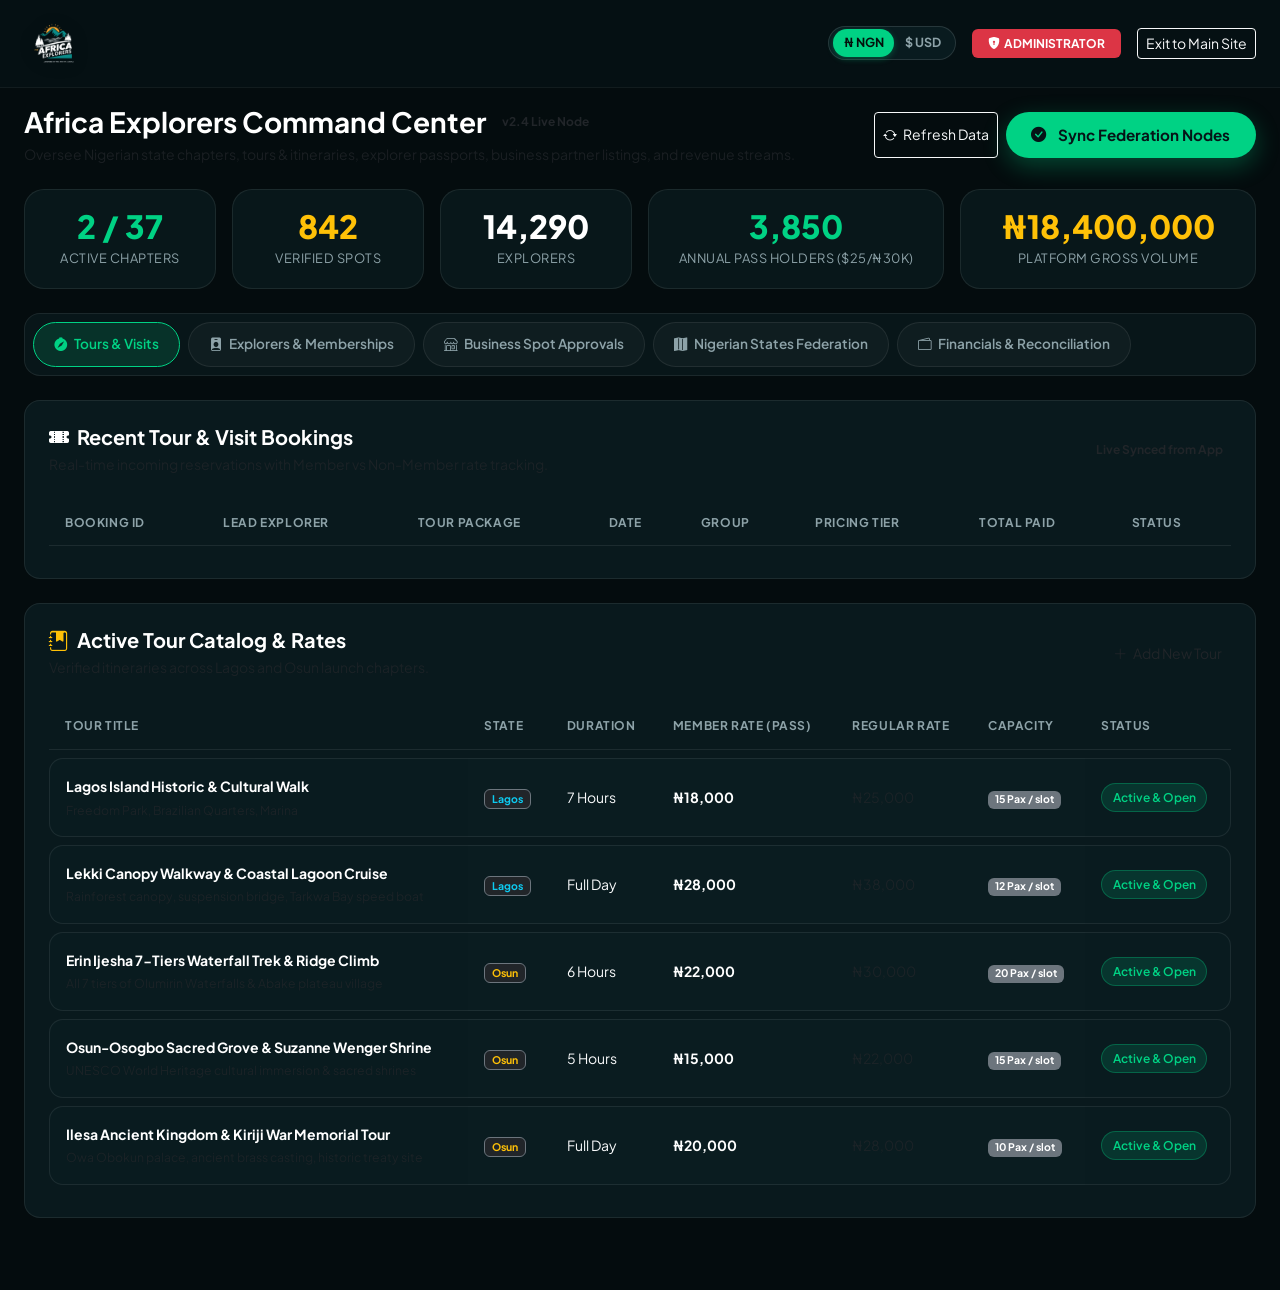
<file: admin.html>
<!DOCTYPE html>
<html lang="en">
<head>
  <meta charset="UTF-8">
  <meta name="viewport" content="width=device-width, initial-scale=1.0">
  <title>Admin Portal — The Africa Explorers</title>
  <meta name="description" content="Africa Explorers administrative command center: Nigerian states federation, business spot approvals, tours & visits, explorer passports, and dual-currency financial audits.">

  <!-- Favicon -->
  <link rel="icon" type="image/png" href="assets/logo-white.png">

  <!-- Google Fonts -->
  <link rel="preconnect" href="https://fonts.googleapis.com">
  <link rel="preconnect" href="https://fonts.gstatic.com" crossorigin>
  <link href="https://fonts.googleapis.com/css2?family=Caveat:wght@600;700&family=Plus+Jakarta+Sans:wght@400;500;600;700;800&family=Space+Mono:wght@700&display=swap" rel="stylesheet">

  <!-- Bootstrap 5.3 CSS -->
  <link href="https://cdn.jsdelivr.net/npm/bootstrap@5.3.3/dist/css/bootstrap.min.css" rel="stylesheet">
  <!-- Bootstrap Icons 1.11 -->
  <link rel="stylesheet" href="https://cdn.jsdelivr.net/npm/bootstrap-icons@1.11.3/font/bootstrap-icons.min.css">
  <!-- Custom Core Stylesheet -->
  <link rel="stylesheet" href="style.css">
</head>
<body style="background: #040c0e;">

  <!-- NAVBAR -->
  <nav class="navbar navbar-expand-lg navbar-custom" id="mainNavbar">
    <div class="custom-container d-flex align-items-center justify-content-between">
      <a class="navbar-brand d-flex align-items-center" href="index.html">
        <img src="assets/logo-white.png" alt="Logo" class="navbar-brand-logo">
      </a>
      
      <div class="d-flex align-items-center gap-3">
        <!-- Dual Currency Switcher -->
        <div class="currency-switcher d-flex align-items-center" id="adminCurrencySwitcher">
          <button class="currency-btn active" data-curr="NGN" onclick="toggleCurrency('NGN')">₦ NGN</button>
          <button class="currency-btn" data-curr="USD" onclick="toggleCurrency('USD')">$ USD</button>
        </div>

        <span class="badge bg-danger text-white px-3 py-2"><i class="bi bi-shield-lock-fill me-1"></i>ADMINISTRATOR</span>
        <a href="index.html" class="btn btn-sm btn-outline-light">Exit to Main Site</a>
      </div>
    </div>
  </nav>

  <!-- ADMIN WORKSPACE -->
  <main class="py-5" style="padding-top: 105px !important;">
    <div class="custom-container">
      
      <!-- Admin Header -->
      <div class="d-flex flex-wrap align-items-center justify-content-between gap-3 mb-4">
        <div>
          <div class="d-flex align-items-center gap-2 mb-1">
            <h1 class="h3 fw-bold text-white mb-0">Africa Explorers Command Center</h1>
            <span class="badge bg-mint text-dark fw-bold px-2 py-1">v2.4 Live Node</span>
          </div>
          <p class="text-muted small mb-0">Oversee Nigerian state chapters, tours & itineraries, explorer passports, business partner listings, and revenue streams.</p>
        </div>
        <div class="d-flex gap-2">
          <button class="btn btn-sm btn-outline-light" onclick="if (typeof initAdminPortal === 'function') initAdminPortal(); showToast('Synchronized data from local and ecosystem databases.', 'Refreshed');">
            <i class="bi bi-arrow-repeat me-1"></i> Refresh Data
          </button>
          <button class="btn btn-sm btn-mint" onclick="showToast('Federation sync completed. Lagos and Osun state hubs fully operational.', 'System Synchronized')">
            <i class="bi bi-check-circle-fill me-1"></i> Sync Federation Nodes
          </button>
        </div>
      </div>

      <!-- Overview Stats (Dual Currency Aware) -->
      <div class="row g-3 mb-4">
        <div class="col-lg-2 col-md-4 col-6">
          <div class="dashboard-stat-card">
            <div class="dashboard-stat-number text-mint">2 / 37</div>
            <div class="dashboard-stat-label">Active Chapters</div>
          </div>
        </div>
        <div class="col-lg-2 col-md-4 col-6">
          <div class="dashboard-stat-card">
            <div class="dashboard-stat-number text-warning">842</div>
            <div class="dashboard-stat-label">Verified Spots</div>
          </div>
        </div>
        <div class="col-lg-2 col-md-4 col-6">
          <div class="dashboard-stat-card">
            <div class="dashboard-stat-number text-white">14,290</div>
            <div class="dashboard-stat-label">Explorers</div>
          </div>
        </div>
        <div class="col-lg-3 col-md-6 col-6">
          <div class="dashboard-stat-card">
            <div class="dashboard-stat-number text-mint">3,850</div>
            <div class="dashboard-stat-label">Annual Pass Holders ($25/₦30k)</div>
          </div>
        </div>
        <div class="col-lg-3 col-md-6 col-12">
          <div class="dashboard-stat-card">
            <div class="dashboard-stat-number text-warning" data-ngn-price="18400000">₦18,400,000</div>
            <div class="dashboard-stat-label">Platform Gross Volume</div>
          </div>
        </div>
      </div>

      <!-- Navigation Tabs -->
      <div class="d-flex flex-wrap gap-2 mb-4 p-2 rounded-4" style="background: rgba(12, 32, 36, 0.5); border: 1px solid var(--border-subtle);">
        <button class="admin-tab-btn active" onclick="switchAdminTab('tabTours', this)">
          <i class="bi bi-compass-fill me-1"></i> Tours & Visits
        </button>
        <button class="admin-tab-btn" onclick="switchAdminTab('tabExplorers', this)">
          <i class="bi bi-person-badge-fill me-1"></i> Explorers & Memberships
        </button>
        <button class="admin-tab-btn" onclick="switchAdminTab('tabBiz', this)">
          <i class="bi bi-shop me-1"></i> Business Spot Approvals
        </button>
        <button class="admin-tab-btn" onclick="switchAdminTab('tabStates', this)">
          <i class="bi bi-map-fill me-1"></i> Nigerian States Federation
        </button>
        <button class="admin-tab-btn" onclick="switchAdminTab('tabFinancials', this)">
          <i class="bi bi-wallet2 me-1"></i> Financials & Reconciliation
        </button>
      </div>

      <!-- ============================================================ -->
      <!-- TAB 1: TOURS & VISITS (PRD Sections 17, 18, 19)              -->
      <!-- ============================================================ -->
      <div id="tabTours" class="admin-tab-pane">
        
        <!-- Live Bookings Queue -->
        <div class="p-4 rounded-4 mb-4" style="background: rgba(12, 32, 36, 0.7); border: 1px solid var(--border-subtle);">
          <div class="d-flex flex-wrap justify-content-between align-items-center gap-2 mb-3">
            <div>
              <h2 class="h5 fw-bold text-white mb-1"><i class="bi bi-ticket-perforated-fill text-mint me-2"></i>Recent Tour & Visit Bookings</h2>
              <p class="text-muted small mb-0">Real-time incoming reservations with Member vs Non-Member rate tracking.</p>
            </div>
            <span class="badge bg-mint text-dark fw-bold">Live Synced from App</span>
          </div>

          <div class="table-responsive">
            <table class="admin-table">
              <thead>
                <tr>
                  <th>Booking ID</th>
                  <th>Lead Explorer</th>
                  <th>Tour Package</th>
                  <th>Date</th>
                  <th>Group</th>
                  <th>Pricing Tier</th>
                  <th>Total Paid</th>
                  <th>Status</th>
                </tr>
              </thead>
              <tbody id="adminTourBookingsBody">
                <!-- Dynamically populated by initAdminPortal() -->
              </tbody>
            </table>
          </div>
        </div>

        <!-- Tours Catalog -->
        <div class="p-4 rounded-4 mb-4" style="background: rgba(12, 32, 36, 0.7); border: 1px solid var(--border-subtle);">
          <div class="d-flex justify-content-between align-items-center mb-3">
            <div>
              <h2 class="h5 fw-bold text-white mb-1"><i class="bi bi-journal-bookmark-fill text-warning me-2"></i>Active Tour Catalog & Rates</h2>
              <p class="text-muted small mb-0">Verified itineraries across Lagos and Osun launch chapters.</p>
            </div>
            <button class="btn btn-sm btn-outline-mint" onclick="showToast('Tour creation modal will open in the next release.', 'Tour Creator')">
              <i class="bi bi-plus-lg me-1"></i> Add New Tour
            </button>
          </div>

          <div class="table-responsive">
            <table class="admin-table">
              <thead>
                <tr>
                  <th>Tour Title</th>
                  <th>State</th>
                  <th>Duration</th>
                  <th>Member Rate (Pass)</th>
                  <th>Regular Rate</th>
                  <th>Capacity</th>
                  <th>Status</th>
                </tr>
              </thead>
              <tbody>
                <tr>
                  <td>
                    <strong class="text-white d-block">Lagos Island Historic & Cultural Walk</strong>
                    <span class="text-muted small">Freedom Park, Brazilian Quarters, Marina</span>
                  </td>
                  <td><span class="badge bg-dark border border-secondary text-info">Lagos</span></td>
                  <td class="text-light small">7 Hours</td>
                  <td><strong class="text-mint" data-ngn-price="18000">₦18,000</strong></td>
                  <td><span class="text-muted" data-ngn-price="25000">₦25,000</span></td>
                  <td><span class="badge bg-secondary">15 Pax / slot</span></td>
                  <td><span class="status-badge-approved">Active & Open</span></td>
                </tr>
                <tr>
                  <td>
                    <strong class="text-white d-block">Lekki Canopy Walkway & Coastal Lagoon Cruise</strong>
                    <span class="text-muted small">Rainforest canopy, suspension bridge, Tarkwa Bay speed boat</span>
                  </td>
                  <td><span class="badge bg-dark border border-secondary text-info">Lagos</span></td>
                  <td class="text-light small">Full Day</td>
                  <td><strong class="text-mint" data-ngn-price="28000">₦28,000</strong></td>
                  <td><span class="text-muted" data-ngn-price="38000">₦38,000</span></td>
                  <td><span class="badge bg-secondary">12 Pax / slot</span></td>
                  <td><span class="status-badge-approved">Active & Open</span></td>
                </tr>
                <tr>
                  <td>
                    <strong class="text-white d-block">Erin Ijesha 7-Tiers Waterfall Trek & Ridge Climb</strong>
                    <span class="text-muted small">All 7 tiers of Olumirin Waterfalls & Abake plateau village</span>
                  </td>
                  <td><span class="badge bg-dark border border-secondary text-warning">Osun</span></td>
                  <td class="text-light small">6 Hours</td>
                  <td><strong class="text-mint" data-ngn-price="22000">₦22,000</strong></td>
                  <td><span class="text-muted" data-ngn-price="30000">₦30,000</span></td>
                  <td><span class="badge bg-secondary">20 Pax / slot</span></td>
                  <td><span class="status-badge-approved">Active & Open</span></td>
                </tr>
                <tr>
                  <td>
                    <strong class="text-white d-block">Osun-Osogbo Sacred Grove & Suzanne Wenger Shrine</strong>
                    <span class="text-muted small">UNESCO World Heritage cultural immersion & sacred shrines</span>
                  </td>
                  <td><span class="badge bg-dark border border-secondary text-warning">Osun</span></td>
                  <td class="text-light small">5 Hours</td>
                  <td><strong class="text-mint" data-ngn-price="15000">₦15,000</strong></td>
                  <td><span class="text-muted" data-ngn-price="22000">₦22,000</span></td>
                  <td><span class="badge bg-secondary">15 Pax / slot</span></td>
                  <td><span class="status-badge-approved">Active & Open</span></td>
                </tr>
                <tr>
                  <td>
                    <strong class="text-white d-block">Ilesa Ancient Kingdom & Kiriji War Memorial Tour</strong>
                    <span class="text-muted small">Owa Obokun palace, ancient brass casting, historic treaty site</span>
                  </td>
                  <td><span class="badge bg-dark border border-secondary text-warning">Osun</span></td>
                  <td class="text-light small">Full Day</td>
                  <td><strong class="text-mint" data-ngn-price="20000">₦20,000</strong></td>
                  <td><span class="text-muted" data-ngn-price="28000">₦28,000</span></td>
                  <td><span class="badge bg-secondary">10 Pax / slot</span></td>
                  <td><span class="status-badge-approved">Active & Open</span></td>
                </tr>
              </tbody>
            </table>
          </div>
        </div>

      </div>

      <!-- ============================================================ -->
      <!-- TAB 2: EXPLORERS & CITIZEN PASSPORTS (PRD Sections 2, 7, 28) -->
      <!-- ============================================================ -->
      <div id="tabExplorers" class="admin-tab-pane d-none">
        <div class="p-4 rounded-4 mb-4" style="background: rgba(12, 32, 36, 0.7); border: 1px solid var(--border-subtle);">
          <div class="d-flex flex-wrap justify-content-between align-items-center gap-2 mb-3">
            <div>
              <h2 class="h5 fw-bold text-white mb-1"><i class="bi bi-person-lines-fill text-mint me-2"></i>Universal Explorer Identity & Passport Registry</h2>
              <p class="text-muted small mb-0">Audit citizen identity designations (Explorer in Home State vs Visitor), Annual Passes, and privileges.</p>
            </div>
            <div class="d-flex align-items-center gap-2">
              <span class="badge bg-dark border border-secondary text-light">3,850 Annual Passes</span>
              <span class="badge bg-dark border border-secondary text-muted">10,440 Standard</span>
            </div>
          </div>

          <div class="table-responsive">
            <table class="admin-table">
              <thead>
                <tr>
                  <th>Passport No.</th>
                  <th>Explorer Name</th>
                  <th>Home State</th>
                  <th>Citizen Identity Status</th>
                  <th>Pass Tier ($25/₦30k)</th>
                  <th>Joined</th>
                  <th>Admin Action</th>
                </tr>
              </thead>
              <tbody id="adminExplorersBody">
                <!-- Dynamically populated by initAdminPortal() -->
              </tbody>
            </table>
          </div>
        </div>
      </div>

      <!-- ============================================================ -->
      <!-- TAB 3: BUSINESS SPOT APPROVALS (PRD Sections 3, 21, 23)      -->
      <!-- ============================================================ -->
      <div id="tabBiz" class="admin-tab-pane d-none">
        <div class="p-4 rounded-4 mb-4" style="background: rgba(12, 32, 36, 0.7); border: 1px solid var(--border-subtle);">
          <div class="d-flex flex-wrap justify-content-between align-items-center gap-2 mb-3">
            <div>
              <h2 class="h5 fw-bold text-white mb-1"><i class="bi bi-shop-window text-warning me-2"></i>Business Listings Moderation & Spot Approvals</h2>
              <p class="text-muted small mb-0">Review submissions across the 8 PRD categories: Attractions, Accommodation, Food, Nightlife, Entertainment, Lifestyle, Shopping, Work.</p>
            </div>
            <div class="d-flex gap-2">
              <span class="badge bg-warning text-dark fw-bold">Moderation Queue Active</span>
            </div>
          </div>

          <div class="table-responsive">
            <table class="admin-table">
              <thead>
                <tr>
                  <th>Business Name & Contact</th>
                  <th>Category (8 PRD)</th>
                  <th>Location</th>
                  <th>Listing Plan</th>
                  <th>Status</th>
                  <th>Actions</th>
                </tr>
              </thead>
              <tbody id="adminBizBody">
                <!-- Row 1 -->
                <tr id="bizRow1">
                  <td>
                    <strong class="text-white">Zenith Grand Hotel & Suites</strong>
                    <div class="small text-muted">+234 806 888 9900 &bull; reservations@zenithhotel.ng</div>
                  </td>
                  <td><span class="badge bg-dark border border-secondary text-warning">Accommodation</span></td>
                  <td>Osun (Ilesa)</td>
                  <td><span class="text-mint small fw-bold">Premium Spotlight</span></td>
                  <td><span class="status-badge-pending">Pending Review</span></td>
                  <td class="admin-action-btns">
                    <div class="d-flex gap-1">
                      <button class="btn btn-sm btn-mint" onclick="adminApproveListing('BIZ-8201', 'bizRow1')"><i class="bi bi-check2"></i> Approve</button>
                      <button class="btn btn-sm btn-outline-danger" onclick="adminRejectListing('BIZ-8201', 'bizRow1')"><i class="bi bi-x"></i> Reject</button>
                    </div>
                  </td>
                </tr>

                <!-- Row 2 -->
                <tr id="bizRow2">
                  <td>
                    <strong class="text-white">The Haven Luxury Penthouse</strong>
                    <div class="small text-muted">+234 814 555 6677 &bull; info@thehavenikoyi.com</div>
                  </td>
                  <td><span class="badge bg-dark border border-secondary text-mint">Accommodation</span></td>
                  <td>Lagos (Old Ikoyi)</td>
                  <td><span class="text-warning small fw-bold">Featured Partner</span></td>
                  <td><span class="status-badge-pending">Pending Review</span></td>
                  <td class="admin-action-btns">
                    <div class="d-flex gap-1">
                      <button class="btn btn-sm btn-mint" onclick="adminApproveListing('BIZ-4921', 'bizRow2')"><i class="bi bi-check2"></i> Approve</button>
                      <button class="btn btn-sm btn-outline-danger" onclick="adminRejectListing('BIZ-4921', 'bizRow2')"><i class="bi bi-x"></i> Reject</button>
                    </div>
                  </td>
                </tr>

                <!-- Row 3 -->
                <tr id="bizRow3">
                  <td>
                    <strong class="text-white">Amala Heritage Kitchen</strong>
                    <div class="small text-muted">+234 803 999 0011 &bull; contact@amalaheritage.com</div>
                  </td>
                  <td><span class="badge bg-dark border border-secondary text-danger">Food & Dining</span></td>
                  <td>Osun (Osogbo)</td>
                  <td><span class="text-light small">Basic Directory</span></td>
                  <td><span class="status-badge-approved">Approved & Live</span></td>
                  <td class="admin-action-btns">
                    <span class="text-mint small fw-bold"><i class="bi bi-check-circle-fill me-1"></i> Published</span>
                  </td>
                </tr>

                <!-- Row 4 -->
                <tr id="bizRow4">
                  <td>
                    <strong class="text-white">Terra Kulture Co-Working & Arts</strong>
                    <div class="small text-muted">+234 802 111 2233 &bull; spaces@terrakulture.com</div>
                  </td>
                  <td><span class="badge bg-dark border border-secondary text-info">Work & Co-Working</span></td>
                  <td>Lagos (Victoria Island)</td>
                  <td><span class="text-warning small fw-bold">Featured Partner</span></td>
                  <td><span class="status-badge-approved">Approved & Live</span></td>
                  <td class="admin-action-btns">
                    <span class="text-mint small fw-bold"><i class="bi bi-check-circle-fill me-1"></i> Published</span>
                  </td>
                </tr>
              </tbody>
            </table>
          </div>
        </div>
      </div>

      <!-- ============================================================ -->
      <!-- TAB 4: NIGERIAN STATES FEDERATION (PRD Sections 2, 4)        -->
      <!-- ============================================================ -->
      <div id="tabStates" class="admin-tab-pane d-none">
        <div class="p-4 rounded-4 mb-4" style="background: rgba(12, 32, 36, 0.7); border: 1px solid var(--border-subtle);">
          <div class="d-flex flex-wrap justify-content-between align-items-center gap-2 mb-3">
            <div>
              <h2 class="h5 fw-bold text-white mb-1"><i class="bi bi-diagram-3-fill text-mint me-2"></i>Federation Deployment (36 States + FCT)</h2>
              <p class="text-muted small mb-0">Initial rollout is locked to Lagos and Osun. Toggle states to unlock chapters as local teams onboard.</p>
            </div>
            <span class="badge bg-mint text-dark fw-bold">2 Live &bull; 35 In Waitlist Pipeline</span>
          </div>

          <div class="row g-3">
            <!-- Active Launch State 1 -->
            <div class="col-md-4 col-12">
              <div class="p-3 rounded-3 d-flex align-items-center justify-content-between" style="background: rgba(0, 210, 132, 0.1); border: 1px solid var(--mint-primary);">
                <div>
                  <strong class="text-white d-block">Lagos State</strong>
                  <span class="small text-mint">Active Launch Hub &bull; 14,800 Explorers</span>
                </div>
                <button class="btn btn-sm btn-mint fw-bold" onclick="adminToggleState('Lagos', this)">Active (Live)</button>
              </div>
            </div>

            <!-- Active Launch State 2 -->
            <div class="col-md-4 col-12">
              <div class="p-3 rounded-3 d-flex align-items-center justify-content-between" style="background: rgba(0, 210, 132, 0.1); border: 1px solid var(--mint-primary);">
                <div>
                  <strong class="text-white d-block">Osun State</strong>
                  <span class="small text-mint">Active Launch Hub &bull; 6,200 Explorers</span>
                </div>
                <button class="btn btn-sm btn-mint fw-bold" onclick="adminToggleState('Osun', this)">Active (Live)</button>
              </div>
            </div>

            <!-- Pipeline State 3 -->
            <div class="col-md-4 col-12">
              <div class="p-3 rounded-3 d-flex align-items-center justify-content-between" style="background: rgba(255, 255, 255, 0.03); border: 1px solid rgba(255, 255, 255, 0.08);">
                <div>
                  <strong class="text-light d-block">Federal Capital Territory (Abuja)</strong>
                  <span class="small text-muted">Waitlist: 7,850 Explorers</span>
                </div>
                <button class="btn btn-sm btn-outline-secondary" onclick="adminToggleState('Abuja FCT', this)">Coming Soon</button>
              </div>
            </div>

            <!-- Pipeline State 4 -->
            <div class="col-md-4 col-12">
              <div class="p-3 rounded-3 d-flex align-items-center justify-content-between" style="background: rgba(255, 255, 255, 0.03); border: 1px solid rgba(255, 255, 255, 0.08);">
                <div>
                  <strong class="text-light d-block">Ogun State</strong>
                  <span class="small text-muted">Waitlist: 3,410 Explorers</span>
                </div>
                <button class="btn btn-sm btn-outline-secondary" onclick="adminToggleState('Ogun', this)">Coming Soon</button>
              </div>
            </div>

            <!-- Pipeline State 5 -->
            <div class="col-md-4 col-12">
              <div class="p-3 rounded-3 d-flex align-items-center justify-content-between" style="background: rgba(255, 255, 255, 0.03); border: 1px solid rgba(255, 255, 255, 0.08);">
                <div>
                  <strong class="text-light d-block">Rivers State</strong>
                  <span class="small text-muted">Waitlist: 2,890 Explorers</span>
                </div>
                <button class="btn btn-sm btn-outline-secondary" onclick="adminToggleState('Rivers', this)">Coming Soon</button>
              </div>
            </div>

            <!-- Pipeline State 6 -->
            <div class="col-md-4 col-12">
              <div class="p-3 rounded-3 d-flex align-items-center justify-content-between" style="background: rgba(255, 255, 255, 0.03); border: 1px solid rgba(255, 255, 255, 0.08);">
                <div>
                  <strong class="text-light d-block">Cross River State</strong>
                  <span class="small text-muted">Waitlist: 2,450 Explorers</span>
                </div>
                <button class="btn btn-sm btn-outline-secondary" onclick="adminToggleState('Cross River', this)">Coming Soon</button>
              </div>
            </div>

            <!-- Pipeline State 7 -->
            <div class="col-md-4 col-12">
              <div class="p-3 rounded-3 d-flex align-items-center justify-content-between" style="background: rgba(255, 255, 255, 0.03); border: 1px solid rgba(255, 255, 255, 0.08);">
                <div>
                  <strong class="text-light d-block">Enugu State</strong>
                  <span class="small text-muted">Waitlist: 2,150 Explorers</span>
                </div>
                <button class="btn btn-sm btn-outline-secondary" onclick="adminToggleState('Enugu', this)">Coming Soon</button>
              </div>
            </div>

            <!-- Pipeline State 8 -->
            <div class="col-md-4 col-12">
              <div class="p-3 rounded-3 d-flex align-items-center justify-content-between" style="background: rgba(255, 255, 255, 0.03); border: 1px solid rgba(255, 255, 255, 0.08);">
                <div>
                  <strong class="text-light d-block">Kano State</strong>
                  <span class="small text-muted">Waitlist: 1,940 Explorers</span>
                </div>
                <button class="btn btn-sm btn-outline-secondary" onclick="adminToggleState('Kano', this)">Coming Soon</button>
              </div>
            </div>

            <!-- Pipeline State 9 -->
            <div class="col-md-4 col-12">
              <div class="p-3 rounded-3 d-flex align-items-center justify-content-between" style="background: rgba(255, 255, 255, 0.03); border: 1px solid rgba(255, 255, 255, 0.08);">
                <div>
                  <strong class="text-light d-block">Plateau State</strong>
                  <span class="small text-muted">Waitlist: 1,820 Explorers</span>
                </div>
                <button class="btn btn-sm btn-outline-secondary" onclick="adminToggleState('Plateau', this)">Coming Soon</button>
              </div>
            </div>
          </div>
        </div>
      </div>

      <!-- ============================================================ -->
      <!-- TAB 5: FINANCIALS & RECONCILIATION (PRD Sections 7, 23, 41)  -->
      <!-- ============================================================ -->
      <div id="tabFinancials" class="admin-tab-pane d-none">
        <div class="p-4 rounded-4 mb-4" style="background: rgba(12, 32, 36, 0.7); border: 1px solid var(--border-subtle);">
          <div class="d-flex flex-wrap justify-content-between align-items-center gap-2 mb-3">
            <div>
              <h2 class="h5 fw-bold text-white mb-1"><i class="bi bi-cash-stack text-mint me-2"></i>Ecosystem Revenue & Dual-Currency Reconciliation</h2>
              <p class="text-muted small mb-0">Financial streams categorized by Membership Passes ($25/₦30k), Tour bookings, and Business subscriptions.</p>
            </div>
            <div class="text-end">
              <span class="text-muted small">Dual Rate Benchmark:</span>
              <span class="badge bg-dark border border-secondary text-warning ms-1">$1.00 USD = ₦1,200 NGN</span>
            </div>
          </div>

          <div class="row g-3 mb-4">
            <div class="col-md-4 col-12">
              <div class="p-3 rounded-3" style="background: rgba(0, 210, 132, 0.05); border: 1px solid rgba(0, 210, 132, 0.2);">
                <div class="text-muted small mb-1">Annual Passes Revenue (3,850 Members)</div>
                <h3 class="h4 fw-bold text-mint mb-1" data-ngn-price="115500000">₦115,500,000</h3>
                <span class="text-muted small">₦30,000 / $25 per explorer annually</span>
              </div>
            </div>

            <div class="col-md-4 col-12">
              <div class="p-3 rounded-3" style="background: rgba(245, 166, 35, 0.05); border: 1px solid rgba(245, 166, 35, 0.2);">
                <div class="text-muted small mb-1">Tours & Visits Volume (142 Bookings)</div>
                <h3 class="h4 fw-bold text-warning mb-1" data-ngn-price="12450000">₦12,450,000</h3>
                <span class="text-muted small">15% platform commission: <strong class="text-light" data-ngn-price="1867500">₦1,867,500</strong></span>
              </div>
            </div>

            <div class="col-md-4 col-12">
              <div class="p-3 rounded-3" style="background: rgba(56, 189, 248, 0.05); border: 1px solid rgba(56, 189, 248, 0.2);">
                <div class="text-muted small mb-1">Business Partner Subscriptions (842 Spots)</div>
                <h3 class="h4 fw-bold text-info mb-1" data-ngn-price="16840000">₦16,840,000</h3>
                <span class="text-muted small">Basic, Premium & Featured monthly billing</span>
              </div>
            </div>
          </div>

          <!-- Transaction Audit Table -->
          <div class="table-responsive">
            <table class="admin-table">
              <thead>
                <tr>
                  <th>Transaction Ref</th>
                  <th>Source Channel</th>
                  <th>Explorer / Business</th>
                  <th>Date & Time</th>
                  <th>Amount</th>
                  <th>Settlement Status</th>
                </tr>
              </thead>
              <tbody>
                <tr>
                  <td><code class="text-mint">TX-90218-MBR</code></td>
                  <td><span class="badge bg-mint text-dark">Annual Pass Pass ($25)</span></td>
                  <td class="text-white">Tunde Adeleke</td>
                  <td class="text-muted small">Today, 09:42 AM</td>
                  <td><strong class="text-mint" data-ngn-price="30000">₦30,000</strong></td>
                  <td><span class="status-badge-approved">Settled (Paystack)</span></td>
                </tr>
                <tr>
                  <td><code class="text-mint">TX-89104-TUR</code></td>
                  <td><span class="badge bg-warning text-dark">Erin Ijesha Tour Booking</span></td>
                  <td class="text-white">Amara Nwosu (4 Pax)</td>
                  <td class="text-muted small">Yesterday, 04:15 PM</td>
                  <td><strong class="text-warning" data-ngn-price="88000">₦88,000</strong></td>
                  <td><span class="status-badge-approved">Settled (Escrow)</span></td>
                </tr>
                <tr>
                  <td><code class="text-mint">TX-88421-BIZ</code></td>
                  <td><span class="badge bg-info text-dark">Featured Partner Tier</span></td>
                  <td class="text-white">The Haven Luxury Penthouse</td>
                  <td class="text-muted small">Yesterday, 11:20 AM</td>
                  <td><strong class="text-info" data-ngn-price="75000">₦75,000</strong></td>
                  <td><span class="status-badge-approved">Settled (Stripe/Card)</span></td>
                </tr>
                <tr>
                  <td><code class="text-mint">TX-87910-MBR</code></td>
                  <td><span class="badge bg-mint text-dark">Annual Pass Pass ($25)</span></td>
                  <td class="text-white">Ngozi Eze</td>
                  <td class="text-muted small">2 days ago, 02:30 PM</td>
                  <td><strong class="text-mint" data-ngn-price="30000">₦30,000</strong></td>
                  <td><span class="status-badge-approved">Settled (Paystack)</span></td>
                </tr>
              </tbody>
            </table>
          </div>
        </div>
      </div>

    </div>
  </main>

  <!-- Toast -->
  <div class="toast-container position-fixed bottom-0 end-0 p-3" style="z-index: 1090;">
    <div id="liveToast" class="toast align-items-center border-0 text-white" style="background: #092127; border: 1px solid rgba(0,210,132,0.4) !important;">
      <div class="toast-header" style="background: rgba(0,210,132,0.1); color: #fff;">
        <i id="toastIcon" class="bi bi-shield-lock-fill text-mint me-2"></i>
        <strong class="me-auto" id="toastTitle">Admin System</strong>
        <button type="button" class="btn-close btn-close-white" data-bs-dismiss="toast"></button>
      </div>
      <div class="toast-body small" id="toastBody"></div>
    </div>
  </div>

  <script src="https://cdn.jsdelivr.net/npm/bootstrap@5.3.3/dist/js/bootstrap.bundle.min.js"></script>
  <script src="script.js"></script>
</body>
</html>
</file>
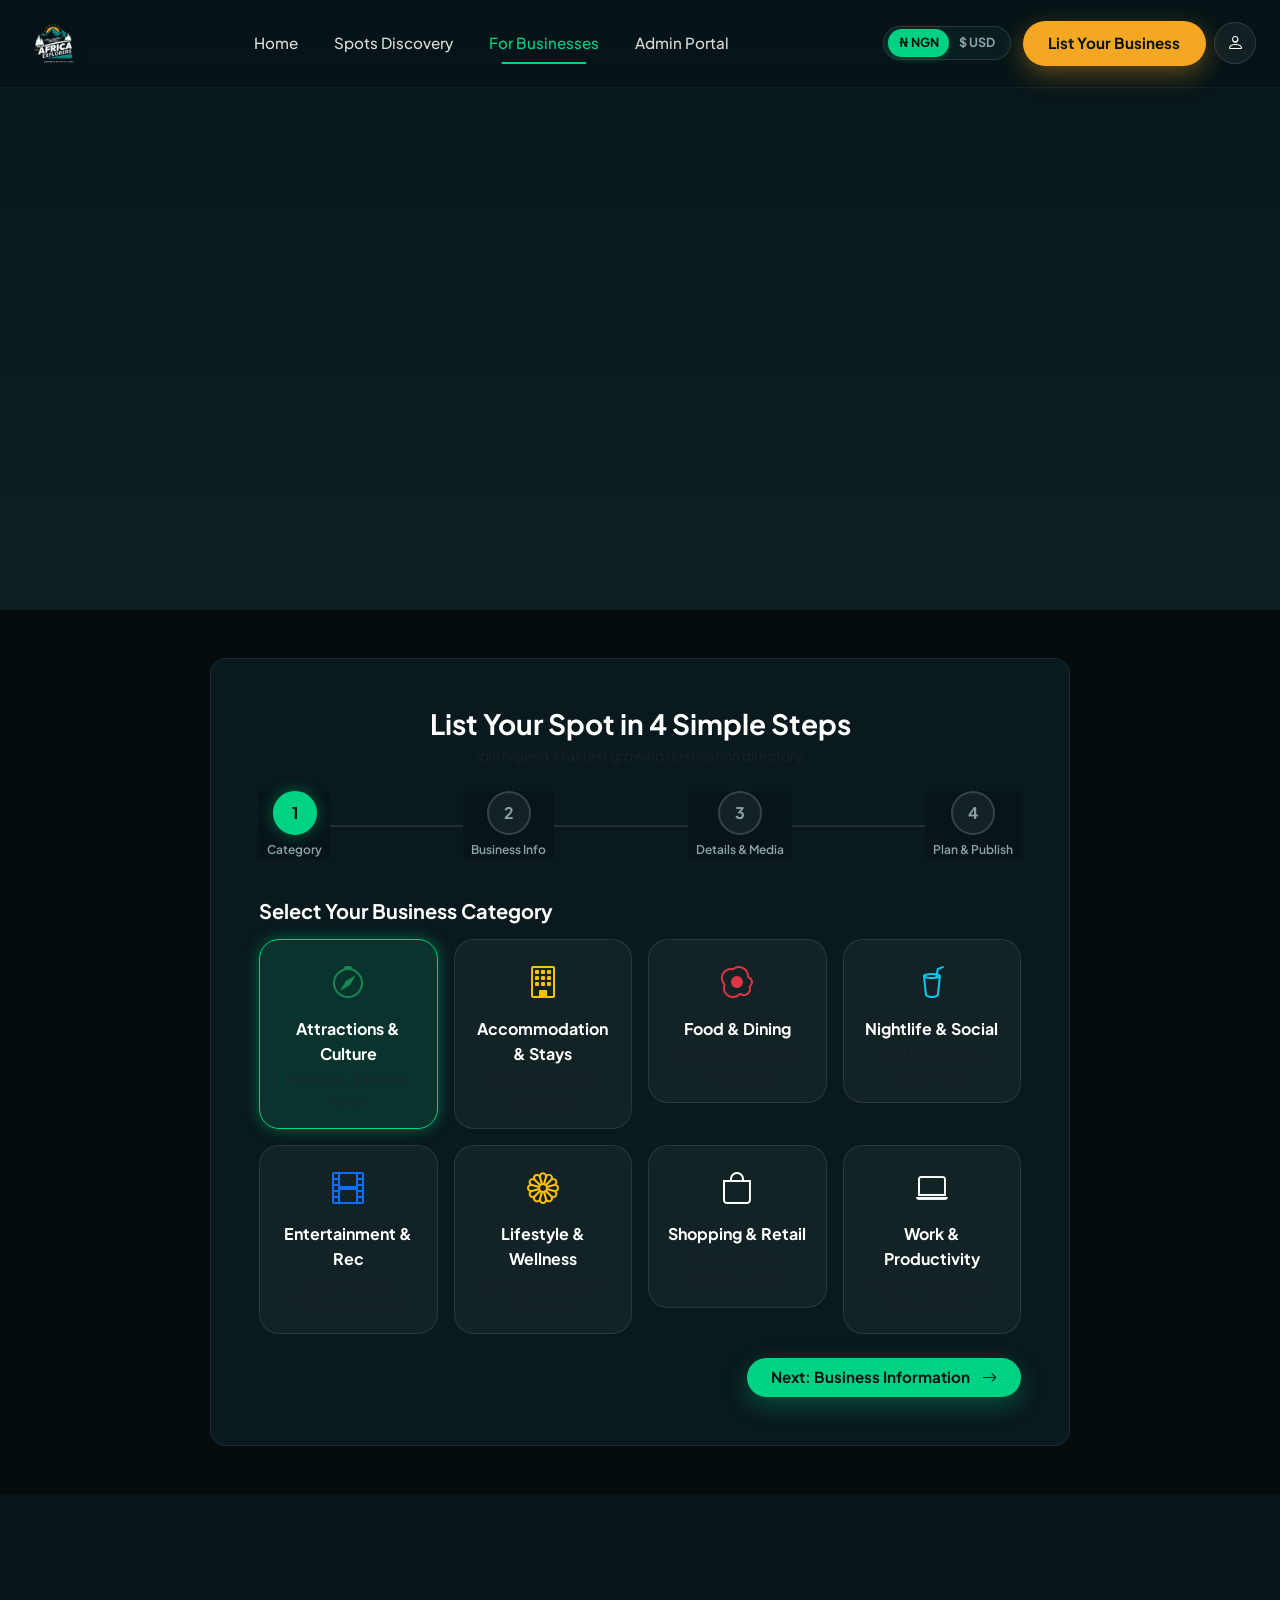
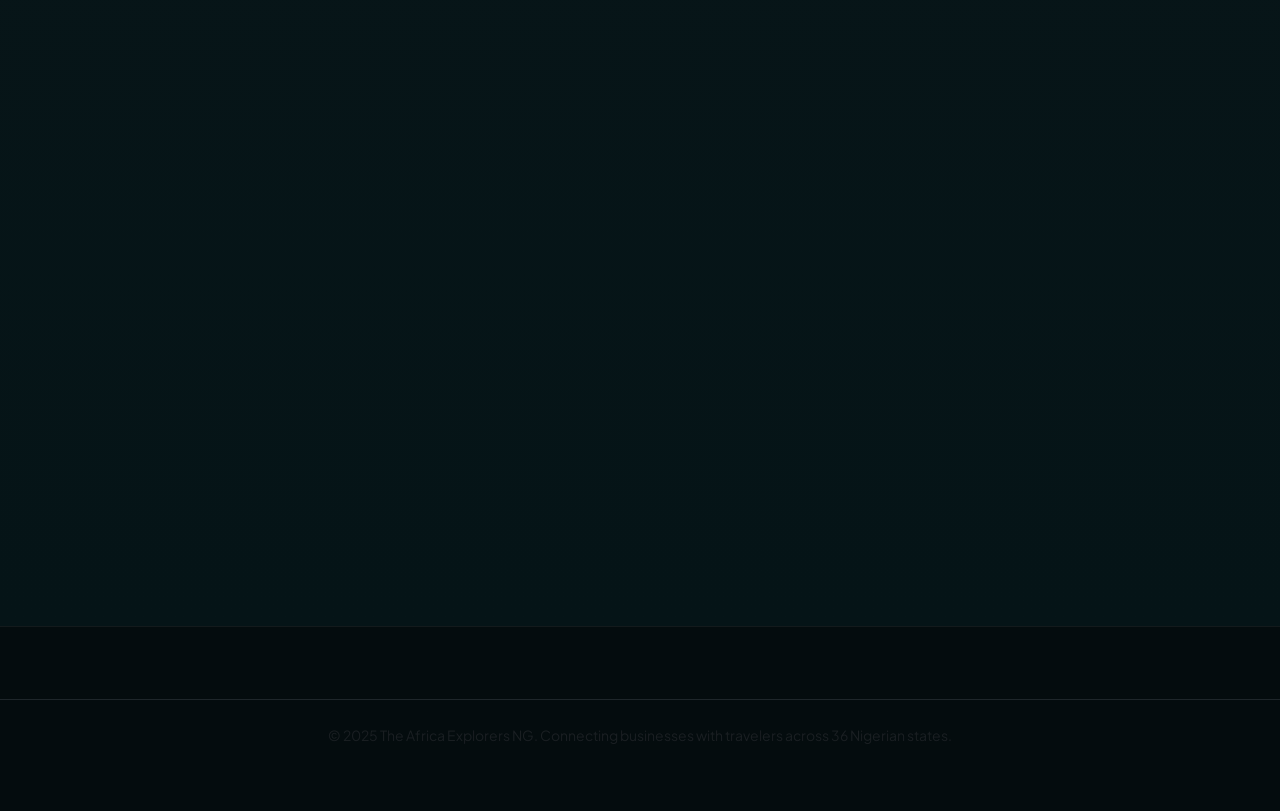
<file: business.html>
<!DOCTYPE html>
<html lang="en">
<head>
  <meta charset="UTF-8">
  <meta name="viewport" content="width=device-width, initial-scale=1.0">
  <title>List Your Business / Spot — The Africa Explorers</title>
  <meta name="description" content="List your hotel, shortlet, restaurant, bar, or tourist attraction on The Africa Explorers. Get discovered by thousands of active travelers visiting your state.">

  <!-- Favicon -->
  <link rel="icon" type="image/png" href="assets/logo-white.png">

  <!-- Google Fonts -->
  <link rel="preconnect" href="https://fonts.googleapis.com">
  <link rel="preconnect" href="https://fonts.gstatic.com" crossorigin>
  <link href="https://fonts.googleapis.com/css2?family=Caveat:wght@600;700&family=Plus+Jakarta+Sans:wght@400;500;600;700;800&family=Space+Mono:wght@700&display=swap" rel="stylesheet">

  <!-- Bootstrap 5.3 CSS -->
  <link href="https://cdn.jsdelivr.net/npm/bootstrap@5.3.3/dist/css/bootstrap.min.css" rel="stylesheet">
  <!-- Bootstrap Icons 1.11 -->
  <link rel="stylesheet" href="https://cdn.jsdelivr.net/npm/bootstrap-icons@1.11.3/font/bootstrap-icons.min.css">
  <!-- Custom Core Stylesheet -->
  <link rel="stylesheet" href="style.css">

  <style>
    .business-cat-btn {
      background: rgba(255, 255, 255, 0.04);
      border: 1.5px solid rgba(255, 255, 255, 0.1);
      border-radius: var(--radius-lg);
      padding: 1rem;
      text-align: center;
      cursor: pointer;
      transition: var(--transition-fast);
      color: #ffffff;
    }
    .business-cat-btn:hover {
      background: rgba(255, 255, 255, 0.08);
      border-color: var(--mint-primary);
    }
    .business-cat-btn.active {
      background: rgba(0, 210, 132, 0.15);
      border-color: var(--mint-primary);
      box-shadow: 0 0 15px var(--mint-glow);
    }
  </style>
</head>
<body style="background: #040c0e;">

  <!-- ======================================================================
       NAVBAR
       ====================================================================== -->
  <nav class="navbar navbar-expand-lg navbar-custom" id="mainNavbar">
    <div class="custom-container d-flex align-items-center justify-content-between">
      
      <a class="navbar-brand d-flex align-items-center" href="index.html" title="The Africa Explorers">
        <img src="assets/logo-white.png" alt="The Africa Explorers Logo" class="navbar-brand-logo">
      </a>

      <!-- Desktop Links -->
      <div class="collapse navbar-collapse justify-content-center d-none d-lg-flex">
        <ul class="navbar-nav align-items-center gap-1">
          <li class="nav-item"><a class="nav-link nav-link-custom" href="index.html">Home</a></li>
          <li class="nav-item"><a class="nav-link nav-link-custom" href="spots.html">Spots Discovery</a></li>
          <li class="nav-item"><a class="nav-link nav-link-custom active text-warning" href="business.html">For Businesses</a></li>
          <li class="nav-item"><a class="nav-link nav-link-custom" href="admin.html">Admin Portal</a></li>
        </ul>
      </div>

      <!-- Action Items -->
      <div class="nav-actions d-flex align-items-center gap-2">
        <!-- Dual Currency Switcher -->
        <div class="currency-switcher me-1" role="group" aria-label="Currency Switcher">
          <button type="button" class="currency-btn active" id="currNGN" onclick="toggleCurrency('NGN')">₦ NGN</button>
          <button type="button" class="currency-btn" id="currUSD" onclick="toggleCurrency('USD')">$ USD</button>
        </div>
        <a href="#listingWizard" class="btn btn-gold btn-mint-sm d-none d-sm-inline-flex">List Your Business</a>
        <a href="dashboard.html" class="nav-action-icon" title="Explorer Dashboard"><i class="bi bi-person"></i></a>
      </div>

    </div>
  </nav>

  <!-- ======================================================================
       HERO: BUSINESS VALUE PROPOSITION
       ====================================================================== -->
  <header class="py-5 position-relative" style="background: linear-gradient(180deg, #071518 0%, #0c2024 100%); padding-top: 110px !important;">
    <div class="custom-container">
      <div class="row align-items-center g-5">
        
        <div class="col-lg-7 col-12 reveal-on-scroll">
          <span class="badge bg-warning text-dark fw-bold px-3 py-1 rounded-pill mb-2 text-uppercase" style="letter-spacing: 1px;">Partner With The Africa Explorers</span>
          <h1 class="hero-title mb-3">
            Get Discovered by <span class="text-warning">Thousands</span> of Nigerian Explorers & Visitors
          </h1>
          <p class="hero-lead mb-4">
            Hotels, shortlets, restaurants, bars, attractions, and local experiences — when travelers explore your state, make sure your spot is what they discover first. Zero booking commissions. Direct WhatsApp leads.
          </p>

          <div class="d-flex flex-wrap gap-3 mb-4">
            <a href="#listingWizard" class="btn btn-gold">
              Start Listing (4 Minutes) <i class="bi bi-arrow-right ms-1"></i>
            </a>
            <a href="#pricingPlans" class="btn btn-outline-pill">
              View Pricing Plans
            </a>
          </div>

          <div class="d-flex flex-wrap gap-4 text-light small">
            <div><i class="bi bi-check-circle-fill text-mint me-1"></i> Direct WhatsApp Leads</div>
            <div><i class="bi bi-check-circle-fill text-mint me-1"></i> Zero Commissions</div>
            <div><i class="bi bi-check-circle-fill text-mint me-1"></i> 36 States Visibility</div>
          </div>
        </div>

        <div class="col-lg-5 col-12 reveal-on-scroll delay-2">
          <!-- Business Analytics Mock Preview Card -->
          <div class="p-4 rounded-4" style="background: rgba(12, 32, 36, 0.9); border: 1.5px solid rgba(245, 166, 35, 0.4); box-shadow: 0 20px 50px rgba(0,0,0,0.6);">
            <div class="d-flex align-items-center justify-content-between mb-3 border-bottom border-secondary border-opacity-25 pb-3">
              <div>
                <span class="small text-muted text-uppercase d-block" style="font-size: 0.7rem;">Verified Spot Preview</span>
                <h4 class="h6 fw-bold text-white mb-0">The Federal Palace Hotel</h4>
              </div>
              <span class="badge bg-mint text-dark fw-bold">ACTIVE</span>
            </div>

            <div class="row g-2 mb-3">
              <div class="col-4">
                <div class="p-2 rounded bg-black bg-opacity-30 text-center">
                  <span class="d-block small text-muted" style="font-size: 0.65rem;">MONTHLY VIEWS</span>
                  <span class="fw-bold text-white fs-5">4,820</span>
                </div>
              </div>
              <div class="col-4">
                <div class="p-2 rounded bg-black bg-opacity-30 text-center">
                  <span class="d-block small text-muted" style="font-size: 0.65rem;">WHATSAPP LEADS</span>
                  <span class="fw-bold text-mint fs-5">342</span>
                </div>
              </div>
              <div class="col-4">
                <div class="p-2 rounded bg-black bg-opacity-30 text-center">
                  <span class="d-block small text-muted" style="font-size: 0.65rem;">DIRECT CALLS</span>
                  <span class="fw-bold text-warning fs-5">188</span>
                </div>
              </div>
            </div>

            <p class="small text-muted mb-0"><i class="bi bi-graph-up-arrow text-mint me-1"></i> <strong>78% of leads</strong> came from visitors traveling from other Nigerian states!</p>
          </div>
        </div>

      </div>
    </div>
  </header>

  <!-- ======================================================================
       ONBOARDING LISTING WIZARD
       ====================================================================== -->
  <section class="py-5" id="listingWizard">
    <div class="custom-container">
      
      <div class="p-4 p-md-5 rounded-4 mx-auto" style="max-width: 860px; background: rgba(12, 32, 36, 0.7); border: 1px solid var(--border-subtle);">
        
        <div class="text-center mb-4">
          <h2 class="h3 fw-bold text-white mb-1">List Your Spot in 4 Simple Steps</h2>
          <p class="text-muted small">Join Nigeria's fastest growing destination directory.</p>
        </div>

        <!-- Wizard Progress Bar -->
        <div class="wizard-steps-track">
          <div class="wizard-step-node active" id="stepNode1">
            <div class="wizard-step-bubble">1</div>
            <span class="wizard-step-title">Category</span>
          </div>
          <div class="wizard-step-node" id="stepNode2">
            <div class="wizard-step-bubble">2</div>
            <span class="wizard-step-title">Business Info</span>
          </div>
          <div class="wizard-step-node" id="stepNode3">
            <div class="wizard-step-bubble">3</div>
            <span class="wizard-step-title">Details & Media</span>
          </div>
          <div class="wizard-step-node" id="stepNode4">
            <div class="wizard-step-bubble">4</div>
            <span class="wizard-step-title">Plan & Publish</span>
          </div>
        </div>

        <!-- STEP 1: CATEGORY SELECTION (PRD SECTION 30) -->
        <div id="wizardStep1">
          <h3 class="h5 fw-bold text-white mb-3">Select Your Business Category</h3>
          <div class="row g-3 mb-4">
            <div class="col-md-3 col-6">
              <div class="business-cat-btn active" onclick="selectBusinessCategory('Attraction', this)">
                <i class="bi bi-compass fs-2 text-success d-block mb-2"></i>
                <strong>Attractions & Culture</strong>
                <span class="d-block small text-muted">Heritage, Galleries, Nature</span>
              </div>
            </div>
            <div class="col-md-3 col-6">
              <div class="business-cat-btn" onclick="selectBusinessCategory('Accommodation', this)">
                <i class="bi bi-building fs-2 text-warning d-block mb-2"></i>
                <strong>Accommodation & Stays</strong>
                <span class="d-block small text-muted">Hotels, Resorts, Shortlets</span>
              </div>
            </div>
            <div class="col-md-3 col-6">
              <div class="business-cat-btn" onclick="selectBusinessCategory('Food', this)">
                <i class="bi bi-egg-fried fs-2 text-danger d-block mb-2"></i>
                <strong>Food & Dining</strong>
                <span class="d-block small text-muted">Local Bukkas, Cafes, Fine Dining</span>
              </div>
            </div>
            <div class="col-md-3 col-6">
              <div class="business-cat-btn" onclick="selectBusinessCategory('Nightlife', this)">
                <i class="bi bi-cup-straw fs-2 text-info d-block mb-2"></i>
                <strong>Nightlife & Social</strong>
                <span class="d-block small text-muted">Rooftops, Clubs, Beach Bars</span>
              </div>
            </div>
            <div class="col-md-3 col-6">
              <div class="business-cat-btn" onclick="selectBusinessCategory('Entertainment', this)">
                <i class="bi bi-film fs-2 text-primary d-block mb-2"></i>
                <strong>Entertainment & Rec</strong>
                <span class="d-block small text-muted">Beach Clubs, Waterparks, Arts</span>
              </div>
            </div>
            <div class="col-md-3 col-6">
              <div class="business-cat-btn" onclick="selectBusinessCategory('Lifestyle', this)">
                <i class="bi bi-flower1 fs-2 text-warning d-block mb-2"></i>
                <strong>Lifestyle & Wellness</strong>
                <span class="d-block small text-muted">Gyms, Spas, Salons, Retreats</span>
              </div>
            </div>
            <div class="col-md-3 col-6">
              <div class="business-cat-btn" onclick="selectBusinessCategory('Shopping', this)">
                <i class="bi bi-bag fs-2 text-mint d-block mb-2"></i>
                <strong>Shopping & Retail</strong>
                <span class="d-block small text-muted">Artisan Crafts, Markets, Malls</span>
              </div>
            </div>
            <div class="col-md-3 col-6">
              <div class="business-cat-btn" onclick="selectBusinessCategory('Work', this)">
                <i class="bi bi-laptop fs-2 text-light d-block mb-2"></i>
                <strong>Work & Productivity</strong>
                <span class="d-block small text-muted">Coworking Spaces, Work Cafes</span>
              </div>
            </div>
          </div>

          <div class="text-end">
            <button class="btn btn-mint fw-bold px-4 py-2" onclick="goToWizardStep(2)">
              Next: Business Information <i class="bi bi-arrow-right ms-1"></i>
            </button>
          </div>
        </div>

        <!-- STEP 2: BUSINESS INFORMATION -->
        <div id="wizardStep2" style="display: none;">
          <h3 class="h5 fw-bold text-white mb-3">Business Information & Location</h3>
          
          <div class="row g-3 mb-4">
            <div class="col-md-6 col-12">
              <label class="form-label small text-light fw-semibold">Business / Spot Name *</label>
              <input type="text" class="form-control form-control-custom" id="bizName" placeholder="e.g. Zen Gardens Boutique Hotel" required>
            </div>
            <div class="col-md-6 col-12">
              <label class="form-label small text-light fw-semibold">State *</label>
              <select class="form-select form-select-custom" id="bizState" required>
                <option value="Lagos" selected>Lagos State</option>
                <option value="Osun">Osun State</option>
                <option value="Ogun">Ogun State</option>
                <option value="Abuja">FCT Abuja</option>
                <option value="Rivers">Rivers State</option>
                <option value="Enugu">Enugu State</option>
              </select>
            </div>
            <div class="col-md-6 col-12">
              <label class="form-label small text-light fw-semibold">City / District *</label>
              <input type="text" class="form-control form-control-custom" id="bizCity" placeholder="e.g. Victoria Island / Ilesa" required>
            </div>
            <div class="col-md-6 col-12">
              <label class="form-label small text-light fw-semibold">Official WhatsApp Number *</label>
              <input type="tel" class="form-control form-control-custom" id="bizPhone" placeholder="+234 800 000 0000" required>
            </div>
            <div class="col-12">
              <label class="form-label small text-light fw-semibold">Physical Street Address</label>
              <input type="text" class="form-control form-control-custom" id="bizAddress" placeholder="e.g. 14 Admirality Way, Lekki Phase 1">
            </div>
            <div class="col-12">
              <label class="form-label small text-light fw-semibold">Short Pitch / Description *</label>
              <textarea class="form-control form-control-custom" id="bizDesc" rows="3" placeholder="Tell travelers why your spot is special, what to expect, and atmosphere..."></textarea>
            </div>
          </div>

          <div class="d-flex justify-content-between">
            <button class="btn btn-outline-light" onclick="goToWizardStep(1)">Back</button>
            <button class="btn btn-mint fw-bold px-4" onclick="goToWizardStep(3)">Next: Details & Media <i class="bi bi-arrow-right ms-1"></i></button>
          </div>
        </div>

        <!-- STEP 3: CATEGORY DETAILS & MEDIA -->
        <div id="wizardStep3" style="display: none;">
          <h3 class="h5 fw-bold text-white mb-2">Category Amenities & Contact Channels</h3>
          <p class="text-muted small mb-4">Specific fields configured automatically for your category.</p>

          <div id="categoryDynamicFields" class="mb-4">
            <div class="row g-3">
              <div class="col-md-6 col-12">
                <label class="form-label small text-light fw-semibold">Room Types Available</label>
                <input type="text" class="form-control form-control-custom" placeholder="e.g. Deluxe, Executive Suite, Penthouse">
              </div>
              <div class="col-md-6 col-12">
                <label class="form-label small text-light fw-semibold">Price Range (per night)</label>
                <input type="text" class="form-control form-control-custom" placeholder="e.g. ₦35,000 - ₦90,000">
              </div>
              <div class="col-12">
                <label class="form-label small text-light fw-semibold">Key Amenities</label>
                <input type="text" class="form-control form-control-custom" placeholder="e.g. Swimming Pool, 24/7 Power, Free Breakfast, High-Speed WiFi">
              </div>
            </div>
          </div>

          <div class="row g-3 mb-4">
            <div class="col-md-6 col-12">
              <label class="form-label small text-light fw-semibold">Website Link (Optional)</label>
              <input type="url" class="form-control form-control-custom" placeholder="https://example.com">
            </div>
            <div class="col-md-6 col-12">
              <label class="form-label small text-light fw-semibold">Instagram Handle</label>
              <input type="text" class="form-control form-control-custom" placeholder="@yourspot">
            </div>
            <div class="col-12">
              <label class="form-label small text-light fw-semibold">Upload Photo Gallery (Simulation)</label>
              <div class="p-4 border border-dashed rounded-3 text-center border-secondary">
                <i class="bi bi-cloud-arrow-up fs-2 text-mint mb-2 d-block"></i>
                <span class="small text-light">Click to upload cover photo & high-res spot pictures</span>
                <span class="d-block small text-muted">PNG, JPG up to 10MB</span>
              </div>
            </div>
          </div>

          <div class="d-flex justify-content-between">
            <button class="btn btn-outline-light" onclick="goToWizardStep(2)">Back</button>
            <button class="btn btn-mint fw-bold px-4" onclick="goToWizardStep(4)">Next: Select Listing Plan <i class="bi bi-arrow-right ms-1"></i></button>
          </div>
        </div>

        <!-- STEP 4: CHOOSE PLAN & PUBLISH (PRD SECTION 31) -->
        <div id="wizardStep4" style="display: none;">
          <h3 class="h5 fw-bold text-white mb-2">Choose Your Listing Plan</h3>
          <p class="text-muted small mb-4">Select a plan to start receiving direct traveler inquiries. (Billed annually, dual currency supported).</p>

          <div class="row g-3 mb-4" id="pricingPlans">
            <!-- Plan 1: Basic Directory -->
            <div class="col-md-4 col-12">
              <div class="listing-plan-card" onclick="selectListingPlan('Basic Listing', '₦15,000/yr', this)">
                <h4 class="h6 fw-bold text-white mb-1">Basic Directory</h4>
                <div class="plan-price mb-2"><span data-ngn-price="15000">₦15,000</span><span> / yr ($12)</span></div>
                <ul class="list-unstyled small text-light mb-0">
                  <li class="mb-2"><i class="bi bi-check2 text-mint me-1"></i> Directory search listing</li>
                  <li class="mb-2"><i class="bi bi-check2 text-mint me-1"></i> Address & phone display</li>
                  <li class="mb-2"><i class="bi bi-check2 text-mint me-1"></i> GPS Map routing</li>
                </ul>
              </div>
            </div>

            <!-- Plan 2: Premium Spotlight -->
            <div class="col-md-4 col-12">
              <div class="listing-plan-card featured-plan" onclick="selectListingPlan('Premium Listing', '₦35,000/yr', this)">
                <span class="badge bg-mint text-dark fw-bold position-absolute top-0 end-0 m-3">MOST POPULAR</span>
                <h4 class="h6 fw-bold text-white mb-1">Premium Spotlight</h4>
                <div class="plan-price mb-2 text-mint"><span data-ngn-price="35000">₦35,000</span><span> / yr ($28)</span></div>
                <ul class="list-unstyled small text-light mb-0">
                  <li class="mb-2"><i class="bi bi-check2 text-mint me-1"></i> <strong>Direct WhatsApp Button</strong></li>
                  <li class="mb-2"><i class="bi bi-check2 text-mint me-1"></i> Verified Partner badge</li>
                  <li class="mb-2"><i class="bi bi-check2 text-mint me-1"></i> Top search placement</li>
                  <li class="mb-2"><i class="bi bi-check2 text-mint me-1"></i> Real-time analytics dashboard</li>
                </ul>
              </div>
            </div>

            <!-- Plan 3: Featured Partner -->
            <div class="col-md-4 col-12">
              <div class="listing-plan-card" onclick="selectListingPlan('Featured Partner', '₦75,000/yr', this)">
                <h4 class="h6 fw-bold text-white mb-1">Featured State Partner</h4>
                <div class="plan-price mb-2 text-warning"><span data-ngn-price="75000">₦75,000</span><span> / yr ($60)</span></div>
                <ul class="list-unstyled small text-light mb-0">
                  <li class="mb-2"><i class="bi bi-check2 text-warning me-1"></i> State page hero placement</li>
                  <li class="mb-2"><i class="bi bi-check2 text-warning me-1"></i> Social media spotlights</li>
                  <li class="mb-2"><i class="bi bi-check2 text-warning me-1"></i> Priority tour package inclusion</li>
                  <li class="mb-2"><i class="bi bi-check2 text-warning me-1"></i> Direct booking button</li>
                </ul>
              </div>
            </div>
          </div>

          <div class="d-flex justify-content-between">
            <button class="btn btn-outline-light" onclick="goToWizardStep(3)">Back</button>
            <button class="btn btn-gold fw-bold px-4 py-3" onclick="submitBusinessListing(event)">
              <i class="bi bi-shield-check me-1"></i> Submit & Activate Spot Listing
            </button>
          </div>
        </div>

      </div>

    </div>
  </section>

  <!-- ======================================================================
       INTERACTIVE PARTNER DASHBOARD (PRD SECTION 33)
       Live performance metrics for registered business partners
       ====================================================================== -->
  <section class="py-5 position-relative" id="partnerDashboard" style="background: linear-gradient(180deg, #071518 0%, #051417 100%);">
    <div class="custom-container reveal-on-scroll">
      
      <div class="d-flex flex-wrap align-items-end justify-content-between gap-3 mb-4">
        <div>
          <div class="section-indicator"></div>
          <span class="badge bg-warning text-dark fw-bold px-3 py-1 rounded-pill mb-2 text-uppercase" style="letter-spacing: 0.8px; font-size: 0.72rem;">Partner Control Center</span>
          <h2 class="section-heading mb-1">Partner Live Performance Dashboard</h2>
          <p class="section-subtitle">Real-time engagement, traveler origins, and direct inquiry leads for your listed spot.</p>
        </div>
        <div class="d-flex gap-2">
          <button class="btn btn-warning btn-sm fw-bold px-3 py-2" data-bs-toggle="modal" data-bs-target="#promoteSpotModal">
            <i class="bi bi-rocket-takeoff-fill me-1"></i> Boost / Promote Spot
          </button>
        </div>
      </div>

      <!-- Partner Profile & Key Metrics Banner -->
      <div class="p-4 rounded-4 mb-4" style="background: rgba(12, 32, 36, 0.85); border: 1.5px solid rgba(245, 166, 35, 0.35); box-shadow: 0 15px 40px rgba(0,0,0,0.5);">
        <div class="d-flex flex-wrap align-items-center justify-content-between gap-3 mb-4 pb-3 border-bottom border-secondary border-opacity-25">
          <div class="d-flex align-items-center gap-3">
            <img src="assets/images/lagos_nightlife.jpg" alt="Federal Palace" class="rounded-3 border border-warning" style="width: 64px; height: 64px; object-fit: cover;">
            <div>
              <div class="d-flex align-items-center gap-2 mb-1">
                <h3 class="h5 fw-bold text-white mb-0">The Federal Palace Hotel & Casino</h3>
                <span class="badge bg-warning text-dark fw-bold" style="font-size: 0.7rem;">FEATURED PARTNER</span>
              </div>
              <div class="small text-muted"><i class="bi bi-geo-alt-fill text-mint me-1"></i> Victoria Island, Lagos &bull; Listing Active through Dec 2026</div>
            </div>
          </div>
          <div class="d-flex align-items-center gap-2">
            <span class="badge bg-mint text-dark fw-bold px-3 py-2"><i class="bi bi-patch-check-fill me-1"></i> 100% VERIFIED</span>
          </div>
        </div>

        <!-- 4 Core Metrics Grid (PRD Section 33) -->
        <div class="row g-3">
          <div class="col-lg-3 col-md-6 col-12">
            <div class="biz-metric-card p-3 rounded-3" style="background: rgba(0, 210, 132, 0.08); border: 1px solid rgba(0, 210, 132, 0.25);">
              <div class="d-flex justify-content-between align-items-center mb-1">
                <span class="small text-muted text-uppercase" style="font-size: 0.72rem;">Monthly Directory Views</span>
                <i class="bi bi-eye-fill text-mint fs-5"></i>
              </div>
              <div class="fs-3 fw-bold text-white mb-1">4,820</div>
              <span class="small text-mint"><i class="bi bi-arrow-up-right"></i> +24% vs last month</span>
            </div>
          </div>

          <div class="col-lg-3 col-md-6 col-12">
            <div class="biz-metric-card p-3 rounded-3" style="background: rgba(245, 166, 35, 0.08); border: 1px solid rgba(245, 166, 35, 0.25);">
              <div class="d-flex justify-content-between align-items-center mb-1">
                <span class="small text-muted text-uppercase" style="font-size: 0.72rem;">Traveler Saves / Bucket Lists</span>
                <i class="bi bi-bookmark-heart-fill text-warning fs-5"></i>
              </div>
              <div class="fs-3 fw-bold text-white mb-1">612</div>
              <span class="small text-warning"><i class="bi bi-arrow-up-right"></i> +18% bookmarked</span>
            </div>
          </div>

          <div class="col-lg-3 col-md-6 col-12">
            <div class="biz-metric-card p-3 rounded-3" style="background: rgba(0, 210, 132, 0.08); border: 1px solid rgba(0, 210, 132, 0.25);">
              <div class="d-flex justify-content-between align-items-center mb-1">
                <span class="small text-muted text-uppercase" style="font-size: 0.72rem;">Direct WhatsApp Inquiries</span>
                <i class="bi bi-whatsapp text-mint fs-5"></i>
              </div>
              <div class="fs-3 fw-bold text-mint mb-1">342</div>
              <span class="small text-mint"><i class="bi bi-arrow-up-right"></i> Direct traveler chats (0% fee)</span>
            </div>
          </div>

          <div class="col-lg-3 col-md-6 col-12">
            <div class="biz-metric-card p-3 rounded-3" style="background: rgba(14, 165, 233, 0.08); border: 1px solid rgba(14, 165, 233, 0.25);">
              <div class="d-flex justify-content-between align-items-center mb-1">
                <span class="small text-muted text-uppercase" style="font-size: 0.72rem;">GPS Direction Requests</span>
                <i class="bi bi-geo-alt-fill text-info fs-5"></i>
              </div>
              <div class="fs-3 fw-bold text-white mb-1">188</div>
              <span class="small text-info"><i class="bi bi-arrow-up-right"></i> Travelers navigated to venue</span>
            </div>
          </div>
        </div>

        <!-- Visitor Geographic Breakdown -->
        <div class="mt-4 pt-3 border-top border-secondary border-opacity-25 row g-3">
          <div class="col-md-8 col-12">
            <h4 class="h6 fw-bold text-white mb-2"><i class="bi bi-pie-chart-fill text-warning me-2"></i>Traveler Origin Breakdown (Cross-State Discovery)</h4>
            <div class="d-flex flex-column gap-2">
              <div>
                <div class="d-flex justify-content-between small text-light mb-1">
                  <span>Visitors traveling from other states (Osun, Oyo, Abuja, Rivers)</span>
                  <strong class="text-mint">73% of leads</strong>
                </div>
                <div class="progress" style="height: 6px; background: rgba(255,255,255,0.1);">
                  <div class="progress-bar bg-mint" style="width: 73%;"></div>
                </div>
              </div>
              <div>
                <div class="d-flex justify-content-between small text-light mb-1">
                  <span>Local Lagos State Explorers</span>
                  <strong class="text-warning">27% of leads</strong>
                </div>
                <div class="progress" style="height: 6px; background: rgba(255,255,255,0.1);">
                  <div class="progress-bar bg-warning" style="width: 27%;"></div>
                </div>
              </div>
            </div>
          </div>
          <div class="col-md-4 col-12 d-flex flex-column justify-content-center">
            <div class="p-3 rounded-3 text-center" style="background: rgba(255,255,255,0.03); border: 1px solid rgba(255,255,255,0.08);">
              <span class="small text-muted d-block mb-1">ESTIMATED COMMISSIONS SAVED</span>
              <span class="fs-4 fw-bold text-mint">₦860,000+</span>
              <span class="small text-muted d-block" style="font-size: 0.72rem;">vs traditional 15-20% OTA booking engines</span>
            </div>
          </div>
        </div>

      </div>

    </div>
  </section>

  <!-- ======================================================================
       SUCCESS MODAL
       ====================================================================== -->
  <div class="modal fade" id="businessSuccessModal" tabindex="-1" aria-hidden="true">
    <div class="modal-dialog modal-dialog-centered">
      <div class="modal-content modal-content-custom text-center p-4">
        <div class="community-icon-circle mx-auto mb-3" style="width: 80px; height: 80px; font-size: 2.5rem; background: rgba(0, 210, 132, 0.2);">
          <i class="bi bi-check2-circle text-mint"></i>
        </div>
        <h3 class="fw-bold text-white mb-1">Spot Successfully Listed!</h3>
        <p class="text-muted small mb-4">
          Your business has been registered and submitted to The Africa Explorers destination network. Explorers in your state will discover your spot immediately.
        </p>

        <div class="d-grid gap-2">
          <a href="spots.html" class="btn btn-mint fw-bold py-2">
            View Spots Directory <i class="bi bi-arrow-right ms-1"></i>
          </a>
          <a href="admin.html" class="btn btn-outline-light py-2">
            Open Admin Approvals Portal
          </a>
        </div>
      </div>
    </div>
  </div>

  <!-- Promote Your Spot Modal (PRD Section 33) -->
  <div class="modal fade" id="promoteSpotModal" tabindex="-1" aria-labelledby="promoteSpotTitle" aria-hidden="true">
    <div class="modal-dialog modal-dialog-centered">
      <div class="modal-content modal-content-custom">
        <div class="modal-header modal-header-custom d-flex justify-content-between align-items-center">
          <div>
            <span class="badge bg-warning text-dark fw-bold px-2 py-0 rounded-pill small mb-1">Partner Marketing</span>
            <h5 class="modal-title fw-bold text-white mb-0" id="promoteSpotTitle">Boost Your Spot Listing</h5>
          </div>
          <button type="button" class="modal-close-btn" data-bs-dismiss="modal" aria-label="Close"><i class="bi bi-x-lg"></i></button>
        </div>
        <div class="modal-body modal-body-custom">
          <p class="small text-muted mb-3">Feature your spot prominently on the State Explorer Hub hero banner and at the top of Spots Discovery results for upcoming weekend explorers.</p>
          <form onsubmit="event.preventDefault(); bootstrap.Modal.getInstance(document.getElementById('promoteSpotModal')).hide(); showToast('Spot boost campaign submitted for review! Our team will contact you on WhatsApp.', 'Campaign Activated');">
            <div class="mb-3">
              <label class="form-label small text-light fw-semibold">Target State Chapter *</label>
              <select class="form-select form-select-custom">
                <option value="Lagos" selected>Lagos State Hub</option>
                <option value="Osun">Osun State Hub</option>
                <option value="All">All Nigerian States</option>
              </select>
            </div>
            <div class="mb-3">
              <label class="form-label small text-light fw-semibold">Campaign Duration *</label>
              <select class="form-select form-select-custom">
                <option value="weekend">Upcoming Weekend (3 Days) — ₦20,000</option>
                <option value="month">Full Month Feature — ₦50,000</option>
                <option value="season">Festival Season Package — ₦120,000</option>
              </select>
            </div>
            <div class="mb-4">
              <label class="form-label small text-light fw-semibold">Promotional Offer for Explorers (Optional)</label>
              <input type="text" class="form-control form-control-custom" placeholder="e.g. 10% off for verified Explorer Passport holders">
            </div>
            <button type="submit" class="btn btn-warning w-100 py-2 fw-bold text-dark">
              Activate Spot Boost <i class="bi bi-rocket-takeoff ms-1"></i>
            </button>
          </form>
        </div>
      </div>
    </div>
  </div>

  <footer class="footer-custom">
    <div class="custom-container text-center py-4 border-top border-secondary border-opacity-25">
      <p class="small text-muted mb-0">© 2025 The Africa Explorers NG. Connecting businesses with travelers across 36 Nigerian states.</p>
    </div>
  </footer>

  <script src="https://cdn.jsdelivr.net/npm/bootstrap@5.3.3/dist/js/bootstrap.bundle.min.js"></script>
  <script src="script.js"></script>
</body>
</html>
</file>
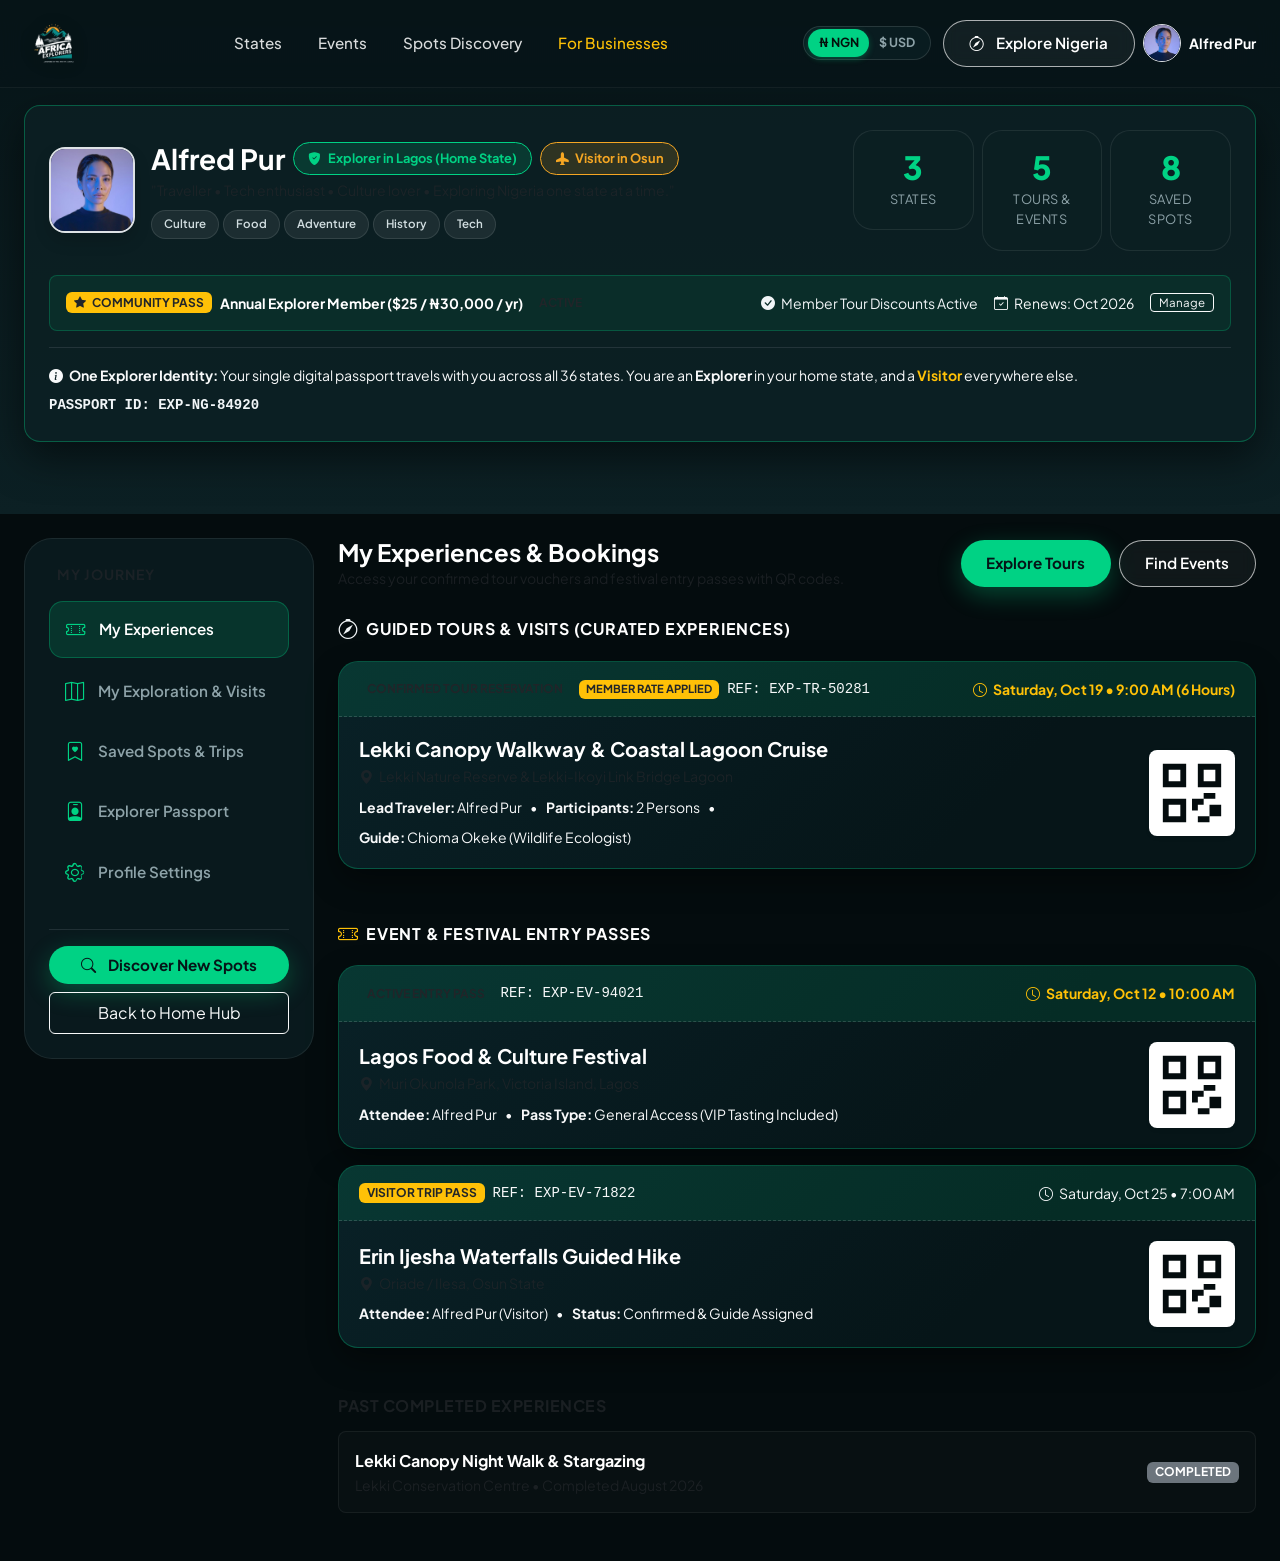
<file: dashboard.html>
<!DOCTYPE html>
<html lang="en">
<head>
  <meta charset="UTF-8">
  <meta name="viewport" content="width=device-width, initial-scale=1.0">
  <title>Explorer Dashboard — The Africa Explorers</title>
  <meta name="description" content="Manage your Explorer Passport, upcoming event tickets, visitor journey across Nigeria, and saved spots on The Africa Explorers.">

  <!-- Favicon -->
  <link rel="icon" type="image/png" href="assets/logo-white.png">

  <!-- Google Fonts -->
  <link rel="preconnect" href="https://fonts.googleapis.com">
  <link rel="preconnect" href="https://fonts.gstatic.com" crossorigin>
  <link href="https://fonts.googleapis.com/css2?family=Caveat:wght@600;700&family=Plus+Jakarta+Sans:wght@400;500;600;700;800&family=Space+Mono:wght@700&display=swap" rel="stylesheet">

  <!-- Bootstrap 5.3 CSS -->
  <link href="https://cdn.jsdelivr.net/npm/bootstrap@5.3.3/dist/css/bootstrap.min.css" rel="stylesheet">
  <!-- Bootstrap Icons 1.11 -->
  <link rel="stylesheet" href="https://cdn.jsdelivr.net/npm/bootstrap-icons@1.11.3/font/bootstrap-icons.min.css">
  <!-- Custom Core Stylesheet -->
  <link rel="stylesheet" href="style.css">

  <style>
    .qr-box {
      background: #ffffff;
      padding: 8px;
      border-radius: 8px;
      display: inline-flex;
    }
  </style>
</head>
<body style="background: #040c0e;">

  <!-- ======================================================================
       NAVBAR
       ====================================================================== -->
  <nav class="navbar navbar-expand-lg navbar-custom" id="mainNavbar">
    <div class="custom-container d-flex align-items-center justify-content-between">
      
      <a class="navbar-brand d-flex align-items-center" href="index.html" title="The Africa Explorers">
        <img src="assets/logo-white.png" alt="The Africa Explorers Logo" class="navbar-brand-logo">
      </a>

      <!-- Desktop Links -->
      <div class="collapse navbar-collapse justify-content-center d-none d-lg-flex">
        <ul class="navbar-nav align-items-center gap-1">
          <li class="nav-item"><a class="nav-link nav-link-custom" href="index.html#states-section">States</a></li>
          <li class="nav-item"><a class="nav-link nav-link-custom" href="index.html#events-section">Events</a></li>
          <li class="nav-item"><a class="nav-link nav-link-custom" href="spots.html">Spots Discovery</a></li>
          <li class="nav-item"><a class="nav-link nav-link-custom text-warning" href="business.html">For Businesses</a></li>
        </ul>
      </div>

      <!-- Action Items -->
      <div class="nav-actions d-flex align-items-center gap-2">
        <!-- Dual Currency Switcher -->
        <div class="currency-switcher me-1" role="group" aria-label="Currency Switcher">
          <button type="button" class="currency-btn active" id="currNGN" onclick="toggleCurrency('NGN')">₦ NGN</button>
          <button type="button" class="currency-btn" id="currUSD" onclick="toggleCurrency('USD')">$ USD</button>
        </div>
        <a href="index.html" class="btn btn-outline-pill btn-sm d-none d-sm-inline-flex">
          <i class="bi bi-compass me-1"></i> Explore Nigeria
        </a>
        <div class="d-flex align-items-center gap-2">
          <img src="assets/images/avatar_tunde.jpg" id="dashNavAvatar" class="rounded-circle border border-mint" style="width: 38px; height: 38px; object-fit: cover;">
          <span class="small text-white fw-bold d-none d-md-inline" id="dashNavName">Alfred Pur</span>
        </div>
      </div>

    </div>
  </nav>

  <!-- ======================================================================
       DASHBOARD HEADER & IDENTITY SHOWCASE (EXPLORER VS VISITOR)
       ====================================================================== -->
  <header class="py-5 position-relative" style="background: linear-gradient(180deg, #071518 0%, #0c2024 100%); padding-top: 105px !important;">
    <div class="custom-container">
      
      <!-- Explorer Header Card -->
      <div class="p-4 rounded-4 mb-4" style="background: rgba(12, 32, 36, 0.85); border: 1.5px solid rgba(0, 210, 132, 0.35); box-shadow: 0 15px 40px rgba(0,0,0,0.5);">
        <div class="row g-4 align-items-center">
          
          <div class="col-lg-8 col-12">
            <div class="d-flex flex-wrap align-items-center gap-3">
              <img src="assets/images/avatar_tunde.jpg" id="dashAvatarImg" class="rounded-4 border border-mint border-2 shadow" style="width: 86px; height: 86px; object-fit: cover;">
              <div>
                <div class="d-flex flex-wrap align-items-center gap-2 mb-1">
                  <h1 class="h3 fw-bold text-white mb-0" id="dashHolderName">Alfred Pur</h1>
                  <!-- Identity Badges: Explorer vs Visitor Concept -->
                  <span class="identity-badge-explorer" id="dashHomeBadge">
                    <i class="bi bi-shield-fill-check"></i> Explorer in Lagos (Home State)
                  </span>
                  <span class="identity-badge-visitor" id="dashVisitorBadge">
                    <i class="bi bi-airplane-fill"></i> Visitor in Osun
                  </span>
                </div>
                <p class="text-muted small mb-2" id="dashBio">
                  "Traveller • Tech enthusiast • Culture lover • Exploring Nigeria one state at a time."
                </p>
                <div class="d-flex flex-wrap gap-1" id="dashInterestPills">
                  <span class="tag-pill">Culture</span>
                  <span class="tag-pill">Food</span>
                  <span class="tag-pill">Adventure</span>
                  <span class="tag-pill">History</span>
                  <span class="tag-pill">Tech</span>
                </div>
              </div>
            </div>
          </div>

          <!-- Quick Stats Counter -->
          <div class="col-lg-4 col-12">
            <div class="row g-2">
              <div class="col-4">
                <div class="dashboard-stat-card">
                  <div class="dashboard-stat-number" id="dashStatesCount">3</div>
                  <div class="dashboard-stat-label">States</div>
                </div>
              </div>
              <div class="col-4">
                <div class="dashboard-stat-card">
                  <div class="dashboard-stat-number" id="dashEventsCount">5</div>
                  <div class="dashboard-stat-label">Tours & Events</div>
                </div>
              </div>
              <div class="col-4">
                <div class="dashboard-stat-card">
                  <div class="dashboard-stat-number" id="dashSpotsCount">8</div>
                  <div class="dashboard-stat-label">Saved Spots</div>
                </div>
              </div>
            </div>
          </div>

        </div>

        <!-- Annual Explorer Membership Status Banner (PRD Section 4: $25 / ₦30,000 per year) -->
        <div class="mt-4 p-3 rounded-3" style="background: rgba(0, 210, 132, 0.08); border: 1px solid rgba(0, 210, 132, 0.25);">
          <div class="d-flex flex-wrap align-items-center justify-content-between gap-3">
            <div class="d-flex align-items-center gap-2">
              <span class="badge bg-warning text-dark fw-bold px-2 py-1"><i class="bi bi-star-fill me-1"></i> COMMUNITY PASS</span>
              <span class="text-white fw-bold small" id="dashMembershipLabel">Annual Explorer Member ($25 / ₦30,000 / yr)</span>
              <span class="badge bg-mint text-dark small fw-bold">ACTIVE</span>
            </div>
            <div class="d-flex flex-wrap align-items-center gap-3 small">
              <span class="text-mint"><i class="bi bi-check-circle-fill me-1"></i> Member Tour Discounts Active</span>
              <span class="text-light"><i class="bi bi-calendar-check me-1"></i> Renews: Oct 2026</span>
              <button class="btn btn-outline-light btn-sm py-0 px-2" style="font-size: 0.72rem;" onclick="showToast('Your Annual Explorer Membership is active through October 2026. All tour bookings receive automatic discounts.', 'Membership Info')">Manage</button>
            </div>
          </div>
        </div>

        <!-- Universal Cross-State Identity Info Bar -->
        <div class="mt-3 pt-3 border-top border-secondary border-opacity-25 d-flex flex-wrap align-items-center justify-content-between gap-2 small">
          <div class="text-light">
            <i class="bi bi-info-circle-fill text-mint me-1"></i>
            <strong>One Explorer Identity:</strong> Your single digital passport travels with you across all 36 states. You are an <span class="text-mint fw-bold">Explorer</span> in your home state, and a <span class="text-warning fw-bold">Visitor</span> everywhere else.
          </div>
          <span class="font-monospace text-mint fw-bold" id="dashPassportBadge">PASSPORT ID: EXP-NG-84920</span>
        </div>

      </div>

    </div>
  </header>

  <!-- ======================================================================
       MAIN DASHBOARD WORKSPACE
       ====================================================================== -->
  <main class="py-4">
    <div class="custom-container">
      <div class="row g-4">
        
        <!-- Sidebar Navigation -->
        <div class="col-lg-3 col-12">
          <div class="dashboard-sidebar sticky-top" style="top: 90px;">
            <div class="small text-muted fw-bold mb-3 px-2 text-uppercase" style="letter-spacing: 1px;">My Journey</div>
            <nav class="nav flex-column">
              <a class="dashboard-nav-item active" onclick="switchDashTab('experiences', this)">
                <i class="bi bi-ticket-perforated"></i> My Experiences
              </a>
              <a class="dashboard-nav-item" onclick="switchDashTab('exploration', this)">
                <i class="bi bi-map"></i> My Exploration & Visits
              </a>
              <a class="dashboard-nav-item" onclick="switchDashTab('saved', this)">
                <i class="bi bi-bookmark-heart"></i> Saved Spots & Trips
              </a>
              <a class="dashboard-nav-item" onclick="switchDashTab('passport', this)">
                <i class="bi bi-person-badge"></i> Explorer Passport
              </a>
              <a class="dashboard-nav-item" onclick="switchDashTab('settings', this)">
                <i class="bi bi-gear"></i> Profile Settings
              </a>
            </nav>

            <div class="mt-4 pt-3 border-top border-secondary border-opacity-25">
              <a href="spots.html" class="btn btn-mint w-100 py-2 small fw-bold mb-2">
                <i class="bi bi-search me-1"></i> Discover New Spots
              </a>
              <a href="index.html" class="btn btn-outline-light w-100 py-2 small">
                Back to Home Hub
              </a>
            </div>
          </div>
        </div>

        <!-- Main Content Area -->
        <div class="col-lg-9 col-12">
          
          <!-- TAB 1: MY EXPERIENCES (UPCOMING TOURS & EVENT TICKETS) -->
          <div id="tabExperiences" class="dash-tab-pane">
            
            <div class="d-flex align-items-center justify-content-between mb-4">
              <div>
                <h2 class="h4 fw-bold text-white mb-0">My Experiences & Bookings</h2>
                <p class="text-muted small mb-0">Access your confirmed tour vouchers and festival entry passes with QR codes.</p>
              </div>
              <div class="d-flex gap-2">
                <a href="index.html#tours-section" class="btn btn-mint btn-sm fw-bold">Explore Tours</a>
                <a href="index.html#events-section" class="btn btn-outline-pill btn-sm">Find Events</a>
              </div>
            </div>

            <!-- 1. Booked Tours & Expeditions Section -->
            <div class="mb-5">
              <div class="d-flex align-items-center gap-2 mb-3">
                <i class="bi bi-compass text-mint fs-5"></i>
                <h3 class="h6 fw-bold text-white mb-0 text-uppercase" style="letter-spacing: 0.8px;">Guided Tours & Visits (Curated Experiences)</h3>
              </div>
              <div id="toursListContainer" class="d-flex flex-column gap-3">
                
                <!-- Sample Tour 1: Lekki Canopy Walk & Cruise -->
                <div class="experience-ticket-card">
                  <div class="ticket-header">
                    <div class="d-flex align-items-center gap-2">
                      <span class="badge bg-mint text-dark fw-bold">CONFIRMED TOUR RESERVATION</span>
                      <span class="badge bg-warning text-dark fw-bold" style="font-size: 0.7rem;">MEMBER RATE APPLIED</span>
                      <span class="small font-monospace text-light">REF: EXP-TR-50281</span>
                    </div>
                    <span class="text-warning small fw-bold"><i class="bi bi-clock me-1"></i> Saturday, Oct 19 • 9:00 AM (6 Hours)</span>
                  </div>
                  <div class="ticket-body">
                    <div class="row align-items-center g-3">
                      <div class="col-md-8 col-12">
                        <h3 class="h5 fw-bold text-white mb-1">Lekki Canopy Walkway & Coastal Lagoon Cruise</h3>
                        <div class="small text-muted mb-2"><i class="bi bi-geo-alt-fill text-mint me-1"></i> Lekki Nature Reserve & Lekki-Ikoyi Link Bridge Lagoon</div>
                        <div class="d-flex flex-wrap gap-2 small text-light">
                          <span><strong>Lead Traveler:</strong> <span class="dash-user-name">Alfred Pur</span></span>
                          <span>•</span>
                          <span><strong>Participants:</strong> 2 Persons</span>
                          <span>•</span>
                          <span><strong>Guide:</strong> Chioma Okeke (Wildlife Ecologist)</span>
                        </div>
                      </div>
                      <div class="col-md-4 col-12 text-md-end text-start">
                        <div class="qr-box shadow-sm">
                          <svg viewBox="0 0 24 24" width="70" height="70" fill="#040c0e">
                            <path d="M2 2h8v8H2V2zm2 2v4h4V4H4zm10-2h8v8h-8V2zm2 2v4h4V4h-4zM2 14h8v8H2v-8zm2 2v4h4v-4H4zm14 0h4v4h-4v-4zm-4 4h4v2h-4v-2zm4-4h2v2h-2v-2zm-6-2h2v4h-2v-4zm4-2h4v2h-4v-2zm-2 2h2v2h-2v-2z"/>
                          </svg>
                        </div>
                      </div>
                    </div>
                  </div>
                </div>

              </div>
            </div>

            <!-- 2. Event Passes Section -->
            <div class="mb-5">
              <div class="d-flex align-items-center gap-2 mb-3">
                <i class="bi bi-ticket-perforated text-warning fs-5"></i>
                <h3 class="h6 fw-bold text-white mb-0 text-uppercase" style="letter-spacing: 0.8px;">Event & Festival Entry Passes</h3>
              </div>
              <div id="ticketsListContainer" class="d-flex flex-column gap-3">
                
                <!-- Ticket 1: Lagos Food & Culture Festival -->
                <div class="experience-ticket-card">
                  <div class="ticket-header">
                    <div class="d-flex align-items-center gap-2">
                      <span class="badge bg-mint text-dark fw-bold">ACTIVE ENTRY PASS</span>
                      <span class="small font-monospace text-light">REF: EXP-EV-94021</span>
                    </div>
                    <span class="text-warning small fw-bold"><i class="bi bi-clock me-1"></i> Saturday, Oct 12 • 10:00 AM</span>
                  </div>
                  <div class="ticket-body">
                    <div class="row align-items-center g-3">
                      <div class="col-md-8 col-12">
                        <h3 class="h5 fw-bold text-white mb-1">Lagos Food & Culture Festival</h3>
                        <div class="small text-muted mb-2"><i class="bi bi-geo-alt-fill text-mint me-1"></i> Muri Okunola Park, Victoria Island, Lagos</div>
                        <div class="d-flex gap-2 small text-light">
                          <span><strong>Attendee:</strong> <span class="dash-user-name">Alfred Pur</span></span>
                          <span>•</span>
                          <span><strong>Pass Type:</strong> General Access (VIP Tasting Included)</span>
                        </div>
                      </div>
                      <div class="col-md-4 col-12 text-md-end text-start">
                        <div class="qr-box shadow-sm">
                          <svg viewBox="0 0 24 24" width="70" height="70" fill="#040c0e">
                            <path d="M2 2h8v8H2V2zm2 2v4h4V4H4zm10-2h8v8h-8V2zm2 2v4h4V4h-4zM2 14h8v8H2v-8zm2 2v4h4v-4H4zm14 0h4v4h-4v-4zm-4 4h4v2h-4v-2zm4-4h2v2h-2v-2zm-6-2h2v4h-2v-4zm4-2h4v2h-4v-2zm-2 2h2v2h-2v-2z"/>
                          </svg>
                        </div>
                      </div>
                    </div>
                  </div>
                </div>

                <!-- Ticket 2: Osun Heritage Festival / Waterfalls Hike -->
                <div class="experience-ticket-card">
                  <div class="ticket-header">
                    <div class="d-flex align-items-center gap-2">
                      <span class="badge bg-warning text-dark fw-bold">VISITOR TRIP PASS</span>
                      <span class="small font-monospace text-light">REF: EXP-EV-71822</span>
                    </div>
                    <span class="text-light small"><i class="bi bi-clock me-1"></i> Saturday, Oct 25 • 7:00 AM</span>
                  </div>
                  <div class="ticket-body">
                    <div class="row align-items-center g-3">
                      <div class="col-md-8 col-12">
                        <h3 class="h5 fw-bold text-white mb-1">Erin Ijesha Waterfalls Guided Hike</h3>
                        <div class="small text-muted mb-2"><i class="bi bi-geo-alt-fill text-mint me-1"></i> Oriade / Ilesa, Osun State</div>
                        <div class="d-flex gap-2 small text-light">
                          <span><strong>Attendee:</strong> <span class="dash-user-name">Alfred Pur</span> (Visitor)</span>
                          <span>•</span>
                          <span><strong>Status:</strong> Confirmed & Guide Assigned</span>
                        </div>
                      </div>
                      <div class="col-md-4 col-12 text-md-end text-start">
                        <div class="qr-box shadow-sm">
                          <svg viewBox="0 0 24 24" width="70" height="70" fill="#040c0e">
                            <path d="M2 2h8v8H2V2zm2 2v4h4V4H4zm10-2h8v8h-8V2zm2 2v4h4V4h-4zM2 14h8v8H2v-8zm2 2v4h4v-4H4zm14 0h4v4h-4v-4zm-4 4h4v2h-4v-2zm4-4h2v2h-2v-2zm-6-2h2v4h-2v-4zm4-2h4v2h-4v-2zm-2 2h2v2h-2v-2z"/>
                          </svg>
                        </div>
                      </div>
                    </div>
                  </div>
                </div>

              </div>
            </div>

            <!-- Past Experiences -->
            <h3 class="h6 fw-bold text-muted mb-3 text-uppercase" style="letter-spacing: 0.5px;">Past Completed Experiences</h3>
            <div class="p-3 rounded-3 mb-4" style="background: rgba(255,255,255,0.02); border: 1px solid rgba(255,255,255,0.06);">
              <div class="d-flex justify-content-between align-items-center">
                <div>
                  <div class="fw-bold text-white">Lekki Canopy Night Walk & Stargazing</div>
                  <div class="small text-muted">Lekki Conservation Centre • Completed August 2026</div>
                </div>
                <span class="badge bg-secondary text-white">COMPLETED</span>
              </div>
            </div>

          </div>

          <!-- TAB 2: MY EXPLORATION & VISITOR HISTORY (PRD SECTION 2, 7, 8) -->
          <div id="tabExploration" class="dash-tab-pane" style="display: none;">
            <h2 class="h4 fw-bold text-white mb-2">My Nigeria Exploration Log</h2>
            <p class="text-muted small mb-4">Track every state where you lived as an Explorer, journeyed as a Visitor, or wish to explore next.</p>

            <!-- 1. Visited States Timeline -->
            <div class="p-4 rounded-4 mb-4" style="background: rgba(12, 32, 36, 0.6); border: 1px solid var(--border-subtle);">
              <h3 class="h5 fw-bold text-white mb-3">States Journey Timeline</h3>
              
              <!-- Timeline Items -->
              <div class="d-flex flex-column gap-3">
                <div class="d-flex align-items-start gap-3 p-3 rounded-3" style="background: rgba(0, 210, 132, 0.08); border-left: 4px solid var(--mint-primary);">
                  <div class="fs-4 text-mint"><i class="bi bi-house-door-fill"></i></div>
                  <div class="flex-fill">
                    <div class="d-flex justify-content-between">
                      <strong class="text-white" id="dashTimelineHomeTitle">Lagos State — Home Base</strong>
                      <span class="badge bg-mint text-dark fw-bold">EXPLORER IN LAGOS</span>
                    </div>
                    <div class="small text-muted">Primary Citizen Base • Registered Founding Explorer • 12 Spots Visited</div>
                  </div>
                </div>

                <div class="d-flex align-items-start gap-3 p-3 rounded-3" style="background: rgba(245, 166, 35, 0.08); border-left: 4px solid var(--gold-accent);">
                  <div class="fs-4 text-warning"><i class="bi bi-airplane-engines-fill"></i></div>
                  <div class="flex-fill">
                    <div class="d-flex justify-content-between">
                      <strong class="text-white">Osun State — Travel Visitor</strong>
                      <span class="badge bg-warning text-dark fw-bold">VISITOR IN OSUN</span>
                    </div>
                    <div class="small text-muted">October 2026 • Visited Erin Ijesha Waterfalls & Osun-Osogbo Sacred Grove</div>
                  </div>
                </div>

                <div class="d-flex align-items-start gap-3 p-3 rounded-3" style="background: rgba(255, 255, 255, 0.02); border-left: 4px solid rgba(255,255,255,0.2);">
                  <div class="fs-4 text-secondary"><i class="bi bi-calendar-event"></i></div>
                  <div class="flex-fill">
                    <div class="d-flex justify-content-between">
                      <strong class="text-light">Kebbi State — Upcoming Trip</strong>
                      <span class="badge bg-secondary">VISITOR IN KEBBI (DEC 2026)</span>
                    </div>
                    <div class="small text-muted">December 2026 • Argungu International Fishing Festival Experience</div>
                  </div>
                </div>
              </div>
            </div>

            <!-- 2. States Wishlist ("Wants to visit [WishlistState]") — PRD SECTION 7 & 8 -->
            <div class="p-4 rounded-4 mb-4" style="background: rgba(12, 32, 36, 0.6); border: 1px solid var(--border-subtle);">
              <div class="d-flex flex-wrap justify-content-between align-items-center gap-2 mb-3">
                <div>
                  <h3 class="h5 fw-bold text-white mb-1">States Wishlist ("Wants to Visit")</h3>
                  <p class="small text-muted mb-0">Flag states on your Nigerian bucket list to receive expedition alerts and early access passes.</p>
                </div>
                <button type="button" class="btn btn-mint btn-sm fw-bold px-3 py-2" data-bs-toggle="modal" data-bs-target="#addWishlistModal">
                  <i class="bi bi-plus-lg me-1"></i> Add State to Wishlist
                </button>
              </div>

              <div class="row g-3" id="wishlistCardsContainer">
                
                <!-- Wishlist State 1: Cross River -->
                <div class="col-md-6 col-12">
                  <div class="p-3 rounded-3 position-relative" style="background: rgba(255, 255, 255, 0.03); border: 1px solid rgba(0, 210, 132, 0.2);">
                    <div class="d-flex justify-content-between align-items-start mb-2">
                      <div>
                        <h4 class="h6 fw-bold text-white mb-0">Cross River State</h4>
                        <span class="small text-mint fw-semibold"><i class="bi bi-heart-fill me-1 text-danger"></i> Wants to visit</span>
                      </div>
                      <span class="badge bg-dark text-muted border border-secondary">Coming Soon</span>
                    </div>
                    <p class="small text-muted mb-2">Target: Obudu Mountain Resort cable car & Calabar Carnival carnival parade.</p>
                    <div class="d-flex justify-content-between align-items-center">
                      <span class="small text-light" style="font-size: 0.75rem;">Status: Waitlist Active (#420)</span>
                      <button class="btn btn-sm btn-outline-danger py-0 px-2" style="font-size: 0.72rem;" onclick="this.closest('.col-md-6').remove(); showToast('Removed Cross River from wishlist.', 'Wishlist Updated');">Remove</button>
                    </div>
                  </div>
                </div>

                <!-- Wishlist State 2: Bauchi -->
                <div class="col-md-6 col-12">
                  <div class="p-3 rounded-3 position-relative" style="background: rgba(255, 255, 255, 0.03); border: 1px solid rgba(0, 210, 132, 0.2);">
                    <div class="d-flex justify-content-between align-items-start mb-2">
                      <div>
                        <h4 class="h6 fw-bold text-white mb-0">Bauchi State</h4>
                        <span class="small text-mint fw-semibold"><i class="bi bi-heart-fill me-1 text-danger"></i> Wants to visit</span>
                      </div>
                      <span class="badge bg-dark text-muted border border-secondary">Coming Soon</span>
                    </div>
                    <p class="small text-muted mb-2">Target: Yankari National Park Safari & Wikki Warm Springs natural swimming.</p>
                    <div class="d-flex justify-content-between align-items-center">
                      <span class="small text-light" style="font-size: 0.75rem;">Status: Waitlist Active (#185)</span>
                      <button class="btn btn-sm btn-outline-danger py-0 px-2" style="font-size: 0.72rem;" onclick="this.closest('.col-md-6').remove(); showToast('Removed Bauchi from wishlist.', 'Wishlist Updated');">Remove</button>
                    </div>
                  </div>
                </div>

              </div>
            </div>

          </div>

          <!-- TAB 3: SAVED SPOTS & TRIPS -->
          <div id="tabSaved" class="dash-tab-pane" style="display: none;">
            <div class="d-flex justify-content-between align-items-center mb-4">
              <h2 class="h4 fw-bold text-white mb-0">Saved Places & Experiences</h2>
              <a href="spots.html" class="btn btn-outline-pill btn-sm">Browse All Spots</a>
            </div>

            <div class="row g-3">
              <div class="col-md-6 col-12">
                <div class="p-3 rounded-3" style="background: rgba(12, 32, 36, 0.7); border: 1px solid var(--border-subtle);">
                  <div class="d-flex justify-content-between align-items-start mb-2">
                    <h4 class="h6 fw-bold text-white mb-0">The Federal Palace Hotel</h4>
                    <span class="badge bg-mint text-dark">Hotel</span>
                  </div>
                  <p class="small text-muted mb-3"><i class="bi bi-geo-alt-fill text-mint me-1"></i> Victoria Island, Lagos</p>
                  <div class="d-flex gap-2">
                    <a href="spots.html" class="btn btn-sm btn-outline-light flex-fill">View Spot</a>
                    <button class="btn btn-sm btn-mint" onclick="showToast('Connecting via WhatsApp...', 'Contacting Spot')"><i class="bi bi-whatsapp"></i></button>
                  </div>
                </div>
              </div>

              <div class="col-md-6 col-12">
                <div class="p-3 rounded-3" style="background: rgba(12, 32, 36, 0.7); border: 1px solid var(--border-subtle);">
                  <div class="d-flex justify-content-between align-items-start mb-2">
                    <h4 class="h6 fw-bold text-white mb-0">Osun-Osogbo Sacred Grove</h4>
                    <span class="badge bg-warning text-dark">Attraction</span>
                  </div>
                  <p class="small text-muted mb-3"><i class="bi bi-geo-alt-fill text-mint me-1"></i> Osogbo, Osun State</p>
                  <div class="d-flex gap-2">
                    <a href="osun.html#spots" class="btn btn-sm btn-outline-light flex-fill">View Spot</a>
                    <button class="btn btn-sm btn-mint" onclick="showToast('Added to trip bucket list!', 'Saved')"><i class="bi bi-check2"></i></button>
                  </div>
                </div>
              </div>
            </div>
          </div>

          <!-- TAB 4: PASSPORT PREVIEW -->
          <div id="tabPassport" class="dash-tab-pane" style="display: none;">
            <h2 class="h4 fw-bold text-white mb-4">Official Explorer Passport ID</h2>
            
            <div class="passport-card mx-auto" style="max-width: 480px; position: static;">
              <div class="passport-header">
                <div class="d-flex align-items-center gap-2">
                  <img src="assets/logo-white.png" alt="Emblem" style="height: 32px;">
                  <div>
                    <div class="small fw-bold text-white text-uppercase" style="letter-spacing: 1px;">The Africa Explorers</div>
                    <div style="font-size: 0.65rem; color: var(--mint-primary); text-transform: uppercase;">Official Citizen ID</div>
                  </div>
                </div>
                <div class="passport-chip"></div>
              </div>

              <div class="d-flex align-items-center gap-3 mb-4">
                <img src="assets/images/avatar_tunde.jpg" id="dashPassAvatar" class="passport-avatar" alt="Explorer">
                <div>
                  <div class="text-white h5 fw-bold mb-1" id="dashPassName">Alfred Pur</div>
                  <div class="passport-state-badge mb-1" id="dashPassStateBadge">EXPLORER IN LAGOS</div>
                  <div class="passport-number" id="dashPassNo">EXP-NG-84920</div>
                </div>
              </div>

              <div class="p-3 rounded-3 mb-3" style="background: rgba(0, 0, 0, 0.35); border: 1px solid rgba(255, 255, 255, 0.06);">
                <div class="row g-2 text-start">
                  <div class="col-6">
                    <span class="d-block text-muted" style="font-size: 0.68rem;">CREDENTIAL STATUS</span>
                    <span class="text-mint fw-bold small"><i class="bi bi-patch-check-fill me-1"></i> VERIFIED</span>
                  </div>
                  <div class="col-6">
                    <span class="d-block text-muted" style="font-size: 0.68rem;">MEMBERSHIP TIER</span>
                    <span class="text-warning fw-bold small" id="dashPassTier">Annual Member ($25/₦30k)</span>
                  </div>
                  <div class="col-12 mt-2 pt-2 border-top border-secondary border-opacity-25">
                    <span class="d-block text-muted" style="font-size: 0.68rem;">EXPLORER MOTTO</span>
                    <span class="text-light fst-italic small" id="dashPassBio">"Adventure is not just a hobby but a lifestyle."</span>
                  </div>
                </div>
              </div>

              <div class="d-flex align-items-center justify-content-between pt-2">
                <div class="small text-muted font-monospace" style="font-size: 0.7rem;">
                  SEC-ID: NGA-2026-AE<br>
                  AUTH: FEDERATION OF NIGERIA
                </div>
                <div class="bg-white p-1 rounded" style="width: 48px; height: 48px;">
                  <svg viewBox="0 0 24 24" width="40" height="40" fill="#051417">
                    <path d="M2 2h8v8H2V2zm2 2v4h4V4H4zm10-2h8v8h-8V2zm2 2v4h4V4h-4zM2 14h8v8H2v-8zm2 2v4h4v-4H4zm14 0h4v4h-4v-4zm-4 4h4v2h-4v-2zm4-4h2v2h-2v-2zm-6-2h2v4h-2v-4zm4-2h4v2h-4v-2zm-2 2h2v2h-2v-2z"/>
                  </svg>
                </div>
              </div>
            </div>
          </div>

          <!-- TAB 5: PROFILE SETTINGS -->
          <div id="tabSettings" class="dash-tab-pane" style="display: none;">
            <h2 class="h4 fw-bold text-white mb-4">Explorer Profile Settings</h2>
            
            <div class="p-4 rounded-4" style="background: rgba(12, 32, 36, 0.7); border: 1px solid var(--border-subtle); max-width: 600px;">
              <form id="dashSettingsForm" onsubmit="event.preventDefault(); showToast('Profile settings saved successfully!', 'Profile Updated');">
                <div class="mb-3">
                  <label class="form-label small text-light fw-semibold">Full Name</label>
                  <input type="text" class="form-control form-control-custom" value="Alfred Pur">
                </div>
                <div class="mb-3">
                  <label class="form-label small text-light fw-semibold">Home State (Fixed Explorer Base)</label>
                  <input type="text" class="form-control form-control-custom" value="Lagos State" readonly style="opacity: 0.8;">
                  <span class="small text-muted">Your home state defines where you are an Explorer vs a Visitor.</span>
                </div>
                <div class="mb-3">
                  <label class="form-label small text-light fw-semibold">Bio / Traveler Motto</label>
                  <textarea class="form-control form-control-custom" rows="3">Traveller • Tech enthusiast • Culture lover • Exploring Nigeria one state at a time.</textarea>
                </div>
                <button type="submit" class="btn btn-mint fw-bold px-4 py-2">Save Changes</button>
              </form>
            </div>
          </div>

        </div>

      </div>
    </div>
  </main>

  <!-- Add State to Wishlist Modal (PRD Section 7 & 8) -->
  <div class="modal fade" id="addWishlistModal" tabindex="-1" aria-labelledby="addWishlistModalTitle" aria-hidden="true">
    <div class="modal-dialog modal-dialog-centered">
      <div class="modal-content modal-content-custom">
        <div class="modal-header modal-header-custom d-flex justify-content-between align-items-center">
          <div>
            <span class="badge bg-mint text-dark fw-bold px-2 py-0 rounded-pill small mb-1">Explorer Bucket List</span>
            <h5 class="modal-title fw-bold text-white mb-0" id="addWishlistModalTitle">Add State to Wishlist</h5>
          </div>
          <button type="button" class="modal-close-btn" data-bs-dismiss="modal" aria-label="Close"><i class="bi bi-x-lg"></i></button>
        </div>
        <div class="modal-body modal-body-custom">
          <p class="small text-muted mb-3">Mark any Nigerian state as "Wants to Visit" to bookmark its upcoming tours, receive early notifications, and track your progress toward exploring all 36 states.</p>
          <form id="addWishlistForm" onsubmit="submitAddWishlist(event)">
            <div class="mb-3">
              <label class="form-label small text-light fw-semibold">Target State *</label>
              <select class="form-select form-select-custom" id="wishlistStateSelect" required>
                <option value="" disabled selected>-- Choose a State to Visit --</option>
                <option value="Cross River">Cross River State (Obudu, Calabar)</option>
                <option value="Bauchi">Bauchi State (Yankari, Wikki Springs)</option>
                <option value="Plateau">Plateau State (Shere Hills, Assop Falls)</option>
                <option value="Kano">Kano State (Ancient Dye Pits, Dala Hill)</option>
                <option value="Akwa Ibom">Akwa Ibom State (Ibom Golf, Marina)</option>
                <option value="Enugu">Enugu State (Ngwo Caves, Pine Forest)</option>
                <option value="Ogun">Ogun State (Olumo Rock, Adire Market)</option>
                <option value="Ondo">Ondo State (Idanre Hills UNESCO)</option>
                <option value="Kaduna">Kaduna State (Kajuru Castle, Matsirga)</option>
                <option value="Kebbi">Kebbi State (Argungu Fishing Festival)</option>
                <option value="Niger">Niger State (Gurara Falls, Zuma Rock)</option>
                <option value="FCT Abuja">Federal Capital Territory (Aso Rock, Jabi)</option>
              </select>
            </div>
            <div class="mb-4">
              <label class="form-label small text-light fw-semibold">What do you want to experience here? *</label>
              <input type="text" class="form-control form-control-custom" id="wishlistTargetExp" placeholder="e.g. Hike the hills, try local dishes, visit festivals" required>
            </div>
            <button type="submit" class="btn btn-mint w-100 py-2 fw-bold">
              Save to My Nigeria Wishlist <i class="bi bi-heart-fill ms-1 text-danger"></i>
            </button>
          </form>
        </div>
      </div>
    </div>
  </div>

  <!-- Toast -->
  <div class="toast-container position-fixed bottom-0 end-0 p-3" style="z-index: 1090;">
    <div id="liveToast" class="toast align-items-center border-0 text-white" style="background: #092127; border: 1px solid rgba(0,210,132,0.4) !important;">
      <div class="toast-header" style="background: rgba(0,210,132,0.1); color: #fff;">
        <i id="toastIcon" class="bi bi-check-circle-fill text-mint me-2"></i>
        <strong class="me-auto" id="toastTitle">The Africa Explorers</strong>
        <button type="button" class="btn-close btn-close-white" data-bs-dismiss="toast"></button>
      </div>
      <div class="toast-body small" id="toastBody"></div>
    </div>
  </div>

  <script src="https://cdn.jsdelivr.net/npm/bootstrap@5.3.3/dist/js/bootstrap.bundle.min.js"></script>
  <script src="script.js"></script>
  <script>
    function switchDashTab(tabKey, navLink) {
      document.querySelectorAll('.dash-tab-pane').forEach(el => el.style.display = 'none');
      document.querySelectorAll('.dashboard-nav-item').forEach(el => el.classList.remove('active'));
      
      if (navLink) navLink.classList.add('active');

      if (tabKey === 'experiences') document.getElementById('tabExperiences').style.display = 'block';
      if (tabKey === 'exploration') document.getElementById('tabExploration').style.display = 'block';
      if (tabKey === 'saved') document.getElementById('tabSaved').style.display = 'block';
      if (tabKey === 'passport') document.getElementById('tabPassport').style.display = 'block';
      if (tabKey === 'settings') document.getElementById('tabSettings').style.display = 'block';
    }

    // Wishlist submission handler
    window.submitAddWishlist = function(e) {
      e.preventDefault();
      const stateName = document.getElementById('wishlistStateSelect').value;
      const targetExp = document.getElementById('wishlistTargetExp').value.trim();
      if (!stateName) return;

      const card = document.createElement('div');
      card.className = 'col-md-6 col-12';
      card.innerHTML = `
        <div class="p-3 rounded-3 position-relative" style="background: rgba(255, 255, 255, 0.03); border: 1px solid rgba(0, 210, 132, 0.2);">
          <div class="d-flex justify-content-between align-items-start mb-2">
            <div>
              <h4 class="h6 fw-bold text-white mb-0">${stateName} State</h4>
              <span class="small text-mint fw-semibold"><i class="bi bi-heart-fill me-1 text-danger"></i> Wants to visit</span>
            </div>
            <span class="badge bg-dark text-muted border border-secondary">Wishlist Active</span>
          </div>
          <p class="small text-muted mb-2">Target: ${targetExp}</p>
          <div class="d-flex justify-content-between align-items-center">
            <span class="small text-light" style="font-size: 0.75rem;">Status: Alerts Subscribed</span>
            <button class="btn btn-sm btn-outline-danger py-0 px-2" style="font-size: 0.72rem;" onclick="this.closest('.col-md-6').remove(); showToast('Removed from wishlist.', 'Wishlist Updated');">Remove</button>
          </div>
        </div>
      `;
      document.getElementById('wishlistCardsContainer').prepend(card);

      const modalEl = document.getElementById('addWishlistModal');
      bootstrap.Modal.getInstance(modalEl).hide();
      e.target.reset();
      showToast(`${stateName} State added to your "Wants to Visit" bucket list!`, 'Wishlist Saved');
    };

    // Hydrate user profile, tickets, and tours from localStorage
    document.addEventListener('DOMContentLoaded', () => {
      // 1. Hydrate User Profile if set
      try {
        const storedProfile = JSON.parse(localStorage.getItem('ae_user_profile') || 'null');
        if (storedProfile) {
          const userName = storedProfile.name || 'Alfred Pur';
          const homeState = storedProfile.homeState || 'Lagos';
          const userAvatar = storedProfile.avatar || 'assets/images/avatar_tunde.jpg';
          const userBio = storedProfile.bio || 'Adventure is not just a hobby but a lifestyle.';
          const passNo = storedProfile.passportNo || 'EXP-NG-84920';

          document.getElementById('dashHolderName').textContent = userName;
          document.querySelectorAll('.dash-user-name').forEach(el => el.textContent = userName);
          document.getElementById('dashNavName').textContent = userName;
          document.getElementById('dashBio').textContent = `"${userBio}"`;
          document.getElementById('dashAvatarImg').src = userAvatar;
          document.getElementById('dashNavAvatar').src = userAvatar;
          document.getElementById('dashPassportBadge').textContent = `PASSPORT ID: ${passNo}`;

          // Home State dynamic concept
          const homeBadge = document.getElementById('dashHomeBadge');
          if (homeBadge) {
            homeBadge.innerHTML = `<i class="bi bi-shield-fill-check"></i> Explorer in ${homeState} (Home State)`;
          }
          const timelineHome = document.getElementById('dashTimelineHomeTitle');
          if (timelineHome) {
            timelineHome.textContent = `${homeState} State — Home Base`;
          }

          // Visitor Badge (opposite state)
          const visitorBadge = document.getElementById('dashVisitorBadge');
          if (visitorBadge) {
            const visitorState = homeState.toLowerCase() === 'lagos' ? 'Osun' : 'Lagos';
            visitorBadge.innerHTML = `<i class="bi bi-airplane-fill"></i> Visitor in ${visitorState}`;
          }

          // Membership tier status
          const isMember = localStorage.getItem('ae_user_is_member') === 'true';
          const memberLabel = document.getElementById('dashMembershipLabel');
          if (memberLabel) {
            if (isMember) {
              memberLabel.textContent = 'Annual Explorer Pass ($25 / ₦30,000 / yr)';
            } else {
              memberLabel.textContent = 'Standard Explorer (Free Tier)';
            }
          }

          // Hydrate Passport Preview Card tab
          if (document.getElementById('dashPassName')) document.getElementById('dashPassName').textContent = userName;
          if (document.getElementById('dashPassAvatar')) document.getElementById('dashPassAvatar').src = userAvatar;
          if (document.getElementById('dashPassStateBadge')) document.getElementById('dashPassStateBadge').textContent = `EXPLORER IN ${homeState.toUpperCase()}`;
          if (document.getElementById('dashPassNo')) document.getElementById('dashPassNo').textContent = passNo;
          if (document.getElementById('dashPassTier')) document.getElementById('dashPassTier').textContent = isMember ? 'Annual Member ($25/₦30k)' : 'Standard Explorer';
          if (document.getElementById('dashPassBio')) document.getElementById('dashPassBio').textContent = `"${userBio}"`;
        }
      } catch (e) {}

      // 2. Hydrate Tour Bookings from localStorage
      try {
        const tours = JSON.parse(localStorage.getItem('ae_user_tours') || '[]');
        if (tours.length > 0) {
          const toursContainer = document.getElementById('toursListContainer');
          tours.forEach(t => {
            const card = document.createElement('div');
            card.className = 'experience-ticket-card';
            card.innerHTML = `
              <div class="ticket-header">
                <div class="d-flex align-items-center gap-2">
                  <span class="badge bg-mint text-dark fw-bold">CONFIRMED TOUR RESERVATION</span>
                  <span class="badge bg-warning text-dark fw-bold" style="font-size: 0.7rem;">${t.isMember ? 'MEMBER RATE' : 'REGULAR RATE'}</span>
                  <span class="small font-monospace text-light">REF: ${t.id}</span>
                </div>
                <span class="text-warning small fw-bold"><i class="bi bi-clock me-1"></i> ${t.date} (${t.duration})</span>
              </div>
              <div class="ticket-body">
                <div class="row align-items-center g-3">
                  <div class="col-md-8 col-12">
                    <h3 class="h5 fw-bold text-white mb-1">${t.title}</h3>
                    <div class="small text-muted mb-2"><i class="bi bi-geo-alt-fill text-mint me-1"></i> ${t.meetingPoint}</div>
                    <div class="d-flex flex-wrap gap-2 small text-light">
                      <span><strong>Lead Traveler:</strong> ${t.leadName}</span>
                      <span>•</span>
                      <span><strong>Participants:</strong> ${t.qty} Person(s)</span>
                      <span>•</span>
                      <span><strong>Guide:</strong> ${t.guide}</span>
                    </div>
                  </div>
                  <div class="col-md-4 col-12 text-md-end text-start">
                    <div class="qr-box shadow-sm">
                      <svg viewBox="0 0 24 24" width="70" height="70" fill="#040c0e">
                        <path d="M2 2h8v8H2V2zm2 2v4h4V4H4zm10-2h8v8h-8V2zm2 2v4h4V4h-4zM2 14h8v8H2v-8zm2 2v4h4v-4H4zm14 0h4v4h-4v-4zm-4 4h4v2h-4v-2zm4-4h2v2h-2v-2zm-6-2h2v4h-2v-4zm4-2h4v2h-4v-2zm-2 2h2v2h-2v-2z"/>
                      </svg>
                    </div>
                  </div>
                </div>
              </div>
            `;
            toursContainer.prepend(card);
          });
        }
      } catch (e) {}

      // 3. Hydrate Event Bookings from localStorage
      try {
        const bookings = JSON.parse(localStorage.getItem('ae_user_bookings') || '[]');
        if (bookings.length > 0) {
          const container = document.getElementById('ticketsListContainer');
          bookings.forEach(b => {
            const card = document.createElement('div');
            card.className = 'experience-ticket-card';
            card.innerHTML = `
              <div class="ticket-header">
                <div class="d-flex align-items-center gap-2">
                  <span class="badge bg-mint text-dark fw-bold">ACTIVE ENTRY PASS</span>
                  <span class="small font-monospace text-light">REF: ${b.id}</span>
                </div>
                <span class="text-warning small fw-bold"><i class="bi bi-clock me-1"></i> ${b.date}</span>
              </div>
              <div class="ticket-body">
                <div class="row align-items-center g-3">
                  <div class="col-md-8 col-12">
                    <h3 class="h5 fw-bold text-white mb-1">${b.eventName}</h3>
                    <div class="small text-muted mb-2"><i class="bi bi-geo-alt-fill text-mint me-1"></i> ${b.location}</div>
                    <div class="d-flex gap-2 small text-light">
                      <span><strong>Attendee:</strong> ${b.attendee}</span>
                      <span>•</span>
                      <span><strong>Tickets:</strong> ${b.qty} Adult Pass(es)</span>
                    </div>
                  </div>
                  <div class="col-md-4 col-12 text-md-end text-start">
                    <div class="qr-box shadow-sm">
                      <svg viewBox="0 0 24 24" width="70" height="70" fill="#040c0e">
                        <path d="M2 2h8v8H2V2zm2 2v4h4V4H4zm10-2h8v8h-8V2zm2 2v4h4V4h-4zM2 14h8v8H2v-8zm2 2v4h4v-4H4zm14 0h4v4h-4v-4zm-4 4h4v2h-4v-2zm4-4h2v2h-2v-2zm-6-2h2v4h-2v-4zm4-2h4v2h-4v-2zm-2 2h2v2h-2v-2z"/>
                      </svg>
                    </div>
                  </div>
                </div>
              </div>
            `;
            container.prepend(card);
          });
        }
      } catch (e) {}
    });
  </script>
</body>
</html>
</file>
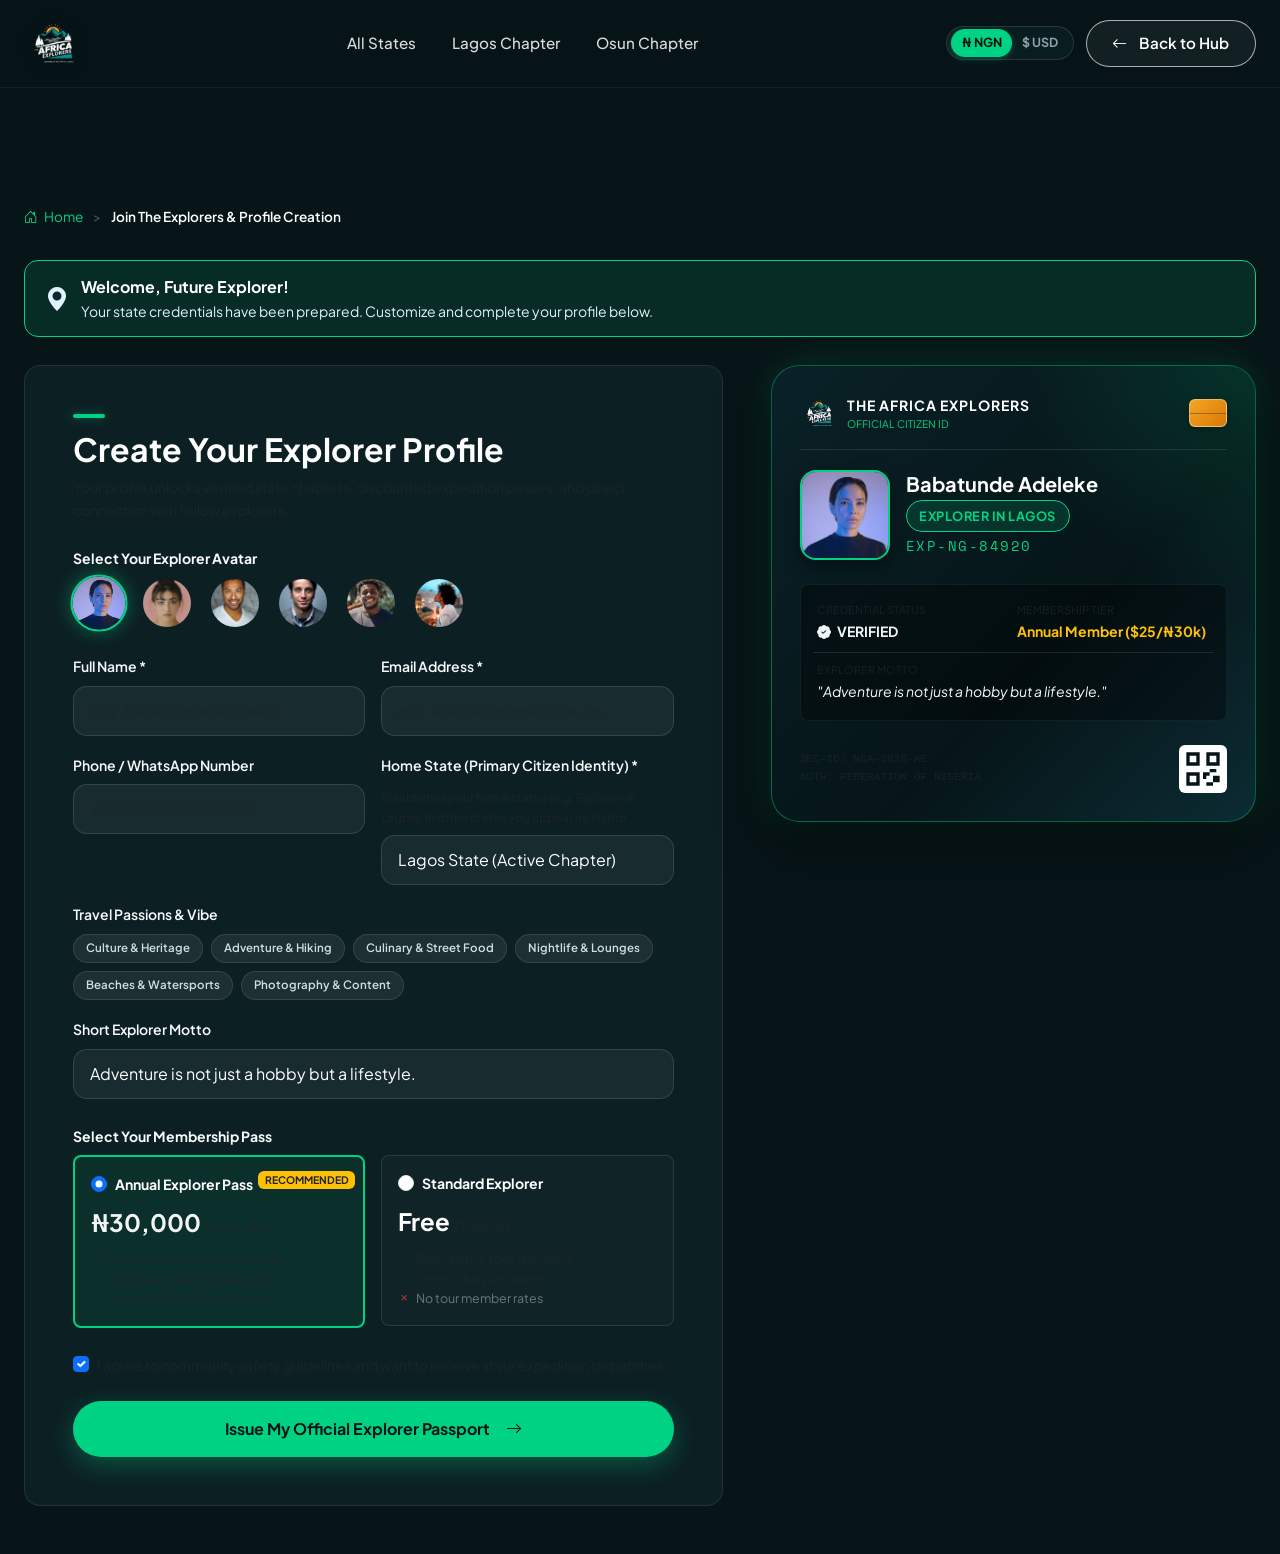
<file: join.html>
<!DOCTYPE html>
<html lang="en">
<head>
  <meta charset="UTF-8">
  <meta name="viewport" content="width=device-width, initial-scale=1.0">
  <title>Join The Africa Explorers — Create Your Explorer Profile</title>
  <meta name="description" content="Register your official Africa Explorers passport. Choose your state chapter, customize your traveler credentials, and join Nigeria's vibrant community of adventurers.">
  <meta name="keywords" content="The Africa Explorers, Register, Explorer Profile, Nigeria Travel Passport, Lagos Explorers, Osun Explorers">

  <!-- Favicon -->
  <link rel="icon" type="image/png" href="assets/logo-white.png">

  <!-- Google Fonts -->
  <link rel="preconnect" href="https://fonts.googleapis.com">
  <link rel="preconnect" href="https://fonts.gstatic.com" crossorigin>
  <link href="https://fonts.googleapis.com/css2?family=Caveat:wght@600;700&family=Plus+Jakarta+Sans:wght@400;500;600;700;800&family=Space+Mono:wght@700&display=swap" rel="stylesheet">

  <!-- Bootstrap 5.3 CSS -->
  <link href="https://cdn.jsdelivr.net/npm/bootstrap@5.3.3/dist/css/bootstrap.min.css" rel="stylesheet" integrity="sha384-QWTKZyjpPEjISv5WaRU9OFeRpok6YctnYmDr5pNlyT2bRjXh0JMhjY6hW+ALEwIH" crossorigin="anonymous">

  <!-- Bootstrap Icons 1.11 -->
  <link rel="stylesheet" href="https://cdn.jsdelivr.net/npm/bootstrap-icons@1.11.3/font/bootstrap-icons.min.css">

  <!-- Custom Core Stylesheet -->
  <link rel="stylesheet" href="style.css">

  <style>
    /* Specific styling for the Digital Explorer Passport Preview Card */
    .passport-card {
      background: linear-gradient(135deg, #092127 0%, #061518 60%, #0c2b33 100%);
      border: 1.5px solid rgba(0, 210, 132, 0.4);
      border-radius: var(--radius-xl);
      padding: 1.75rem;
      position: sticky;
      top: 100px;
      box-shadow: 0 20px 50px rgba(0, 0, 0, 0.6), 0 0 35px rgba(0, 210, 132, 0.2);
      overflow: hidden;
    }
    .passport-card::before {
      content: '';
      position: absolute;
      top: -50%;
      right: -50%;
      width: 100%;
      height: 100%;
      background: radial-gradient(circle, rgba(0, 210, 132, 0.15) 0%, transparent 70%);
      pointer-events: none;
    }
    .passport-header {
      display: flex;
      align-items: center;
      justify-content: space-between;
      border-bottom: 1px solid rgba(255, 255, 255, 0.1);
      padding-bottom: 1rem;
      margin-bottom: 1.25rem;
    }
    .passport-chip {
      width: 38px;
      height: 28px;
      border-radius: 6px;
      background: linear-gradient(135deg, #f5a623 0%, #d97706 100%);
      border: 1px solid rgba(255, 255, 255, 0.4);
      box-shadow: 0 2px 6px rgba(0,0,0,0.3);
      position: relative;
    }
    .passport-chip::after {
      content: '';
      position: absolute;
      top: 50%;
      left: 0;
      right: 0;
      height: 1px;
      background: rgba(0, 0, 0, 0.3);
    }
    .passport-number {
      font-family: 'Space Mono', monospace;
      font-size: 0.85rem;
      color: var(--mint-primary);
      letter-spacing: 1.5px;
    }
    .passport-avatar {
      width: 90px;
      height: 90px;
      border-radius: 16px;
      object-fit: cover;
      border: 2px solid var(--mint-primary);
      box-shadow: 0 6px 15px rgba(0, 0, 0, 0.4);
    }
    .passport-state-badge {
      display: inline-block;
      padding: 0.3rem 0.8rem;
      border-radius: var(--radius-pill);
      background: rgba(0, 210, 132, 0.15);
      border: 1px solid var(--mint-primary);
      color: var(--mint-primary);
      font-weight: 700;
      font-size: 0.8rem;
      text-transform: uppercase;
      letter-spacing: 0.5px;
    }
    .state-detected-alert {
      background: rgba(0, 210, 132, 0.12);
      border: 1px solid var(--mint-primary);
      border-radius: var(--radius-md);
      padding: 0.85rem 1.25rem;
      color: #e0f2fe;
      display: flex;
      align-items: center;
      gap: 0.75rem;
      margin-bottom: 1.75rem;
    }
    .avatar-option-btn {
      width: 52px;
      height: 52px;
      border-radius: 50%;
      overflow: hidden;
      border: 2px solid transparent;
      padding: 0;
      background: transparent;
      transition: var(--transition-fast);
      cursor: pointer;
    }
    .avatar-option-btn img {
      width: 100%;
      height: 100%;
      object-fit: cover;
    }
    .avatar-option-btn.active {
      border-color: var(--mint-primary);
      transform: scale(1.1);
      box-shadow: 0 0 15px var(--mint-glow);
    }
  </style>
</head>
<body>

  <!-- ======================================================================
       HEADER / NAVBAR
       ====================================================================== -->
  <nav class="navbar navbar-expand-lg navbar-custom" id="mainNavbar">
    <div class="custom-container d-flex align-items-center justify-content-between">
      
      <!-- Brand Logo -->
      <a class="navbar-brand d-flex align-items-center" href="index.html" title="The Africa Explorers">
        <img src="assets/logo-white.png" alt="The Africa Explorers Logo" class="navbar-brand-logo">
      </a>

      <!-- Center Links -->
      <div class="collapse navbar-collapse justify-content-center d-none d-lg-flex">
        <ul class="navbar-nav align-items-center gap-1">
          <li class="nav-item"><a class="nav-link nav-link-custom" href="index.html">All States</a></li>
          <li class="nav-item"><a class="nav-link nav-link-custom" href="lagos.html">Lagos Chapter</a></li>
          <li class="nav-item"><a class="nav-link nav-link-custom" href="osun.html">Osun Chapter</a></li>
        </ul>
      </div>

      <!-- Right Action -->
      <div class="nav-actions d-flex align-items-center gap-2">
        <!-- Dual Currency Switcher -->
        <div class="currency-switcher me-1" role="group" aria-label="Currency Switcher">
          <button type="button" class="currency-btn active" id="currNGN" onclick="toggleCurrency('NGN')">₦ NGN</button>
          <button type="button" class="currency-btn" id="currUSD" onclick="toggleCurrency('USD')">$ USD</button>
        </div>
        <a href="index.html" class="btn btn-outline-pill btn-mint-sm">
          <i class="bi bi-arrow-left me-1"></i> Back to Hub
        </a>
      </div>

    </div>
  </nav>

  <!-- ======================================================================
       REGISTRATION CONTAINER
       ====================================================================== -->
  <main class="py-5" style="margin-top: 70px; min-height: 85vh;">
    <div class="custom-container">

      <!-- Breadcrumb -->
      <nav class="breadcrumb-custom mb-4" aria-label="breadcrumb">
        <a href="index.html"><i class="bi bi-house-door me-1"></i> Home</a>
        <span class="separator">></span>
        <span class="text-white fw-semibold">Join The Explorers & Profile Creation</span>
      </nav>

      <!-- Dynamic State Detection Alert Banner -->
      <div class="state-detected-alert" id="stateAlertBanner">
        <i class="bi bi-geo-alt-fill text-mint fs-4"></i>
        <div>
          <strong class="text-white" id="stateAlertTitle">Welcome, Future Explorer!</strong>
          <div class="small" id="stateAlertSubtitle">Your state credentials have been prepared. Customize and complete your profile below.</div>
        </div>
      </div>

      <div class="row g-5">
        
        <!-- Left: Form Input Column -->
        <div class="col-lg-7 col-12">
          <div class="p-4 p-md-5 rounded-4" style="background: var(--bg-card); border: 1px solid rgba(255, 255, 255, 0.08);">
            
            <div class="section-indicator"></div>
            <h1 class="h2 fw-bold text-white mb-2">Create Your Explorer Profile</h1>
            <p class="text-muted small mb-4">
              Your profile unlocks verified state chapters, discounted expedition passes, and direct connection with fellow explorers.
            </p>

            <form id="explorerRegistrationForm">
              
              <!-- 1. Avatar Picker -->
              <div class="mb-4">
                <label class="form-label small text-light fw-bold mb-2">Select Your Explorer Avatar</label>
                <div class="d-flex align-items-center gap-3">
                  <button type="button" class="avatar-option-btn active" onclick="selectAvatar('assets/images/avatar_tunde.jpg', this)">
                    <img src="assets/images/avatar_tunde.jpg" alt="Avatar 1">
                  </button>
                  <button type="button" class="avatar-option-btn" onclick="selectAvatar('assets/images/avatar_chioma.jpg', this)">
                    <img src="assets/images/avatar_chioma.jpg" alt="Avatar 2">
                  </button>
                  <button type="button" class="avatar-option-btn" onclick="selectAvatar('assets/images/avatar_emeka.jpg', this)">
                    <img src="assets/images/avatar_emeka.jpg" alt="Avatar 3">
                  </button>
                  <button type="button" class="avatar-option-btn" onclick="selectAvatar('assets/images/avatar_david.jpg', this)">
                    <img src="assets/images/avatar_david.jpg" alt="Avatar 4">
                  </button>
                  <button type="button" class="avatar-option-btn" onclick="selectAvatar('assets/images/avatar_lanre.jpg', this)">
                    <img src="assets/images/avatar_lanre.jpg" alt="Avatar 5">
                  </button>
                  <button type="button" class="avatar-option-btn" onclick="selectAvatar('assets/images/avatar_precious.jpg', this)">
                    <img src="assets/images/avatar_precious.jpg" alt="Avatar 6">
                  </button>
                </div>
              </div>

              <!-- 2. Full Name & Email -->
              <div class="row g-3 mb-3">
                <div class="col-md-6 col-12">
                  <label for="regFullName" class="form-label small text-light fw-semibold">Full Name *</label>
                  <input type="text" class="form-control form-control-custom" id="regFullName" placeholder="e.g. Babatunde Adeleke" required>
                </div>
                <div class="col-md-6 col-12">
                  <label for="regEmail" class="form-label small text-light fw-semibold">Email Address *</label>
                  <input type="email" class="form-control form-control-custom" id="regEmail" placeholder="e.g. adeleke@example.ng" required>
                </div>
              </div>

              <!-- 3. Phone & State Chapter Selection (ALL 36 STATES + FCT) -->
              <div class="row g-3 mb-3">
                <div class="col-md-6 col-12">
                  <label for="regPhone" class="form-label small text-light fw-semibold">Phone / WhatsApp Number</label>
                  <input type="tel" class="form-control form-control-custom" id="regPhone" placeholder="+234 800 000 0000">
                </div>
                <div class="col-md-6 col-12">
                  <label for="regState" class="form-label small text-light fw-semibold">
                    Home State (Primary Citizen Identity) *
                  </label>
                  <div class="form-text small text-muted mb-2" style="font-size: 0.76rem;">
                    Establishes your home status (e.g. <em>Explorer in Lagos</em>). In other states you appear as <em>Visitor</em>.
                  </div>
                  <!-- All 36 States + FCT organized by Geopolitical Zone -->
                  <select class="form-select form-select-custom" id="regState" required>
                    <option value="" disabled>-- Select a State in Nigeria --</option>
                    
                    <optgroup label="South West">
                      <option value="Lagos" selected>Lagos State (Active Chapter)</option>
                      <option value="Osun">Osun State (Active Chapter)</option>
                      <option value="Ekiti">Ekiti State</option>
                      <option value="Ogun">Ogun State</option>
                      <option value="Ondo">Ondo State</option>
                      <option value="Oyo">Oyo State</option>
                    </optgroup>

                    <optgroup label="South South">
                      <option value="Akwa Ibom">Akwa Ibom State</option>
                      <option value="Bayelsa">Bayelsa State</option>
                      <option value="Cross River">Cross River State</option>
                      <option value="Delta">Delta State</option>
                      <option value="Edo">Edo State</option>
                      <option value="Rivers">Rivers State</option>
                    </optgroup>

                    <optgroup label="South East">
                      <option value="Abia">Abia State</option>
                      <option value="Anambra">Anambra State</option>
                      <option value="Ebonyi">Ebonyi State</option>
                      <option value="Enugu">Enugu State</option>
                      <option value="Imo">Imo State</option>
                    </optgroup>

                    <optgroup label="North Central">
                      <option value="FCT Abuja">Federal Capital Territory (FCT Abuja)</option>
                      <option value="Benue">Benue State</option>
                      <option value="Kogi">Kogi State</option>
                      <option value="Kwara">Kwara State</option>
                      <option value="Nasarawa">Nasarawa State</option>
                      <option value="Niger">Niger State</option>
                      <option value="Plateau">Plateau State</option>
                    </optgroup>

                    <optgroup label="North West">
                      <option value="Jigawa">Jigawa State</option>
                      <option value="Kaduna">Kaduna State</option>
                      <option value="Kano">Kano State</option>
                      <option value="Katsina">Katsina State</option>
                      <option value="Kebbi">Kebbi State</option>
                      <option value="Sokoto">Sokoto State</option>
                      <option value="Zamfara">Zamfara State</option>
                    </optgroup>

                    <optgroup label="North East">
                      <option value="Adamawa">Adamawa State</option>
                      <option value="Bauchi">Bauchi State</option>
                      <option value="Borno">Borno State</option>
                      <option value="Gombe">Gombe State</option>
                      <option value="Taraba">Taraba State</option>
                      <option value="Yobe">Yobe State</option>
                    </optgroup>
                  </select>
                </div>
              </div>

              <!-- 4. Travel Passions -->
              <div class="mb-3">
                <label class="form-label small text-light fw-semibold">Travel Passions & Vibe</label>
                <div class="d-flex flex-wrap gap-2" id="vibePills">
                  <span class="tag-pill active" onclick="toggleVibe(this)" role="button">Culture & Heritage</span>
                  <span class="tag-pill active" onclick="toggleVibe(this)" role="button">Adventure & Hiking</span>
                  <span class="tag-pill" onclick="toggleVibe(this)" role="button">Culinary & Street Food</span>
                  <span class="tag-pill" onclick="toggleVibe(this)" role="button">Nightlife & Lounges</span>
                  <span class="tag-pill" onclick="toggleVibe(this)" role="button">Beaches & Watersports</span>
                  <span class="tag-pill" onclick="toggleVibe(this)" role="button">Photography & Content</span>
                </div>
              </div>

              <!-- 5. Explorer Bio / Motto -->
              <div class="mb-4">
                <label for="regBio" class="form-label small text-light fw-semibold">Short Explorer Motto</label>
                <input type="text" class="form-control form-control-custom" id="regBio" placeholder="e.g. Always seeking the road less traveled." value="Adventure is not just a hobby but a lifestyle.">
              </div>

              <!-- 6. Annual Membership Tier Selection (PRD Section 4: $25 / ₦30,000 per year) -->
              <div class="mb-4">
                <label class="form-label small text-light fw-bold mb-2">Select Your Membership Pass</label>
                <div class="row g-3">
                  <!-- Tier 1: Annual Explorer Pass -->
                  <div class="col-md-6 col-12">
                    <div class="p-3 rounded-3 position-relative" id="tierAnnualCard" onclick="selectTier('annual')" role="button" style="background: rgba(0, 210, 132, 0.08); border: 2px solid var(--mint-primary); cursor: pointer; transition: all 0.2s;">
                      <div class="position-absolute top-0 end-0 m-2">
                        <span class="badge bg-warning text-dark fw-bold" style="font-size: 0.65rem;">RECOMMENDED</span>
                      </div>
                      <div class="d-flex align-items-center gap-2 mb-2">
                        <input type="radio" name="membershipTier" id="tierAnnualRadio" value="annual" checked class="form-check-input mt-0" style="cursor: pointer;">
                        <label for="tierAnnualRadio" class="fw-bold text-white small mb-0" style="cursor: pointer;">Annual Explorer Pass</label>
                      </div>
                      <div class="mb-2">
                        <span class="fs-4 fw-bold text-mint" data-ngn-price="30000">₦30,000</span>
                        <span class="small text-muted">/ year (<span data-ngn-price="30000">$25</span>)</span>
                      </div>
                      <ul class="list-unstyled small text-muted mb-0" style="font-size: 0.78rem; line-height: 1.6;">
                        <li><i class="bi bi-check2 text-mint me-1"></i> Member discounts on all tours</li>
                        <li><i class="bi bi-check2 text-mint me-1"></i> Exclusive state chapters pass</li>
                        <li><i class="bi bi-check2 text-mint me-1"></i> Verified Gold Digital Passport</li>
                      </ul>
                    </div>
                  </div>

                  <!-- Tier 2: Standard Explorer (Free) -->
                  <div class="col-md-6 col-12">
                    <div class="p-3 rounded-3 position-relative" id="tierFreeCard" onclick="selectTier('free')" role="button" style="background: rgba(255, 255, 255, 0.02); border: 1px solid rgba(255, 255, 255, 0.1); cursor: pointer; transition: all 0.2s;">
                      <div class="d-flex align-items-center gap-2 mb-2">
                        <input type="radio" name="membershipTier" id="tierFreeRadio" value="free" class="form-check-input mt-0" style="cursor: pointer;">
                        <label for="tierFreeRadio" class="fw-bold text-white small mb-0" style="cursor: pointer;">Standard Explorer</label>
                      </div>
                      <div class="mb-2">
                        <span class="fs-4 fw-bold text-white">Free</span>
                        <span class="small text-muted">/ forever</span>
                      </div>
                      <ul class="list-unstyled small text-muted mb-0" style="font-size: 0.78rem; line-height: 1.6;">
                        <li><i class="bi bi-check2 text-mint me-1"></i> Basic public spot discovery</li>
                        <li><i class="bi bi-check2 text-mint me-1"></i> Events diary browsing</li>
                        <li class="text-secondary"><i class="bi bi-x text-danger me-1"></i> No tour member rates</li>
                      </ul>
                    </div>
                  </div>
                </div>
              </div>

              <!-- Consent Checkbox -->
              <div class="form-check mb-4">
                <input class="form-check-input" type="checkbox" id="regConsent" checked required>
                <label class="form-check-label small text-muted" for="regConsent">
                  I agree to community safety guidelines and want to receive state expedition dispatches.
                </label>
              </div>

              <!-- Submit Button -->
              <button type="submit" class="btn btn-mint w-100 py-3 fw-bold fs-6">
                Issue My Official Explorer Passport <i class="bi bi-arrow-right ms-2"></i>
              </button>

            </form>

          </div>
        </div>

        <!-- Right: Live Interactive Passport Preview Card -->
        <div class="col-lg-5 col-12">
          <div class="passport-card">
            
            <!-- Passport Card Header -->
            <div class="passport-header">
              <div class="d-flex align-items-center gap-2">
                <img src="assets/logo-white.png" alt="Emblem" style="height: 32px;">
                <div>
                  <div class="small fw-bold text-white text-uppercase" style="letter-spacing: 1px;">The Africa Explorers</div>
                  <div style="font-size: 0.65rem; color: var(--mint-primary); text-transform: uppercase;">Official Citizen ID</div>
                </div>
              </div>
              <div class="passport-chip"></div>
            </div>

            <!-- Card Body: Avatar & Live Info -->
            <div class="d-flex align-items-center gap-3 mb-4">
              <img src="assets/images/avatar_tunde.jpg" id="previewAvatar" alt="Explorer Preview" class="passport-avatar">
              <div>
                <div class="text-white h5 fw-bold mb-1" id="previewName">Babatunde Adeleke</div>
                <div class="passport-state-badge mb-1" id="previewState">EXPLORER IN LAGOS</div>
                <div class="passport-number" id="previewPassportNo">EXP-NG-84920</div>
              </div>
            </div>

            <!-- Traveler Credentials Grid -->
            <div class="p-3 rounded-3 mb-3" style="background: rgba(0, 0, 0, 0.35); border: 1px solid rgba(255, 255, 255, 0.06);">
              <div class="row g-2 text-start">
                <div class="col-6">
                  <span class="d-block text-muted" style="font-size: 0.68rem;">CREDENTIAL STATUS</span>
                  <span class="text-mint fw-bold small"><i class="bi bi-patch-check-fill me-1"></i> VERIFIED</span>
                </div>
                <div class="col-6">
                  <span class="d-block text-muted" style="font-size: 0.68rem;">MEMBERSHIP TIER</span>
                  <span class="text-warning fw-bold small" id="previewTier">Annual Member ($25/₦30k)</span>
                </div>
                <div class="col-12 mt-2 pt-2 border-top border-secondary border-opacity-25">
                  <span class="d-block text-muted" style="font-size: 0.68rem;">EXPLORER MOTTO</span>
                  <span class="text-light fst-italic small" id="previewBio">"Adventure is not just a hobby but a lifestyle."</span>
                </div>
              </div>
            </div>

            <!-- QR Code & Security Stamp -->
            <div class="d-flex align-items-center justify-content-between pt-2">
              <div class="small text-muted font-monospace" style="font-size: 0.7rem;">
                SEC-ID: NGA-2026-AE<br>
                AUTH: FEDERATION OF NIGERIA
              </div>
              <div class="bg-white p-1 rounded" style="width: 48px; height: 48px;">
                <!-- SVG QR Code Icon -->
                <svg viewBox="0 0 24 24" width="40" height="40" fill="#051417">
                  <path d="M2 2h8v8H2V2zm2 2v4h4V4H4zm10-2h8v8h-8V2zm2 2v4h4V4h-4zM2 14h8v8H2v-8zm2 2v4h4v-4H4zm14 0h4v4h-4v-4zm-4 4h4v2h-4v-2zm4-4h2v2h-2v-2zm-6-2h2v4h-2v-4zm4-2h4v2h-4v-2zm-2 2h2v2h-2v-2z"/>
                </svg>
              </div>
            </div>

          </div>
        </div>

      </div>

    </div>
  </main>

  <!-- ======================================================================
       SUCCESS PASSPORT ISSUED MODAL
       ====================================================================== -->
  <div class="modal fade" id="passportIssuedModal" tabindex="-1" aria-hidden="true">
    <div class="modal-dialog modal-dialog-centered">
      <div class="modal-content modal-content-custom text-center p-4">
        <div class="community-icon-circle mx-auto mb-3" style="width: 80px; height: 80px; font-size: 2.5rem; background: rgba(0, 210, 132, 0.2);">
          <i class="bi bi-award-fill text-mint"></i>
        </div>
        <h3 class="fw-bold text-white mb-1">Passport Activated!</h3>
        <p class="text-muted small mb-4">
          Congratulations, <span class="text-white fw-bold" id="modalHolderName"></span>! Your official Africa Explorers Passport (<span class="text-mint font-monospace" id="modalHolderNo"></span>) has been generated.
        </p>

        <div class="d-grid gap-2">
          <a href="dashboard.html" class="btn btn-mint fw-bold py-2">
            Open Explorer Dashboard <i class="bi bi-speedometer2 ms-1"></i>
          </a>
          <a href="#" class="btn btn-outline-light py-2" id="modalGoToStateBtn">
            Explore My State Chapter <i class="bi bi-arrow-right ms-1"></i>
          </a>
        </div>
      </div>
    </div>
  </div>

  <!-- Toast Notification Container -->
  <div class="toast-container position-fixed bottom-0 end-0 p-3" style="z-index: 1090;">
    <div id="liveToast" class="toast align-items-center border-0 text-white" style="background: #092127; border: 1px solid rgba(0,210,132,0.4) !important;" role="alert" aria-live="assertive" aria-atomic="true">
      <div class="toast-header" style="background: rgba(0,210,132,0.1); color: #fff;">
        <i id="toastIcon" class="bi bi-check-circle-fill text-mint me-2"></i>
        <strong class="me-auto" id="toastTitle">The Africa Explorers</strong>
        <button type="button" class="btn-close btn-close-white" data-bs-dismiss="toast" aria-label="Close"></button>
      </div>
      <div class="toast-body small" id="toastBody"></div>
    </div>
  </div>

  <!-- Bootstrap 5.3 JS Bundle -->
  <script src="https://cdn.jsdelivr.net/npm/bootstrap@5.3.3/dist/js/bootstrap.bundle.min.js"></script>

  <!-- Core JavaScript -->
  <script src="script.js"></script>

  <!-- Script for Auto-Fill & Live Preview -->
  <script>
    document.addEventListener('DOMContentLoaded', () => {
      const urlParams = new URLSearchParams(window.location.search);
      const requestedState = urlParams.get('state');

      const regStateSelect = document.getElementById('regState');
      const previewState = document.getElementById('previewState');
      const stateAlertTitle = document.getElementById('stateAlertTitle');
      const stateAlertSubtitle = document.getElementById('stateAlertSubtitle');
      const previewName = document.getElementById('previewName');
      const regFullName = document.getElementById('regFullName');
      const previewBio = document.getElementById('previewBio');
      const regBio = document.getElementById('regBio');
      const previewAvatar = document.getElementById('previewAvatar');
      const previewTier = document.getElementById('previewTier');

      let currentSelectedTier = 'annual';

      // Membership tier toggle
      window.selectTier = function(tier) {
        currentSelectedTier = tier;
        const annualCard = document.getElementById('tierAnnualCard');
        const freeCard = document.getElementById('tierFreeCard');
        const annualRadio = document.getElementById('tierAnnualRadio');
        const freeRadio = document.getElementById('tierFreeRadio');

        if (tier === 'annual') {
          annualCard.style.background = 'rgba(0, 210, 132, 0.08)';
          annualCard.style.borderColor = 'var(--mint-primary)';
          freeCard.style.background = 'rgba(255, 255, 255, 0.02)';
          freeCard.style.borderColor = 'rgba(255, 255, 255, 0.1)';
          annualRadio.checked = true;
          previewTier.textContent = 'Annual Member ($25/₦30k)';
          previewTier.className = 'text-warning fw-bold small';
        } else {
          freeCard.style.background = 'rgba(0, 210, 132, 0.08)';
          freeCard.style.borderColor = 'var(--mint-primary)';
          annualCard.style.background = 'rgba(255, 255, 255, 0.02)';
          annualCard.style.borderColor = 'rgba(255, 255, 255, 0.1)';
          freeRadio.checked = true;
          previewTier.textContent = 'Standard Explorer';
          previewTier.className = 'text-light fw-semibold small';
        }
      };

      // Auto-prefill state if passed from state page
      if (requestedState) {
        const normalized = requestedState.trim();
        for (let i = 0; i < regStateSelect.options.length; i++) {
          if (regStateSelect.options[i].value.toLowerCase() === normalized.toLowerCase()) {
            regStateSelect.selectedIndex = i;
            previewState.textContent = 'EXPLORER IN ' + regStateSelect.options[i].value.toUpperCase();
            break;
          }
        }
        stateAlertTitle.textContent = `📍 ${normalized} Explorers Chapter Pre-Selected`;
        stateAlertSubtitle.textContent = `Welcome! Your credentials for ${normalized} State are ready. Complete your profile details below.`;
      }

      // Live updates on state change (PRD Home State dynamic concept)
      regStateSelect.addEventListener('change', () => {
        const val = regStateSelect.value || 'LAGOS';
        previewState.textContent = 'EXPLORER IN ' + val.toUpperCase();
      });

      // Live update on Name input
      regFullName.addEventListener('input', (e) => {
        previewName.textContent = e.target.value.trim() || 'Babatunde Adeleke';
      });

      // Live update on Bio
      regBio.addEventListener('input', (e) => {
        previewBio.textContent = `"${e.target.value.trim() || 'Adventure is not just a hobby but a lifestyle.'}"`;
      });

      // Avatar selection handler
      window.selectAvatar = function(imgSrc, btn) {
        document.querySelectorAll('.avatar-option-btn').forEach(b => b.classList.remove('active'));
        btn.classList.add('active');
        previewAvatar.src = imgSrc;
      };

      // Vibe toggle pills
      window.toggleVibe = function(el) {
        el.classList.toggle('active');
      };

      // Form submission handler
      const form = document.getElementById('explorerRegistrationForm');
      form.addEventListener('submit', (e) => {
        e.preventDefault();
        const holderName = regFullName.value.trim() || 'Babatunde Adeleke';
        const chosenState = regStateSelect.value || 'Lagos';
        const passportNo = document.getElementById('previewPassportNo').textContent;
        const activeAvatar = previewAvatar.getAttribute('src');

        // Persist profile to localStorage for dashboard.html & app
        const profileData = {
          name: holderName,
          email: document.getElementById('regEmail').value.trim(),
          phone: document.getElementById('regPhone').value.trim(),
          homeState: chosenState,
          tier: currentSelectedTier,
          avatar: activeAvatar,
          bio: regBio.value.trim() || 'Adventure is not just a hobby but a lifestyle.',
          passportNo: passportNo,
          joinedDate: new Date().toLocaleDateString('en-GB')
        };

        localStorage.setItem('ae_user_profile', JSON.stringify(profileData));
        localStorage.setItem('ae_user_is_member', currentSelectedTier === 'annual' ? 'true' : 'false');

        document.getElementById('modalHolderName').textContent = holderName;
        document.getElementById('modalHolderNo').textContent = passportNo;

        const goToStateBtn = document.getElementById('modalGoToStateBtn');
        if (chosenState.toLowerCase() === 'lagos') {
          goToStateBtn.href = 'lagos.html';
          goToStateBtn.textContent = 'Enter Lagos Explorers Hub →';
        } else if (chosenState.toLowerCase() === 'osun') {
          goToStateBtn.href = 'osun.html';
          goToStateBtn.textContent = 'Enter Osun Explorers Hub →';
        } else {
          goToStateBtn.href = 'index.html';
          goToStateBtn.textContent = 'Explore All States Hub →';
        }

        const issuedModal = new bootstrap.Modal(document.getElementById('passportIssuedModal'));
        issuedModal.show();
      });
    });
  </script>

</body>
</html>
</file>
<file: style.css>
/* ==========================================================================
   THE AFRICA EXPLORERS - CORE DESIGN SYSTEM & STYLESHEET
   Matching design mockup pixel-for-pixel
   ========================================================================== */

/* --------------------------------------------------------------------------
   1. CSS Variables & Theme Tokens
   -------------------------------------------------------------------------- */
:root {
  /* Colors */
  --bg-main: #071518;
  --bg-deep: #040c0e;
  --bg-card: #0c2024;
  --bg-card-hover: #102a30;
  --bg-card-glass: rgba(12, 32, 36, 0.75);
  --bg-overlay: rgba(7, 21, 24, 0.88);

  /* Accents */
  --mint-primary: #00d284;
  --mint-hover: #00ea94;
  --mint-dark: #00a86b;
  --mint-glow: rgba(0, 210, 132, 0.4);
  --teal-accent: #00b894;
  --gold-accent: #f5a623;
  --gold-light: #ffc048;
  --cyan-accent: #00f2fe;

  /* Neutrals */
  --text-white: #ffffff;
  --text-light: #f1f5f7;
  --text-muted: #8da2a8;
  --text-dim: #647b82;
  --border-subtle: rgba(255, 255, 255, 0.08);
  --border-hover: rgba(0, 210, 132, 0.35);

  /* Typography */
  --font-main: 'Plus Jakarta Sans', 'Inter', -apple-system, BlinkMacSystemFont, sans-serif;
  --font-script: 'Caveat', 'Kalam', cursive;

  /* Elevations */
  --shadow-sm: 0 4px 12px rgba(0, 0, 0, 0.25);
  --shadow-md: 0 8px 24px rgba(0, 0, 0, 0.35);
  --shadow-lg: 0 16px 40px rgba(0, 0, 0, 0.45);
  --shadow-mint: 0 8px 25px rgba(0, 210, 132, 0.3);

  /* Transitions */
  --transition-fast: all 0.2s cubic-bezier(0.16, 1, 0.3, 1);
  --transition-normal: all 0.35s cubic-bezier(0.16, 1, 0.3, 1);
  --transition-slow: all 0.6s cubic-bezier(0.16, 1, 0.3, 1);

  /* Border Radius */
  --radius-sm: 8px;
  --radius-md: 14px;
  --radius-lg: 20px;
  --radius-xl: 28px;
  --radius-pill: 9999px;
}

/* --------------------------------------------------------------------------
   2. Reset & Global Styles
   -------------------------------------------------------------------------- */
*, *::before, *::after {
  box-sizing: border-box;
  margin: 0;
  padding: 0;
}

html {
  scroll-behavior: smooth;
  font-size: 16px;
}

body {
  font-family: var(--font-main);
  background-color: var(--bg-main);
  color: var(--text-light);
  line-height: 1.6;
  overflow-x: hidden;
  -webkit-font-smoothing: antialiased;
  -moz-osx-font-smoothing: grayscale;
}

/* Custom Scrollbar */
::-webkit-scrollbar {
  width: 8px;
}
::-webkit-scrollbar-track {
  background: var(--bg-deep);
}
::-webkit-scrollbar-thumb {
  background: #143238;
  border-radius: var(--radius-pill);
}
::-webkit-scrollbar-thumb:hover {
  background: var(--mint-primary);
}

a {
  color: inherit;
  text-decoration: none;
  transition: var(--transition-fast);
}

img, video {
  max-width: 100%;
  height: auto;
  display: block;
}

/* Container polish */
.custom-container {
  width: 100%;
  max-width: 1380px;
  margin-left: auto;
  margin-right: auto;
  padding-left: 1.5rem;
  padding-right: 1.5rem;
}

/* --------------------------------------------------------------------------
   3. Typography Utilities
   -------------------------------------------------------------------------- */
.gradient-text {
  background: linear-gradient(135deg, #00d284 0%, #20c997 50%, #4facfe 100%);
  -webkit-background-clip: text;
  -webkit-text-fill-color: transparent;
  display: inline-block;
}

.script-text {
  font-family: var(--font-script);
  font-size: 1.75rem;
  line-height: 1.2;
}

.script-highlight {
  color: var(--gold-light);
  position: relative;
  display: inline-block;
}
.script-highlight::after {
  content: '';
  position: absolute;
  left: 0;
  bottom: -2px;
  width: 100%;
  height: 2px;
  background: currentColor;
  border-radius: 2px;
  transform: rotate(-1deg);
}

.badge-tagline {
  font-size: 0.78rem;
  font-weight: 700;
  letter-spacing: 2px;
  text-transform: uppercase;
  color: var(--mint-primary);
  display: inline-flex;
  align-items: center;
  gap: 0.5rem;
  margin-bottom: 0.75rem;
}
.badge-tagline .bullet {
  color: var(--gold-accent);
  font-size: 1rem;
}

.section-indicator {
  width: 32px;
  height: 4px;
  background: var(--mint-primary);
  border-radius: 2px;
  margin-bottom: 0.75rem;
  box-shadow: 0 0 10px var(--mint-glow);
}

.section-heading {
  font-size: 2rem;
  font-weight: 800;
  letter-spacing: -0.5px;
  color: var(--text-white);
  margin-bottom: 0.25rem;
}

.section-subtitle {
  color: var(--text-muted);
  font-size: 0.95rem;
  margin-bottom: 0;
}

.view-all-link {
  color: var(--mint-primary);
  font-size: 0.92rem;
  font-weight: 600;
  display: inline-flex;
  align-items: center;
  gap: 0.4rem;
  transition: var(--transition-fast);
}
.view-all-link:hover {
  color: var(--mint-hover);
  transform: translateX(4px);
}

/* --------------------------------------------------------------------------
   4. Buttons & Badges
   -------------------------------------------------------------------------- */
.btn-mint {
  background: var(--mint-primary);
  color: #051417 !important;
  font-weight: 700;
  font-size: 0.95rem;
  padding: 0.7rem 1.6rem;
  border-radius: var(--radius-pill);
  border: none;
  box-shadow: var(--shadow-mint);
  display: inline-flex;
  align-items: center;
  justify-content: center;
  gap: 0.5rem;
  transition: var(--transition-normal);
  cursor: pointer;
  text-decoration: none;
}
.btn-mint:hover {
  background: var(--mint-hover);
  box-shadow: 0 10px 30px rgba(0, 210, 132, 0.5);
  transform: translateY(-2px);
  color: #051417 !important;
}
.btn-mint:active {
  transform: translateY(0);
}

.btn-mint-sm {
  padding: 0.45rem 1.1rem;
  font-size: 0.82rem;
  font-weight: 700;
}

.btn-outline-pill {
  border: 1.5px solid rgba(255, 255, 255, 0.65);
  background: rgba(255, 255, 255, 0.05);
  backdrop-filter: blur(8px);
  color: var(--text-white) !important;
  font-weight: 600;
  font-size: 0.95rem;
  padding: 0.68rem 1.6rem;
  border-radius: var(--radius-pill);
  display: inline-flex;
  align-items: center;
  justify-content: center;
  gap: 0.5rem;
  transition: var(--transition-normal);
  cursor: pointer;
}
.btn-outline-pill:hover {
  border-color: var(--mint-primary);
  color: var(--mint-primary) !important;
  background: rgba(0, 210, 132, 0.08);
  transform: translateY(-2px);
}

.btn-circle-icon {
  width: 40px;
  height: 40px;
  border-radius: 50%;
  display: inline-flex;
  align-items: center;
  justify-content: center;
  background: rgba(255, 255, 255, 0.06);
  border: 1px solid var(--border-subtle);
  color: var(--text-white);
  transition: var(--transition-fast);
  cursor: pointer;
}
.btn-circle-icon:hover {
  background: var(--mint-primary);
  border-color: var(--mint-primary);
  color: #051417;
  transform: scale(1.08);
}

/* Category Pill Tags */
.tag-pill {
  font-size: 0.72rem;
  font-weight: 600;
  padding: 0.28rem 0.75rem;
  border-radius: var(--radius-pill);
  background: rgba(255, 255, 255, 0.07);
  color: #d1dde0;
  border: 1px solid rgba(255, 255, 255, 0.1);
  display: inline-block;
  transition: var(--transition-fast);
}
.tag-pill:hover {
  background: rgba(0, 210, 132, 0.15);
  color: var(--mint-primary);
  border-color: rgba(0, 210, 132, 0.3);
}

/* --------------------------------------------------------------------------
   5. Sticky Navigation Bar
   -------------------------------------------------------------------------- */
.navbar-custom {
  position: fixed;
  top: 0;
  left: 0;
  right: 0;
  z-index: 1050;
  padding: 0.9rem 0;
  background: rgba(7, 21, 24, 0.6);
  backdrop-filter: blur(12px);
  -webkit-backdrop-filter: blur(12px);
  border-bottom: 1px solid rgba(255, 255, 255, 0.05);
  transition: var(--transition-normal);
}

.navbar-custom.scrolled {
  padding: 0.65rem 0;
  background: rgba(5, 16, 18, 0.92);
  border-bottom: 1px solid rgba(0, 210, 132, 0.15);
  box-shadow: 0 10px 30px rgba(0, 0, 0, 0.5);
}

.navbar-brand-logo {
  height: 48px;
  width: auto;
  object-fit: contain;
  filter: drop-shadow(0 2px 8px rgba(0, 0, 0, 0.4));
  transition: var(--transition-fast);
}
.navbar-brand-logo:hover {
  transform: scale(1.03);
}

.nav-link-custom {
  color: rgba(255, 255, 255, 0.85);
  font-size: 0.95rem;
  font-weight: 500;
  padding: 0.5rem 1rem !important;
  position: relative;
  transition: var(--transition-fast);
}
.nav-link-custom:hover,
.nav-link-custom.active {
  color: var(--mint-primary) !important;
}
.nav-link-custom::after {
  content: '';
  position: absolute;
  bottom: 0;
  left: 50%;
  width: 0;
  height: 2px;
  background: var(--mint-primary);
  transition: var(--transition-fast);
  transform: translateX(-50%);
  border-radius: 2px;
}
.nav-link-custom:hover::after,
.nav-link-custom.active::after {
  width: 60%;
}

.nav-actions {
  display: flex;
  align-items: center;
  gap: 0.85rem;
}

.nav-action-icon {
  width: 42px;
  height: 42px;
  border-radius: 50%;
  display: flex;
  align-items: center;
  justify-content: center;
  background: rgba(255, 255, 255, 0.05);
  border: 1px solid rgba(255, 255, 255, 0.12);
  color: var(--text-white);
  font-size: 1.05rem;
  transition: var(--transition-fast);
  cursor: pointer;
}
.nav-action-icon:hover {
  background: rgba(0, 210, 132, 0.15);
  border-color: var(--mint-primary);
  color: var(--mint-primary);
  transform: translateY(-2px);
}

/* Mobile Toggler */
.custom-toggler {
  border: 1px solid rgba(255, 255, 255, 0.15);
  background: rgba(255, 255, 255, 0.05);
  padding: 0.4rem 0.6rem;
  border-radius: var(--radius-sm);
  color: var(--text-white);
}
.custom-toggler:focus {
  box-shadow: none;
  border-color: var(--mint-primary);
}

/* Mobile Offcanvas Menu */
.offcanvas-custom {
  background: rgba(7, 21, 24, 0.98);
  backdrop-filter: blur(20px);
  border-left: 1px solid rgba(0, 210, 132, 0.2);
  color: var(--text-white);
}

/* --------------------------------------------------------------------------
   6. Hero Section with Continuous Video Background
   -------------------------------------------------------------------------- */
.hero-section {
  position: relative;
  min-height: 92vh;
  display: flex;
  align-items: center;
  padding-top: 100px;
  padding-bottom: 40px;
  overflow: hidden;
  background-color: var(--bg-main);
}

/* Video Wrapper */
.hero-video-container {
  position: absolute;
  top: 0;
  left: 0;
  width: 100%;
  height: 100%;
  z-index: 1;
  overflow: hidden;
}

.hero-video {
  width: 100%;
  height: 100%;
  object-fit: cover;
  object-position: center;
  transform: scale(1.02);
  transition: opacity 1s ease-in-out;
}

/* Gradients over video */
.hero-overlay {
  position: absolute;
  top: 0;
  left: 0;
  width: 100%;
  height: 100%;
  z-index: 2;
  background: linear-gradient(
    90deg,
    rgba(7, 21, 24, 0.96) 0%,
    rgba(7, 21, 24, 0.88) 42%,
    rgba(7, 21, 24, 0.5) 75%,
    rgba(7, 21, 24, 0.3) 100%
  );
}

.hero-bottom-fade {
  position: absolute;
  bottom: 0;
  left: 0;
  width: 100%;
  height: 180px;
  z-index: 3;
  background: linear-gradient(to top, var(--bg-main) 0%, rgba(7, 21, 24, 0.6) 50%, transparent 100%);
  pointer-events: none;
}

.hero-content {
  position: relative;
  z-index: 5;
  width: 100%;
}

.hero-title {
  font-size: clamp(2.4rem, 4.8vw, 3.8rem);
  font-weight: 800;
  line-height: 1.15;
  letter-spacing: -1px;
  color: var(--text-white);
  margin-bottom: 1.25rem;
}

.hero-lead {
  font-size: clamp(0.95rem, 1.2vw, 1.05rem);
  color: #b5c7cb;
  line-height: 1.65;
  max-width: 540px;
  margin-bottom: 2rem;
}

.hero-cta-group {
  display: flex;
  align-items: center;
  flex-wrap: wrap;
  gap: 1rem;
  margin-bottom: 3rem;
}

/* Bottom Stats Bar */
.hero-stats-bar {
  display: inline-flex;
  align-items: center;
  gap: 1.75rem;
  background: rgba(12, 32, 36, 0.6);
  backdrop-filter: blur(12px);
  border: 1px solid rgba(255, 255, 255, 0.08);
  padding: 0.85rem 1.75rem;
  border-radius: var(--radius-lg);
  box-shadow: var(--shadow-sm);
}

.hero-stat-item {
  display: flex;
  align-items: center;
  gap: 0.75rem;
}

.hero-stat-icon {
  font-size: 1.4rem;
  color: var(--mint-primary);
}

.hero-stat-info {
  display: flex;
  flex-direction: column;
}

.hero-stat-value {
  font-size: 0.95rem;
  font-weight: 800;
  color: var(--text-white);
  line-height: 1.2;
}

.hero-stat-label {
  font-size: 0.76rem;
  color: var(--text-muted);
  font-weight: 500;
}

.hero-stat-divider {
  width: 1px;
  height: 28px;
  background: rgba(255, 255, 255, 0.1);
}

/* Hero Right Visual: Explorer overlooking skyline */
.hero-visual-wrapper {
  position: relative;
  display: flex;
  justify-content: center;
  align-items: flex-end;
}

.hero-image-card {
  position: relative;
  width: 100%;
  max-width: 480px;
  border-radius: var(--radius-xl);
  overflow: hidden;
  box-shadow: 0 20px 50px rgba(0, 0, 0, 0.6), 0 0 30px rgba(0, 210, 132, 0.1);
  border: 1px solid rgba(255, 255, 255, 0.12);
  transition: var(--transition-normal);
}
.hero-image-card:hover {
  transform: translateY(-6px);
  box-shadow: 0 25px 60px rgba(0, 0, 0, 0.7), 0 0 40px rgba(0, 210, 132, 0.2);
}

.hero-visual-img {
  width: 100%;
  height: 480px;
  object-fit: cover;
  object-position: center;
  display: block;
}

/* Handwritten script overlay on bottom right of hero image */
.hero-tagline-badge {
  position: absolute;
  bottom: 24px;
  right: 24px;
  z-index: 6;
  text-align: right;
  pointer-events: none;
  filter: drop-shadow(0 3px 6px rgba(0, 0, 0, 0.8));
}
.hero-tagline-badge .tagline-line1 {
  font-family: var(--font-script);
  font-size: 1.65rem;
  color: var(--text-white);
  line-height: 1.1;
  display: block;
}
.hero-tagline-badge .tagline-line2 {
  font-family: var(--font-script);
  font-size: 1.85rem;
  color: var(--gold-light);
  font-weight: 700;
  display: inline-block;
  position: relative;
}
.hero-tagline-badge .tagline-line2::after {
  content: '';
  position: absolute;
  bottom: 0px;
  left: 0;
  width: 100%;
  height: 2px;
  background: var(--gold-light);
  border-radius: 2px;
  transform: rotate(-1deg);
}

/* --------------------------------------------------------------------------
   7. Explore Nigerian States Section (10-Column Desktop Grid)
   -------------------------------------------------------------------------- */
.states-section {
  padding: 5rem 0 4rem;
  position: relative;
  background: var(--bg-main);
}

.states-grid {
  display: grid;
  grid-template-columns: repeat(10, 1fr);
  gap: 14px;
  margin-top: 2rem;
}

/* Card base */
.state-card {
  position: relative;
  height: 180px;
  border-radius: var(--radius-md);
  overflow: hidden;
  background: var(--bg-card);
  border: 1px solid rgba(255, 255, 255, 0.08);
  display: flex;
  flex-direction: column;
  justify-content: flex-end;
  padding: 1rem;
  text-decoration: none;
  transition: var(--transition-normal);
  cursor: pointer;
}
.state-card:hover {
  transform: translateY(-5px);
  border-color: var(--mint-primary);
  box-shadow: 0 12px 30px rgba(0, 0, 0, 0.5), 0 0 20px rgba(0, 210, 132, 0.2);
}

/* Unlocked States (Lagos & Osun - span 2 columns) */
.state-card-unlocked {
  grid-column: span 2;
  background-size: cover;
  background-position: center;
}

.state-card-unlocked::before {
  content: '';
  position: absolute;
  top: 0;
  left: 0;
  width: 100%;
  height: 100%;
  background: linear-gradient(
    to top,
    rgba(5, 16, 18, 0.95) 0%,
    rgba(5, 16, 18, 0.7) 45%,
    rgba(5, 16, 18, 0.25) 100%
  );
  z-index: 1;
  transition: var(--transition-normal);
}
.state-card-unlocked:hover::before {
  background: linear-gradient(
    to top,
    rgba(5, 16, 18, 0.9) 0%,
    rgba(5, 16, 18, 0.5) 45%,
    rgba(5, 16, 18, 0.15) 100%
  );
}

.state-card-unlocked .card-inner {
  position: relative;
  z-index: 2;
  width: 100%;
}

.state-unlocked-title {
  font-size: 1.05rem;
  font-weight: 800;
  color: var(--text-white);
  margin-bottom: 0.15rem;
}

.state-unlocked-sub {
  font-size: 0.7rem;
  color: var(--mint-primary);
  font-weight: 600;
  letter-spacing: 0.3px;
  margin-bottom: 0.65rem;
  white-space: nowrap;
  overflow: hidden;
  text-overflow: ellipsis;
}

/* Locked States (1 column) */
.state-card-locked {
  grid-column: span 1;
  align-items: center;
  justify-content: center;
  text-align: center;
  padding: 0.75rem 0.5rem;
  background-image: url('assets/images/state_locked_bg.jpg');
  background-size: cover;
  background-position: center;
}

.state-card-locked::before {
  content: '';
  position: absolute;
  top: 0;
  left: 0;
  width: 100%;
  height: 100%;
  background: rgba(7, 21, 24, 0.88);
  backdrop-filter: blur(4px);
  -webkit-backdrop-filter: blur(4px);
  z-index: 1;
  transition: var(--transition-fast);
}
.state-card-locked:hover::before {
  background: rgba(7, 21, 24, 0.78);
}

.state-card-locked .card-inner {
  position: relative;
  z-index: 2;
  display: flex;
  flex-direction: column;
  align-items: center;
  justify-content: center;
  width: 100%;
}

.state-lock-icon {
  font-size: 1.15rem;
  color: rgba(255, 255, 255, 0.7);
  margin-bottom: 0.35rem;
  transition: var(--transition-fast);
}
.state-card-locked:hover .state-lock-icon {
  color: var(--mint-primary);
  transform: scale(1.15);
}

.state-lock-badge {
  font-size: 0.65rem;
  color: var(--text-muted);
  font-weight: 500;
  margin-bottom: 0.9rem;
}

.state-locked-title {
  font-size: 0.76rem;
  font-weight: 700;
  color: var(--text-white);
  line-height: 1.2;
  text-align: center;
  word-break: break-word;
}

/* More States Card (span 4 in bottom row) */
.state-card-more {
  grid-column: span 4;
  align-items: center;
  justify-content: center;
  text-align: center;
  background: rgba(12, 32, 36, 0.8);
  border: 1px dashed rgba(0, 210, 132, 0.4);
}
.state-card-more:hover {
  background: rgba(16, 42, 48, 0.9);
  border-style: solid;
}

.state-card-more .more-icon {
  font-size: 1.75rem;
  color: var(--mint-primary);
  margin-bottom: 0.4rem;
  transition: var(--transition-fast);
}
.state-card-more:hover .more-icon {
  transform: rotate(90deg) scale(1.15);
}

.state-card-more .more-text {
  font-size: 0.92rem;
  font-weight: 700;
  color: var(--text-white);
}

/* --------------------------------------------------------------------------
   8. Featured Events Section
   -------------------------------------------------------------------------- */
.events-section {
  padding: 5rem 0;
  position: relative;
  background: linear-gradient(180deg, var(--bg-main) 0%, #091c20 100%);
}

.event-card {
  position: relative;
  border-radius: var(--radius-lg);
  overflow: hidden;
  background: var(--bg-card);
  border: 1px solid rgba(255, 255, 255, 0.08);
  transition: var(--transition-normal);
  display: flex;
  flex-direction: column;
  height: 100%;
}
.event-card:hover {
  transform: translateY(-8px);
  border-color: rgba(0, 210, 132, 0.4);
  box-shadow: 0 16px 36px rgba(0, 0, 0, 0.5), 0 0 25px rgba(0, 210, 132, 0.15);
}

/* Event Image & Date Badge */
.event-image-wrap {
  position: relative;
  height: 200px;
  overflow: hidden;
}

.event-img {
  width: 100%;
  height: 100%;
  object-fit: cover;
  transition: transform 0.6s cubic-bezier(0.16, 1, 0.3, 1);
}
.event-card:hover .event-img {
  transform: scale(1.08);
}

.event-date-badge {
  position: absolute;
  top: 14px;
  left: 14px;
  background: #ffffff;
  color: #071518;
  border-radius: var(--radius-sm);
  padding: 0.35rem 0.65rem;
  display: flex;
  flex-direction: column;
  align-items: center;
  justify-content: center;
  box-shadow: 0 4px 15px rgba(0, 0, 0, 0.3);
  z-index: 2;
  min-width: 48px;
}
.event-date-badge .day-name {
  font-size: 0.62rem;
  font-weight: 800;
  text-transform: uppercase;
  color: #64748b;
  line-height: 1;
}
.event-date-badge .day-number {
  font-size: 1.25rem;
  font-weight: 800;
  line-height: 1.1;
  color: #0f172a;
}
.event-date-badge .month-name {
  font-size: 0.62rem;
  font-weight: 800;
  text-transform: uppercase;
  color: #64748b;
  line-height: 1;
}

/* Event Body */
.event-body {
  padding: 1.35rem 1.4rem;
  display: flex;
  flex-direction: column;
  flex-grow: 1;
}

.event-title {
  font-size: 1.15rem;
  font-weight: 800;
  color: var(--text-white);
  margin-bottom: 0.65rem;
  line-height: 1.3;
}

.event-meta {
  display: flex;
  flex-direction: column;
  gap: 0.35rem;
  font-size: 0.82rem;
  color: var(--text-muted);
  margin-bottom: 1.1rem;
}
.event-meta-item {
  display: flex;
  align-items: center;
  gap: 0.5rem;
}
.event-meta-item i {
  color: var(--mint-primary);
  font-size: 0.9rem;
}

/* Event Footer (Tags + Arrow Action) */
.event-footer {
  margin-top: auto;
  display: flex;
  align-items: center;
  justify-content: space-between;
  padding-top: 0.75rem;
  border-top: 1px solid rgba(255, 255, 255, 0.06);
}

.event-tags-wrap {
  display: flex;
  flex-wrap: wrap;
  gap: 0.4rem;
}

.event-action-btn {
  width: 38px;
  height: 38px;
  border-radius: 50%;
  display: flex;
  align-items: center;
  justify-content: center;
  background: rgba(255, 255, 255, 0.06);
  border: 1px solid rgba(255, 255, 255, 0.1);
  color: var(--text-white);
  font-size: 0.95rem;
  transition: var(--transition-fast);
  flex-shrink: 0;
}
.event-card:hover .event-action-btn {
  background: var(--mint-primary);
  border-color: var(--mint-primary);
  color: #071518;
  transform: translateX(3px);
}

/* --------------------------------------------------------------------------
   9. Travel Packages & Trips Section
   -------------------------------------------------------------------------- */
.packages-section {
  padding: 5rem 0;
  position: relative;
  background: var(--bg-main);
}

.package-card {
  position: relative;
  border-radius: var(--radius-lg);
  overflow: hidden;
  background: var(--bg-card);
  border: 1px solid rgba(255, 255, 255, 0.08);
  transition: var(--transition-normal);
  display: flex;
  flex-direction: column;
  height: 100%;
}
.package-card:hover {
  transform: translateY(-8px);
  border-color: rgba(0, 210, 132, 0.4);
  box-shadow: 0 16px 36px rgba(0, 0, 0, 0.5), 0 0 25px rgba(0, 210, 132, 0.15);
}

.package-image-wrap {
  position: relative;
  height: 200px;
  overflow: hidden;
}

.package-img {
  width: 100%;
  height: 100%;
  object-fit: cover;
  transition: transform 0.6s cubic-bezier(0.16, 1, 0.3, 1);
}
.package-card:hover .package-img {
  transform: scale(1.08);
}

.package-duration-badge {
  position: absolute;
  top: 14px;
  left: 14px;
  background: #ffffff;
  color: #071518;
  border-radius: var(--radius-sm);
  padding: 0.35rem 0.65rem;
  display: flex;
  flex-direction: column;
  align-items: center;
  justify-content: center;
  box-shadow: 0 4px 15px rgba(0, 0, 0, 0.3);
  z-index: 2;
  line-height: 1.1;
  text-align: center;
}
.package-duration-badge .duration-days {
  font-size: 0.72rem;
  font-weight: 800;
  color: #0f172a;
}
.package-duration-badge .duration-nights {
  font-size: 0.62rem;
  font-weight: 700;
  color: #64748b;
  text-transform: uppercase;
}

.package-body {
  padding: 1.35rem 1.4rem;
  display: flex;
  flex-direction: column;
  flex-grow: 1;
}

.package-title {
  font-size: 1.15rem;
  font-weight: 800;
  color: var(--text-white);
  margin-bottom: 0.35rem;
}

.package-location {
  font-size: 0.82rem;
  color: var(--text-muted);
  display: flex;
  align-items: center;
  gap: 0.4rem;
  margin-bottom: 0.85rem;
}
.package-location i {
  color: var(--mint-primary);
}

.package-tags-wrap {
  display: flex;
  flex-wrap: wrap;
  gap: 0.4rem;
  margin-bottom: 1.25rem;
}

.package-footer {
  margin-top: auto;
  display: flex;
  align-items: center;
  justify-content: space-between;
  padding-top: 0.85rem;
  border-top: 1px solid rgba(255, 255, 255, 0.06);
}

.package-price-wrap {
  display: flex;
  flex-direction: column;
}

.package-price-lbl {
  font-size: 0.68rem;
  color: var(--text-muted);
  text-transform: uppercase;
  font-weight: 600;
}

.package-price-val {
  font-size: 1.15rem;
  font-weight: 800;
  color: var(--mint-primary);
  line-height: 1.1;
}

/* --------------------------------------------------------------------------
   10. Travel Highlights (Photo Gallery Showcase)
   -------------------------------------------------------------------------- */
.highlights-section {
  padding: 5rem 0;
  position: relative;
  background: linear-gradient(180deg, #091c20 0%, var(--bg-main) 100%);
}

.highlights-grid {
  display: grid;
  grid-template-columns: repeat(5, 1fr);
  gap: 16px;
  margin-top: 2rem;
}

.highlight-card {
  position: relative;
  height: 220px;
  border-radius: var(--radius-md);
  overflow: hidden;
  border: 1px solid rgba(255, 255, 255, 0.08);
  box-shadow: var(--shadow-sm);
  display: block;
  text-decoration: none;
  cursor: pointer;
  transition: var(--transition-normal);
}
.highlight-card:hover {
  transform: translateY(-6px);
  border-color: var(--mint-primary);
  box-shadow: 0 16px 36px rgba(0, 0, 0, 0.6), 0 0 20px rgba(0, 210, 132, 0.2);
}

.highlight-img {
  width: 100%;
  height: 100%;
  object-fit: cover;
  transition: transform 0.6s cubic-bezier(0.16, 1, 0.3, 1);
}
.highlight-card:hover .highlight-img {
  transform: scale(1.1);
}

.highlight-overlay {
  position: absolute;
  top: 0;
  left: 0;
  width: 100%;
  height: 100%;
  background: linear-gradient(
    to top,
    rgba(5, 16, 18, 0.95) 0%,
    rgba(5, 16, 18, 0.4) 50%,
    transparent 100%
  );
  display: flex;
  flex-direction: column;
  justify-content: flex-end;
  padding: 1.1rem;
  z-index: 2;
  transition: var(--transition-fast);
}
.highlight-card:hover .highlight-overlay {
  background: linear-gradient(
    to top,
    rgba(5, 16, 18, 0.98) 0%,
    rgba(5, 16, 18, 0.3) 50%,
    transparent 100%
  );
}

.highlight-title {
  font-size: 0.95rem;
  font-weight: 800;
  color: var(--text-white);
  line-height: 1.2;
  margin-bottom: 0.2rem;
}

.highlight-loc {
  font-size: 0.72rem;
  color: var(--mint-primary);
  display: flex;
  align-items: center;
  gap: 0.3rem;
  font-weight: 600;
}

/* --------------------------------------------------------------------------
   11. Community CTA Banner
   -------------------------------------------------------------------------- */
.community-banner-section {
  padding: 2.5rem 0 4rem;
}

.community-banner-card {
  position: relative;
  border-radius: var(--radius-xl);
  overflow: hidden;
  background: #092127;
  border: 1px solid rgba(0, 210, 132, 0.3);
  box-shadow: 0 20px 50px rgba(0, 0, 0, 0.5), 0 0 30px rgba(0, 210, 132, 0.15);
}

.community-banner-bg {
  position: absolute;
  top: 0;
  left: 0;
  width: 100%;
  height: 100%;
  object-fit: cover;
  object-position: center 30%;
  z-index: 1;
}

.community-banner-overlay {
  position: absolute;
  top: 0;
  left: 0;
  width: 100%;
  height: 100%;
  z-index: 2;
  background: linear-gradient(
    90deg,
    rgba(5, 20, 24, 0.96) 0%,
    rgba(5, 20, 24, 0.9) 45%,
    rgba(5, 20, 24, 0.45) 80%,
    rgba(5, 20, 24, 0.2) 100%
  );
}

.community-banner-content {
  position: relative;
  z-index: 3;
  padding: 2.5rem 2.5rem;
  display: flex;
  align-items: center;
  justify-content: space-between;
  flex-wrap: wrap;
  gap: 1.5rem;
}

.community-banner-left {
  display: flex;
  align-items: center;
  gap: 1.5rem;
  max-width: 650px;
}

.community-icon-circle {
  width: 68px;
  height: 68px;
  border-radius: 50%;
  background: rgba(0, 210, 132, 0.18);
  border: 2px solid var(--mint-primary);
  display: flex;
  align-items: center;
  justify-content: center;
  color: var(--mint-primary);
  font-size: 2rem;
  flex-shrink: 0;
  box-shadow: 0 0 20px var(--mint-glow);
}

.community-banner-title {
  font-size: 1.45rem;
  font-weight: 800;
  color: var(--text-white);
  margin-bottom: 0.35rem;
}

.community-banner-desc {
  font-size: 0.88rem;
  color: #c0d3d8;
  line-height: 1.5;
  margin-bottom: 0;
}

/* --------------------------------------------------------------------------
   12. Footer
   -------------------------------------------------------------------------- */
.footer-custom {
  background: var(--bg-deep);
  border-top: 1px solid rgba(255, 255, 255, 0.06);
  padding: 4.5rem 0 2.5rem;
  position: relative;
}

.footer-brand-logo {
  height: 52px;
  width: auto;
  object-fit: contain;
  margin-bottom: 1rem;
}

.footer-tagline-text {
  font-size: 0.76rem;
  font-weight: 700;
  letter-spacing: 2px;
  text-transform: uppercase;
  color: var(--mint-primary);
  margin-bottom: 1.25rem;
}

.footer-social-links {
  display: flex;
  align-items: center;
  gap: 0.65rem;
}

.footer-social-btn {
  width: 36px;
  height: 36px;
  border-radius: 50%;
  display: flex;
  align-items: center;
  justify-content: center;
  background: rgba(255, 255, 255, 0.05);
  border: 1px solid rgba(255, 255, 255, 0.1);
  color: #c5d5d8;
  font-size: 0.9rem;
  transition: var(--transition-fast);
}
.footer-social-btn:hover {
  background: var(--mint-primary);
  border-color: var(--mint-primary);
  color: #051417;
  transform: translateY(-3px);
}

.footer-col-title {
  font-size: 0.95rem;
  font-weight: 700;
  color: var(--text-white);
  margin-bottom: 1.15rem;
  letter-spacing: 0.2px;
}

.footer-nav-list {
  list-style: none;
  padding: 0;
  margin: 0;
  display: flex;
  flex-direction: column;
  gap: 0.65rem;
}

.footer-nav-item a {
  color: var(--text-muted);
  font-size: 0.86rem;
  transition: var(--transition-fast);
}
.footer-nav-item a:hover {
  color: var(--mint-primary);
  padding-left: 4px;
}

.footer-newsletter-text {
  font-size: 0.85rem;
  color: var(--text-muted);
  margin-bottom: 1rem;
  line-height: 1.5;
}

.newsletter-form {
  position: relative;
  display: flex;
  align-items: center;
}

.newsletter-input {
  width: 100%;
  padding: 0.72rem 1.1rem;
  padding-right: 120px;
  background: rgba(255, 255, 255, 0.05);
  border: 1px solid rgba(255, 255, 255, 0.12);
  border-radius: var(--radius-pill);
  color: var(--text-white);
  font-size: 0.85rem;
  outline: none;
  transition: var(--transition-fast);
}
.newsletter-input:focus {
  border-color: var(--mint-primary);
  box-shadow: 0 0 15px rgba(0, 210, 132, 0.2);
  background: rgba(255, 255, 255, 0.08);
}
.newsletter-input::placeholder {
  color: #647b82;
}

.newsletter-btn {
  position: absolute;
  right: 5px;
  top: 5px;
  bottom: 5px;
  padding: 0 1.25rem;
  font-size: 0.82rem;
}

.footer-bottom-bar {
  margin-top: 3.5rem;
  padding-top: 1.75rem;
  border-top: 1px solid rgba(255, 255, 255, 0.06);
  display: flex;
  align-items: center;
  justify-content: space-between;
  flex-wrap: wrap;
  gap: 1rem;
}

.footer-copy-text {
  font-size: 0.82rem;
  color: var(--text-dim);
  margin-bottom: 0;
}

.footer-signature {
  font-family: var(--font-script);
  font-size: 1.6rem;
  color: var(--text-white);
  margin-bottom: 0;
}

/* --------------------------------------------------------------------------
   13. Modals & Interactive Overlays
   -------------------------------------------------------------------------- */
.modal-content-custom {
  background: #091f24;
  border: 1px solid rgba(0, 210, 132, 0.3);
  border-radius: var(--radius-xl);
  color: var(--text-light);
  box-shadow: 0 25px 60px rgba(0, 0, 0, 0.8), 0 0 40px rgba(0, 210, 132, 0.15);
  overflow: hidden;
}

.modal-header-custom {
  border-bottom: 1px solid rgba(255, 255, 255, 0.08);
  padding: 1.5rem 2rem;
}

.modal-body-custom {
  padding: 2rem;
}

.modal-close-btn {
  background: transparent;
  border: none;
  color: var(--text-muted);
  font-size: 1.5rem;
  transition: var(--transition-fast);
  cursor: pointer;
}
.modal-close-btn:hover {
  color: var(--text-white);
  transform: rotate(90deg);
}

.form-control-custom,
.form-select-custom {
  background: rgba(255, 255, 255, 0.05);
  border: 1px solid rgba(255, 255, 255, 0.12);
  color: var(--text-white);
  border-radius: var(--radius-md);
  padding: 0.75rem 1rem;
}
.form-control-custom:focus,
.form-select-custom:focus {
  background: rgba(255, 255, 255, 0.08);
  border-color: var(--mint-primary);
  box-shadow: 0 0 15px rgba(0, 210, 132, 0.2);
  color: var(--text-white);
}

/* Floating Back-to-Top Button */
.back-to-top {
  position: fixed;
  bottom: 30px;
  right: 30px;
  width: 46px;
  height: 46px;
  border-radius: 50%;
  background: var(--mint-primary);
  color: #051417;
  display: flex;
  align-items: center;
  justify-content: center;
  font-size: 1.25rem;
  z-index: 1040;
  box-shadow: 0 8px 25px rgba(0, 210, 132, 0.4);
  opacity: 0;
  visibility: hidden;
  transform: translateY(20px);
  transition: var(--transition-normal);
  cursor: pointer;
  border: none;
}
.back-to-top.visible {
  opacity: 1;
  visibility: visible;
  transform: translateY(0);
}
.back-to-top:hover {
  background: var(--mint-hover);
  transform: translateY(-4px);
}

/* --------------------------------------------------------------------------
   14. Animations & Scroll Reveal Keyframes
   -------------------------------------------------------------------------- */
@keyframes fadeIn {
  from { opacity: 0; }
  to { opacity: 1; }
}

@keyframes fadeInUp {
  from {
    opacity: 0;
    transform: translateY(25px);
  }
  to {
    opacity: 1;
    transform: translateY(0);
  }
}

@keyframes pulseGlow {
  0%, 100% {
    box-shadow: 0 0 15px rgba(0, 210, 132, 0.4);
  }
  50% {
    box-shadow: 0 0 25px rgba(0, 210, 132, 0.7);
  }
}

.reveal-on-scroll {
  opacity: 0;
  transform: translateY(24px);
  transition: opacity 0.7s cubic-bezier(0.16, 1, 0.3, 1), transform 0.7s cubic-bezier(0.16, 1, 0.3, 1);
  will-change: opacity, transform;
}
.reveal-on-scroll.revealed {
  opacity: 1;
  transform: translateY(0);
}

/* Stagger reveal delays */
.delay-1 { transition-delay: 0.1s; }
.delay-2 { transition-delay: 0.2s; }
.delay-3 { transition-delay: 0.3s; }
.delay-4 { transition-delay: 0.4s; }
.delay-5 { transition-delay: 0.5s; }

/* --------------------------------------------------------------------------
   15. Responsive Breakpoints
   -------------------------------------------------------------------------- */
@media (max-width: 1200px) {
  .states-grid {
    grid-template-columns: repeat(6, 1fr);
  }
  .state-card-unlocked {
    grid-column: span 3;
  }
  .state-card-locked {
    grid-column: span 1;
  }
  .state-card-more {
    grid-column: span 3;
  }
  .highlights-grid {
    grid-template-columns: repeat(3, 1fr);
  }
}

@media (max-width: 991px) {
  .hero-section {
    padding-top: 110px;
    min-height: auto;
  }
  .hero-visual-wrapper {
    margin-top: 3rem;
  }
  .hero-image-card {
    max-width: 400px;
  }
  .hero-visual-img {
    height: 380px;
  }
  .states-grid {
    grid-template-columns: repeat(4, 1fr);
  }
  .state-card-unlocked {
    grid-column: span 2;
  }
  .state-card-locked {
    grid-column: span 1;
  }
  .state-card-more {
    grid-column: span 2;
  }
  .highlights-grid {
    grid-template-columns: repeat(2, 1fr);
  }
}

/* --------------------------------------------------------------------------
   16. Lagos Explorers Dedicated Sub-Page Styles
   -------------------------------------------------------------------------- */

/* Breadcrumb Bar */
.breadcrumb-custom {
  background: transparent;
  padding: 0.5rem 0;
  margin-top: 80px;
  font-size: 0.85rem;
  color: var(--text-muted);
}
.breadcrumb-custom a {
  color: var(--mint-primary);
  text-decoration: none;
}
.breadcrumb-custom a:hover {
  text-decoration: underline;
}
.breadcrumb-custom .separator {
  margin: 0 0.5rem;
  color: rgba(255, 255, 255, 0.3);
}

/* Gold / Yellow Accent Button (Matches Lagos Explorers theme) */
.btn-gold {
  background: #f5a623;
  color: #051417 !important;
  font-weight: 700;
  font-size: 0.95rem;
  padding: 0.7rem 1.6rem;
  border-radius: var(--radius-pill);
  border: none;
  box-shadow: 0 8px 25px rgba(245, 166, 35, 0.35);
  display: inline-flex;
  align-items: center;
  justify-content: center;
  gap: 0.5rem;
  transition: var(--transition-normal);
  cursor: pointer;
  text-decoration: none;
}
.btn-gold:hover {
  background: #ffb848;
  box-shadow: 0 10px 30px rgba(245, 166, 35, 0.5);
  transform: translateY(-2px);
  color: #051417 !important;
}

/* State Info Card (Hero Right Panel) */
.state-info-card {
  background: rgba(12, 32, 36, 0.75);
  backdrop-filter: blur(16px);
  -webkit-backdrop-filter: blur(16px);
  border: 1px solid rgba(255, 255, 255, 0.12);
  border-radius: var(--radius-xl);
  padding: 2rem;
  box-shadow: 0 20px 50px rgba(0, 0, 0, 0.6), 0 0 30px rgba(0, 210, 132, 0.1);
  display: flex;
  flex-direction: column;
  gap: 1.25rem;
}
.info-row {
  display: flex;
  align-items: flex-start;
  gap: 1rem;
}
.info-icon-box {
  width: 44px;
  height: 44px;
  border-radius: 12px;
  background: rgba(0, 210, 132, 0.12);
  border: 1px solid rgba(0, 210, 132, 0.25);
  display: flex;
  align-items: center;
  justify-content: center;
  color: var(--mint-primary);
  font-size: 1.25rem;
  flex-shrink: 0;
}
.info-label {
  font-size: 0.75rem;
  color: var(--text-muted);
  text-transform: uppercase;
  letter-spacing: 0.5px;
  font-weight: 600;
  margin-bottom: 0.15rem;
}
.info-value {
  font-size: 1rem;
  font-weight: 700;
  color: var(--text-white);
  line-height: 1.3;
}

/* Internal Sticky Sub-Navigation Bar */
.sub-nav-wrapper {
  position: sticky;
  top: 68px;
  z-index: 1020;
  background: rgba(5, 16, 18, 0.95);
  backdrop-filter: blur(14px);
  border-top: 1px solid rgba(255, 255, 255, 0.05);
  border-bottom: 1px solid rgba(255, 255, 255, 0.08);
  box-shadow: 0 4px 20px rgba(0, 0, 0, 0.4);
}
.sub-nav-menu {
  display: flex;
  align-items: center;
  gap: 0.5rem;
  overflow-x: auto;
  white-space: nowrap;
  padding: 0.5rem 0;
  scrollbar-width: none;
}
.sub-nav-menu::-webkit-scrollbar {
  display: none;
}
.sub-nav-item {
  color: rgba(255, 255, 255, 0.7);
  font-size: 0.9rem;
  font-weight: 600;
  padding: 0.6rem 1.2rem;
  border-radius: var(--radius-pill);
  display: inline-flex;
  align-items: center;
  gap: 0.45rem;
  transition: var(--transition-fast);
  text-decoration: none;
}
.sub-nav-item:hover {
  color: var(--text-white);
  background: rgba(255, 255, 255, 0.06);
}
.sub-nav-item.active {
  color: #051417 !important;
  background: var(--mint-primary);
  box-shadow: 0 4px 15px var(--mint-glow);
}

/* About Section Photo Mosaic Grid */
.about-mosaic-grid {
  display: grid;
  grid-template-columns: 1.6fr 1fr;
  gap: 12px;
  height: 420px;
}
.mosaic-main {
  position: relative;
  height: 100%;
  border-radius: var(--radius-lg);
  overflow: hidden;
}
.mosaic-main img {
  width: 100%;
  height: 100%;
  object-fit: cover;
  transition: transform 0.6s cubic-bezier(0.16, 1, 0.3, 1);
}
.mosaic-main:hover img {
  transform: scale(1.05);
}
.mosaic-badge {
  position: absolute;
  bottom: 20px;
  left: 20px;
  font-family: var(--font-script);
  font-size: 1.9rem;
  color: var(--text-white);
  text-shadow: 0 3px 8px rgba(0, 0, 0, 0.8);
  pointer-events: none;
}
.mosaic-stack {
  display: grid;
  grid-template-rows: repeat(3, 1fr);
  gap: 12px;
  height: 100%;
}
.mosaic-thumb {
  border-radius: var(--radius-md);
  overflow: hidden;
  height: 100%;
}
.mosaic-thumb img {
  width: 100%;
  height: 100%;
  object-fit: cover;
  transition: transform 0.5s ease;
}
.mosaic-thumb:hover img {
  transform: scale(1.08);
}

/* Feature Callout Card */
.feature-callout-card {
  background: rgba(0, 210, 132, 0.05);
  border: 1px solid rgba(0, 210, 132, 0.25);
  border-radius: var(--radius-xl);
  padding: 2rem;
  height: 100%;
  display: flex;
  flex-direction: column;
  justify-content: space-between;
}
.feature-callout-title {
  font-size: 1.25rem;
  font-weight: 800;
  color: var(--text-white);
  line-height: 1.3;
  margin-bottom: 0.75rem;
}
.checklist-item {
  display: flex;
  align-items: center;
  gap: 0.65rem;
  font-size: 0.88rem;
  color: var(--text-light);
  margin-bottom: 0.65rem;
}
.checklist-item i {
  color: var(--mint-primary);
  font-size: 1.05rem;
}

/* Meet Lagos Explorers (Community Profiles) */
.profile-card {
  background: var(--bg-card);
  border: 1px solid rgba(255, 255, 255, 0.08);
  border-radius: var(--radius-lg);
  padding: 1.25rem;
  display: flex;
  align-items: center;
  gap: 1.15rem;
  transition: var(--transition-normal);
}
.profile-card:hover {
  transform: translateY(-5px);
  border-color: rgba(0, 210, 132, 0.4);
  box-shadow: 0 12px 30px rgba(0, 0, 0, 0.5), 0 0 20px rgba(0, 210, 132, 0.15);
}
.profile-avatar-wrap {
  width: 68px;
  height: 68px;
  border-radius: 50%;
  overflow: hidden;
  border: 2px solid var(--mint-primary);
  flex-shrink: 0;
  box-shadow: 0 0 15px rgba(0, 210, 132, 0.2);
}
.profile-avatar-wrap img {
  width: 100%;
  height: 100%;
  object-fit: cover;
}
.profile-info {
  flex-grow: 1;
}
.profile-name {
  font-size: 1.05rem;
  font-weight: 800;
  color: var(--text-white);
  margin-bottom: 0.15rem;
}
.profile-bio {
  font-size: 0.78rem;
  color: var(--text-muted);
  margin-bottom: 0.35rem;
}
.profile-location {
  font-size: 0.74rem;
  color: var(--text-dim);
  display: flex;
  align-items: center;
  gap: 0.3rem;
  margin-bottom: 0.65rem;
}
.profile-location i {
  color: var(--mint-primary);
}
.btn-follow {
  padding: 0.35rem 0.9rem;
  font-size: 0.76rem;
  font-weight: 700;
  border-radius: var(--radius-pill);
  border: 1px solid rgba(0, 210, 132, 0.4);
  background: rgba(0, 210, 132, 0.1);
  color: var(--mint-primary);
  transition: var(--transition-fast);
}
.btn-follow:hover,
.btn-follow.following {
  background: var(--mint-primary);
  color: #051417;
  border-color: var(--mint-primary);
}

/* Top Spots Cards */
.spots-grid {
  display: grid;
  grid-template-columns: repeat(5, 1fr);
  gap: 16px;
  margin-top: 2rem;
}
.spot-card {
  position: relative;
  height: 220px;
  border-radius: var(--radius-md);
  overflow: hidden;
  border: 1px solid rgba(255, 255, 255, 0.08);
  box-shadow: var(--shadow-sm);
  display: flex;
  flex-direction: column;
  justify-content: flex-end;
  text-decoration: none;
  cursor: pointer;
  transition: var(--transition-normal);
}
.spot-card:hover {
  transform: translateY(-6px);
  border-color: var(--mint-primary);
  box-shadow: 0 16px 36px rgba(0, 0, 0, 0.6), 0 0 20px rgba(0, 210, 132, 0.2);
}
.spot-card img {
  position: absolute;
  top: 0;
  left: 0;
  width: 100%;
  height: 100%;
  object-fit: cover;
  transition: transform 0.6s cubic-bezier(0.16, 1, 0.3, 1);
  z-index: 1;
}
.spot-card:hover img {
  transform: scale(1.1);
}
.spot-overlay {
  position: relative;
  z-index: 2;
  background: linear-gradient(
    to top,
    rgba(5, 16, 18, 0.95) 0%,
    rgba(5, 16, 18, 0.5) 55%,
    transparent 100%
  );
  padding: 1rem;
  display: flex;
  flex-direction: column;
  justify-content: flex-end;
  height: 100%;
}
.spot-title {
  font-size: 0.95rem;
  font-weight: 800;
  color: var(--text-white);
  line-height: 1.2;
  margin-bottom: 0.35rem;
}
.spot-tags-row {
  display: flex;
  gap: 0.3rem;
  margin-bottom: 0.5rem;
}
.spot-meta-row {
  display: flex;
  align-items: center;
  justify-content: space-between;
  font-size: 0.72rem;
}
.spot-loc {
  color: var(--mint-primary);
  display: flex;
  align-items: center;
  gap: 0.25rem;
  font-weight: 600;
}
.spot-rating {
  color: var(--gold-light);
  font-weight: 700;
  display: flex;
  align-items: center;
  gap: 0.2rem;
}

/* Lagos Explorers Shop */
.shop-grid {
  display: grid;
  grid-template-columns: repeat(6, 1fr);
  gap: 16px;
  margin-top: 2rem;
}
.product-card {
  background: var(--bg-card);
  border: 1px solid rgba(255, 255, 255, 0.08);
  border-radius: var(--radius-lg);
  overflow: hidden;
  display: flex;
  flex-direction: column;
  transition: var(--transition-normal);
  height: 100%;
}
.product-card:hover {
  transform: translateY(-6px);
  border-color: rgba(0, 210, 132, 0.4);
  box-shadow: 0 16px 36px rgba(0, 0, 0, 0.5), 0 0 25px rgba(0, 210, 132, 0.15);
}
.product-img-wrap {
  position: relative;
  height: 170px;
  background: #091a1e;
  display: flex;
  align-items: center;
  justify-content: center;
  padding: 1rem;
  overflow: hidden;
}
.product-img {
  max-width: 90%;
  max-height: 90%;
  object-fit: contain;
  transition: transform 0.4s ease;
}
.product-card:hover .product-img {
  transform: scale(1.08);
}
.product-body {
  padding: 1rem;
  display: flex;
  flex-direction: column;
  flex-grow: 1;
}
.product-name {
  font-size: 0.88rem;
  font-weight: 700;
  color: var(--text-white);
  margin-bottom: 0.4rem;
  line-height: 1.25;
}
.product-price {
  font-size: 0.95rem;
  font-weight: 800;
  color: var(--mint-primary);
  margin-bottom: 0.85rem;
}
.btn-cart {
  margin-top: auto;
  width: 100%;
  padding: 0.45rem;
  font-size: 0.78rem;
  font-weight: 700;
  border-radius: var(--radius-pill);
  border: 1px solid rgba(0, 210, 132, 0.3);
  background: rgba(0, 210, 132, 0.12);
  color: var(--mint-primary);
  display: flex;
  align-items: center;
  justify-content: center;
  gap: 0.4rem;
  transition: var(--transition-fast);
}
.btn-cart:hover {
  background: var(--mint-primary);
  color: #051417;
  border-color: var(--mint-primary);
}

/* Floating Cart Counter */
.cart-floating-badge {
  position: relative;
}
.cart-counter {
  position: absolute;
  top: -4px;
  right: -4px;
  width: 18px;
  height: 18px;
  border-radius: 50%;
  background: #f5a623;
  color: #051417;
  font-size: 0.65rem;
  font-weight: 800;
  display: flex;
  align-items: center;
  justify-content: center;
}

/* Responsive adjustments for Lagos Subpage */
@media (max-width: 1200px) {
  .spots-grid {
    grid-template-columns: repeat(3, 1fr);
  }
  .shop-grid {
    grid-template-columns: repeat(3, 1fr);
  }
}

@media (max-width: 991px) {
  .about-mosaic-grid {
    grid-template-columns: 1fr;
    height: auto;
  }
  .mosaic-main {
    height: 280px;
  }
  .mosaic-stack {
    grid-template-columns: repeat(3, 1fr);
    grid-template-rows: 1fr;
    height: 120px;
  }
  .spots-grid {
    grid-template-columns: repeat(2, 1fr);
  }
  .shop-grid {
    grid-template-columns: repeat(2, 1fr);
  }
}

@media (max-width: 767px) {
  .spots-grid {
    grid-template-columns: 1fr;
  }
  .shop-grid {
    grid-template-columns: 1fr;
  }
  .mosaic-stack {
    grid-template-columns: 1fr;
    height: auto;
  }
  .mosaic-thumb {
    height: 100px;
  }
}

/* ==========================================================================
   THE AFRICA EXPLORERS ECOSYSTEM STYLES (SPOTS, BUSINESS, DASHBOARD, ADMIN)
   ========================================================================== */

/* 1. Quick Access Bar below Hero */
.quick-access-bar {
  background: rgba(12, 32, 36, 0.85);
  backdrop-filter: blur(16px);
  border: 1px solid var(--border-subtle);
  border-radius: var(--radius-xl);
  padding: 0.75rem 1.25rem;
  display: flex;
  align-items: center;
  justify-content: space-around;
  flex-wrap: wrap;
  gap: 0.5rem;
  margin-top: -30px;
  position: relative;
  z-index: 10;
  box-shadow: 0 15px 35px rgba(0, 0, 0, 0.45);
}

.quick-access-link {
  display: flex;
  align-items: center;
  gap: 0.6rem;
  color: var(--text-light);
  font-weight: 600;
  font-size: 0.9rem;
  padding: 0.5rem 1rem;
  border-radius: var(--radius-pill);
  transition: var(--transition-fast);
  text-decoration: none;
}

.quick-access-link i {
  color: var(--mint-primary);
  font-size: 1.15rem;
}

.quick-access-link:hover, .quick-access-link.active {
  background: rgba(0, 210, 132, 0.15);
  color: #ffffff;
  border: 1px solid rgba(0, 210, 132, 0.3);
}

/* 2. State Filter Tabs & Search Box */
.state-search-box {
  background: rgba(255, 255, 255, 0.05);
  border: 1.5px solid rgba(255, 255, 255, 0.12);
  border-radius: var(--radius-pill);
  padding: 0.6rem 1.2rem;
  color: #ffffff;
  display: flex;
  align-items: center;
  gap: 0.75rem;
  max-width: 320px;
  width: 100%;
  transition: var(--transition-fast);
}

.state-search-box:focus-within {
  border-color: var(--mint-primary);
  box-shadow: 0 0 15px var(--mint-glow);
  background: rgba(255, 255, 255, 0.08);
}

.state-search-box input {
  background: transparent;
  border: none;
  outline: none;
  color: #ffffff;
  width: 100%;
  font-size: 0.9rem;
}

.state-filter-tabs {
  display: flex;
  align-items: center;
  gap: 0.5rem;
  flex-wrap: wrap;
}

.state-filter-btn {
  background: rgba(255, 255, 255, 0.04);
  border: 1px solid rgba(255, 255, 255, 0.1);
  color: var(--text-muted);
  font-size: 0.85rem;
  font-weight: 600;
  padding: 0.45rem 1.1rem;
  border-radius: var(--radius-pill);
  cursor: pointer;
  transition: var(--transition-fast);
}

.state-filter-btn:hover {
  color: #ffffff;
  border-color: rgba(255, 255, 255, 0.25);
}

.state-filter-btn.active {
  background: var(--mint-primary);
  border-color: var(--mint-primary);
  color: #04100b;
  font-weight: 700;
}

/* 3. Spots Discovery Categories & Cards */
.spot-cat-scroll {
  display: flex;
  align-items: center;
  gap: 0.75rem;
  overflow-x: auto;
  padding-bottom: 0.5rem;
  scrollbar-width: none;
}
.spot-cat-scroll::-webkit-scrollbar {
  display: none;
}

.spot-cat-btn {
  white-space: nowrap;
  background: rgba(255, 255, 255, 0.04);
  border: 1px solid rgba(255, 255, 255, 0.1);
  border-radius: var(--radius-pill);
  padding: 0.5rem 1.25rem;
  color: var(--text-light);
  font-size: 0.85rem;
  font-weight: 600;
  display: inline-flex;
  align-items: center;
  gap: 0.5rem;
  cursor: pointer;
  transition: var(--transition-fast);
}

.spot-cat-btn:hover {
  background: rgba(255, 255, 255, 0.09);
  border-color: var(--mint-primary);
  color: #ffffff;
}

.spot-cat-btn.active {
  background: rgba(0, 210, 132, 0.2);
  border-color: var(--mint-primary);
  color: var(--mint-primary);
}

.spot-discovery-card {
  background: rgba(12, 32, 36, 0.7);
  border: 1px solid var(--border-subtle);
  border-radius: var(--radius-lg);
  overflow: hidden;
  transition: var(--transition-normal);
  display: flex;
  flex-direction: column;
  height: 100%;
}

.spot-discovery-card:hover {
  border-color: rgba(0, 210, 132, 0.4);
  transform: translateY(-5px);
  box-shadow: 0 15px 35px rgba(0, 0, 0, 0.5);
}

.spot-card-img-wrap {
  height: 190px;
  position: relative;
  overflow: hidden;
}

.spot-card-img {
  width: 100%;
  height: 100%;
  object-fit: cover;
  transition: transform 0.6s cubic-bezier(0.16, 1, 0.3, 1);
}

.spot-discovery-card:hover .spot-card-img {
  transform: scale(1.08);
}

.spot-cat-badge {
  position: absolute;
  top: 12px;
  left: 12px;
  background: rgba(7, 21, 24, 0.85);
  backdrop-filter: blur(8px);
  border: 1px solid rgba(255, 255, 255, 0.15);
  padding: 0.25rem 0.7rem;
  border-radius: var(--radius-pill);
  font-size: 0.75rem;
  font-weight: 700;
  color: var(--mint-primary);
}

.spot-verified-badge {
  position: absolute;
  top: 12px;
  right: 12px;
  background: rgba(0, 210, 132, 0.95);
  color: #04100b;
  padding: 0.2rem 0.6rem;
  border-radius: var(--radius-pill);
  font-size: 0.7rem;
  font-weight: 800;
  display: flex;
  align-items: center;
  gap: 0.25rem;
}

.spot-card-body {
  padding: 1.25rem;
  display: flex;
  flex-direction: column;
  flex: 1;
}

.spot-card-name {
  font-size: 1.15rem;
  font-weight: 700;
  color: #ffffff;
  margin-bottom: 0.35rem;
}

.spot-card-loc {
  font-size: 0.8rem;
  color: var(--text-muted);
  margin-bottom: 0.75rem;
  display: flex;
  align-items: center;
  gap: 0.35rem;
}

.amenity-chip {
  background: rgba(255, 255, 255, 0.04);
  border: 1px solid rgba(255, 255, 255, 0.08);
  border-radius: 6px;
  padding: 0.2rem 0.5rem;
  font-size: 0.72rem;
  color: #d1d5db;
}

.spot-action-row {
  display: flex;
  align-items: center;
  gap: 0.5rem;
  margin-top: auto;
  padding-top: 1rem;
  border-top: 1px solid rgba(255, 255, 255, 0.06);
}

/* 4. Location-Based Discovery: "Around [Attraction]" Box */
.around-attraction-box {
  background: linear-gradient(135deg, rgba(12, 32, 36, 0.9) 0%, rgba(7, 21, 24, 0.95) 100%);
  border: 1px solid rgba(0, 210, 132, 0.3);
  border-radius: var(--radius-xl);
  padding: 2rem;
  margin-bottom: 3rem;
  position: relative;
  overflow: hidden;
}

.around-attraction-box::after {
  content: '';
  position: absolute;
  top: -50px;
  right: -50px;
  width: 200px;
  height: 200px;
  background: radial-gradient(circle, rgba(0, 210, 132, 0.15) 0%, transparent 70%);
  pointer-events: none;
}

/* 5. Explorer vs Visitor Concept Badges */
.identity-badge-explorer {
  background: rgba(0, 210, 132, 0.15);
  border: 1px solid var(--mint-primary);
  color: var(--mint-primary);
  padding: 0.35rem 0.9rem;
  border-radius: var(--radius-pill);
  font-weight: 700;
  font-size: 0.8rem;
  display: inline-flex;
  align-items: center;
  gap: 0.4rem;
}

.identity-badge-visitor {
  background: rgba(245, 166, 35, 0.15);
  border: 1px solid var(--gold-accent);
  color: var(--gold-accent);
  padding: 0.35rem 0.9rem;
  border-radius: var(--radius-pill);
  font-weight: 700;
  font-size: 0.8rem;
  display: inline-flex;
  align-items: center;
  gap: 0.4rem;
}

/* 6. Dashboard Layout & Cards */
.dashboard-sidebar {
  background: rgba(12, 32, 36, 0.7);
  border: 1px solid var(--border-subtle);
  border-radius: var(--radius-xl);
  padding: 1.5rem;
}

.dashboard-nav-item {
  display: flex;
  align-items: center;
  gap: 0.85rem;
  padding: 0.75rem 1rem;
  border-radius: var(--radius-md);
  color: var(--text-muted);
  font-weight: 600;
  font-size: 0.95rem;
  text-decoration: none;
  transition: var(--transition-fast);
  margin-bottom: 0.35rem;
  cursor: pointer;
}

.dashboard-nav-item:hover, .dashboard-nav-item.active {
  background: rgba(0, 210, 132, 0.15);
  color: #ffffff;
  border: 1px solid rgba(0, 210, 132, 0.3);
}

.dashboard-nav-item i {
  font-size: 1.2rem;
  color: var(--mint-primary);
}

.dashboard-stat-card {
  background: rgba(12, 32, 36, 0.6);
  border: 1px solid var(--border-subtle);
  border-radius: var(--radius-lg);
  padding: 1.25rem;
  text-align: center;
}

.dashboard-stat-number {
  font-size: 2rem;
  font-weight: 800;
  color: var(--mint-primary);
  line-height: 1;
  margin-bottom: 0.35rem;
}

.dashboard-stat-label {
  font-size: 0.8rem;
  color: var(--text-muted);
  text-transform: uppercase;
  letter-spacing: 0.5px;
}

/* 7. Experience Digital Ticket Card */
.experience-ticket-card {
  background: linear-gradient(135deg, #092127 0%, #061518 70%);
  border: 1.5px solid rgba(0, 210, 132, 0.3);
  border-radius: var(--radius-lg);
  overflow: hidden;
  position: relative;
  box-shadow: 0 12px 30px rgba(0, 0, 0, 0.4);
}

.ticket-header {
  background: rgba(0, 210, 132, 0.12);
  border-bottom: 1px dashed rgba(255, 255, 255, 0.15);
  padding: 1rem 1.25rem;
  display: flex;
  align-items: center;
  justify-content: space-between;
}

.ticket-body {
  padding: 1.25rem;
}

.qr-ticket-wrap {
  background: #ffffff;
  padding: 8px;
  border-radius: 8px;
  width: 90px;
  height: 90px;
  display: flex;
  align-items: center;
  justify-content: center;
}

/* 8. Business Listing Hub & Wizard */
.wizard-steps-track {
  display: flex;
  align-items: center;
  justify-content: space-between;
  margin-bottom: 2.5rem;
  position: relative;
}

.wizard-steps-track::before {
  content: '';
  position: absolute;
  top: 50%;
  left: 0;
  right: 0;
  height: 2px;
  background: rgba(255, 255, 255, 0.1);
  z-index: 1;
}

.wizard-step-node {
  position: relative;
  z-index: 2;
  background: #071518;
  padding: 0 0.5rem;
  display: flex;
  flex-direction: column;
  align-items: center;
  gap: 0.35rem;
}

.wizard-step-bubble {
  width: 44px;
  height: 44px;
  border-radius: 50%;
  background: rgba(255, 255, 255, 0.06);
  border: 2px solid rgba(255, 255, 255, 0.15);
  color: var(--text-muted);
  display: flex;
  align-items: center;
  justify-content: center;
  font-weight: 700;
  transition: var(--transition-fast);
}

.wizard-step-node.active .wizard-step-bubble {
  background: var(--mint-primary);
  border-color: var(--mint-primary);
  color: #04100b;
  box-shadow: 0 0 15px var(--mint-glow);
}

.wizard-step-node.completed .wizard-step-bubble {
  background: rgba(0, 210, 132, 0.2);
  border-color: var(--mint-primary);
  color: var(--mint-primary);
}

.wizard-step-title {
  font-size: 0.75rem;
  color: var(--text-muted);
  font-weight: 600;
}

.listing-plan-card {
  background: rgba(12, 32, 36, 0.7);
  border: 1.5px solid var(--border-subtle);
  border-radius: var(--radius-xl);
  padding: 2rem;
  transition: var(--transition-normal);
  cursor: pointer;
  position: relative;
  height: 100%;
}

.listing-plan-card:hover {
  transform: translateY(-5px);
  border-color: rgba(0, 210, 132, 0.4);
}

.listing-plan-card.featured-plan {
  border-color: var(--mint-primary);
  background: linear-gradient(135deg, rgba(12, 32, 36, 0.9) 0%, rgba(4, 20, 16, 0.95) 100%);
  box-shadow: 0 15px 40px rgba(0, 210, 132, 0.15);
}

.plan-price {
  font-size: 2.2rem;
  font-weight: 800;
  color: #ffffff;
}

.plan-price span {
  font-size: 0.85rem;
  color: var(--text-muted);
  font-weight: 400;
}

/* 9. Admin Portal Styles */
.admin-table {
  width: 100%;
  color: var(--text-light);
  border-collapse: separate;
  border-spacing: 0 0.5rem;
}

.admin-table th {
  padding: 0.75rem 1rem;
  font-size: 0.75rem;
  text-transform: uppercase;
  letter-spacing: 0.5px;
  color: var(--text-muted);
  border-bottom: 1px solid rgba(255, 255, 255, 0.1);
}

.admin-table td {
  padding: 1rem;
  background: rgba(12, 32, 36, 0.6);
  border-top: 1px solid rgba(255, 255, 255, 0.04);
  border-bottom: 1px solid rgba(255, 255, 255, 0.04);
  vertical-align: middle;
}

.admin-table tr td:first-child {
  border-left: 1px solid rgba(255, 255, 255, 0.04);
  border-top-left-radius: 10px;
  border-bottom-left-radius: 10px;
}

.admin-table tr td:last-child {
  border-right: 1px solid rgba(255, 255, 255, 0.04);
  border-top-right-radius: 10px;
  border-bottom-right-radius: 10px;
}

.status-badge-pending {
  background: rgba(245, 166, 35, 0.15);
  border: 1px solid var(--gold-accent);
  color: var(--gold-accent);
  padding: 0.25rem 0.65rem;
  border-radius: var(--radius-pill);
  font-size: 0.72rem;
  font-weight: 700;
}

.status-badge-approved {
  background: rgba(0, 210, 132, 0.15);
  border: 1px solid var(--mint-primary);
  color: var(--mint-primary);
  padding: 0.25rem 0.65rem;
  border-radius: var(--radius-pill);
  font-size: 0.72rem;
  font-weight: 700;
}

/* 10. Tours & Visits Component Styles (PRD Section 17 & 18) */
.tour-card {
  background: var(--bg-card);
  border: 1.5px solid var(--border-subtle);
  border-radius: var(--radius-xl);
  overflow: hidden;
  transition: var(--transition-normal);
  display: flex;
  flex-direction: column;
  height: 100%;
}

.tour-card:hover {
  transform: translateY(-6px);
  border-color: rgba(0, 210, 132, 0.4);
  box-shadow: 0 16px 36px rgba(0, 0, 0, 0.4), 0 0 20px rgba(0, 210, 132, 0.12);
}

.tour-image-wrap {
  position: relative;
  height: 220px;
  overflow: hidden;
}

.tour-img {
  width: 100%;
  height: 100%;
  object-fit: cover;
  transition: transform 0.5s ease;
}

.tour-card:hover .tour-img {
  transform: scale(1.05);
}

.tour-duration-badge {
  position: absolute;
  top: 14px;
  left: 14px;
  background: rgba(4, 12, 14, 0.85);
  backdrop-filter: blur(8px);
  border: 1px solid rgba(0, 210, 132, 0.4);
  color: var(--mint-primary);
  padding: 0.35rem 0.75rem;
  border-radius: var(--radius-pill);
  font-size: 0.75rem;
  font-weight: 700;
}

.tour-member-badge {
  position: absolute;
  top: 14px;
  right: 14px;
  background: linear-gradient(135deg, #f5a623 0%, #d97706 100%);
  color: #04100b;
  font-size: 0.7rem;
  font-weight: 800;
  padding: 0.25rem 0.65rem;
  border-radius: var(--radius-pill);
  box-shadow: 0 4px 10px rgba(0, 0, 0, 0.3);
  text-transform: uppercase;
  letter-spacing: 0.5px;
}

.tour-body {
  padding: 1.5rem;
  display: flex;
  flex-direction: column;
  flex-grow: 1;
  justify-content: space-between;
}

.tour-title {
  font-size: 1.25rem;
  font-weight: 700;
  color: var(--text-white);
  margin-bottom: 0.5rem;
}

.tour-meta {
  display: flex;
  align-items: center;
  gap: 1rem;
  color: var(--text-muted);
  font-size: 0.82rem;
  margin-bottom: 1rem;
}

.tour-pricing-row {
  background: rgba(255, 255, 255, 0.03);
  border: 1px solid rgba(255, 255, 255, 0.06);
  border-radius: var(--radius-md);
  padding: 0.75rem 1rem;
  margin-bottom: 1.25rem;
  display: flex;
  align-items: center;
  justify-content: space-between;
}

.member-price-highlight {
  color: var(--mint-primary);
  font-weight: 800;
  font-size: 1.15rem;
}

.regular-price-del {
  color: var(--text-muted);
  font-size: 0.85rem;
  text-decoration: line-through;
}

/* 11. Currency Switcher Bar (PRD Section 41) */
.currency-switcher {
  display: inline-flex;
  align-items: center;
  background: rgba(12, 32, 36, 0.8);
  border: 1px solid rgba(255, 255, 255, 0.12);
  border-radius: var(--radius-pill);
  padding: 2px 4px;
}

.currency-btn {
  background: transparent;
  border: none;
  color: var(--text-muted);
  font-size: 0.78rem;
  font-weight: 700;
  padding: 0.25rem 0.65rem;
  border-radius: var(--radius-pill);
  transition: var(--transition-fast);
  cursor: pointer;
}

.currency-btn.active {
  background: var(--mint-primary);
  color: #04100b;
  box-shadow: 0 2px 6px rgba(0, 210, 132, 0.3);
}

/* 12. Membership Showcase Card (PRD Section 7) */
.membership-card-premium {
  background: linear-gradient(135deg, #092127 0%, #061518 50%, #0c2b33 100%);
  border: 2px solid var(--mint-primary);
  border-radius: var(--radius-xl);
  padding: 2.5rem;
  position: relative;
  overflow: hidden;
  box-shadow: 0 20px 50px rgba(0, 0, 0, 0.6), 0 0 35px rgba(0, 210, 132, 0.18);
}

.membership-card-premium::before {
  content: '';
  position: absolute;
  top: -50%;
  right: -50%;
  width: 100%;
  height: 100%;
  background: radial-gradient(circle, rgba(0, 210, 132, 0.15) 0%, transparent 70%);
  pointer-events: none;
}

.membership-perk-item {
  display: flex;
  align-items: flex-start;
  gap: 0.75rem;
  margin-bottom: 0.75rem;
  font-size: 0.9rem;
  color: var(--text-light);
}

.membership-perk-icon {
  color: var(--mint-primary);
  font-size: 1.1rem;
  flex-shrink: 0;
  margin-top: 2px;
}

/* 13. Events Diary Month Groups (PRD Section 33) */
.events-diary-month-title {
  display: flex;
  align-items: center;
  gap: 1rem;
  margin-bottom: 1.25rem;
}

.diary-month-badge {
  background: rgba(0, 210, 132, 0.12);
  border: 1px solid var(--mint-primary);
  color: var(--mint-primary);
  padding: 0.35rem 1rem;
  border-radius: var(--radius-pill);
  font-weight: 800;
  text-transform: uppercase;
  letter-spacing: 1px;
  font-size: 0.8rem;
}

.events-diary-card {
  background: rgba(12, 32, 36, 0.65);
  border: 1px solid var(--border-subtle);
  border-radius: var(--radius-lg);
  padding: 1.25rem;
  transition: var(--transition-fast);
  margin-bottom: 1rem;
}

.events-diary-card:hover {
  background: rgba(12, 32, 36, 0.9);
  border-color: rgba(0, 210, 132, 0.3);
  transform: translateX(4px);
}

/* 14. Location-Based Discovery Anchors (PRD Section 22) */
.location-anchor-picker {
  display: flex;
  flex-wrap: wrap;
  gap: 0.5rem;
  margin-bottom: 1.5rem;
}

.location-anchor-btn {
  background: rgba(255, 255, 255, 0.04);
  border: 1px solid rgba(255, 255, 255, 0.1);
  color: var(--text-light);
  padding: 0.5rem 1rem;
  border-radius: var(--radius-pill);
  font-size: 0.85rem;
  font-weight: 600;
  cursor: pointer;
  transition: var(--transition-fast);
}

.location-anchor-btn:hover {
  background: rgba(255, 255, 255, 0.08);
  border-color: var(--mint-primary);
}

.location-anchor-btn.active {
  background: rgba(0, 210, 132, 0.2);
  border-color: var(--mint-primary);
  color: var(--mint-primary);
  box-shadow: 0 0 15px rgba(0, 210, 132, 0.25);
}

/* 15. Wishlist Badge in Dashboard */
.identity-badge-wishlist {
  display: inline-flex;
  align-items: center;
  gap: 0.4rem;
  background: rgba(14, 165, 233, 0.15);
  border: 1px solid #38bdf8;
  color: #38bdf8;
  padding: 0.25rem 0.75rem;
  border-radius: var(--radius-pill);
  font-size: 0.75rem;
  font-weight: 700;
}

/* 16. Business Dashboard Widgets */
.biz-metric-card {
  background: rgba(12, 32, 36, 0.75);
  border: 1px solid var(--border-subtle);
  border-radius: var(--radius-lg);
  padding: 1.25rem;
  text-align: center;
  transition: var(--transition-fast);
}

.biz-metric-card:hover {
  border-color: rgba(0, 210, 132, 0.3);
  transform: translateY(-2px);
}

/* 17. Admin Portal UI Elements */
.admin-table {
  width: 100%;
  border-collapse: separate;
  border-spacing: 0 0.5rem;
  color: #ffffff;
}

.admin-table th {
  padding: 0.85rem 1rem;
  font-size: 0.75rem;
  font-weight: 700;
  text-transform: uppercase;
  letter-spacing: 0.05em;
  color: var(--text-muted);
  border-bottom: 1px solid var(--border-subtle);
}

.admin-table td {
  padding: 1rem;
  background: rgba(12, 32, 36, 0.45);
  border-top: 1px solid var(--border-subtle);
  border-bottom: 1px solid var(--border-subtle);
  font-size: 0.875rem;
  vertical-align: middle;
}

.admin-table tr td:first-child {
  border-left: 1px solid var(--border-subtle);
  border-top-left-radius: var(--radius-md);
  border-bottom-left-radius: var(--radius-md);
}

.admin-table tr td:last-child {
  border-right: 1px solid var(--border-subtle);
  border-top-right-radius: var(--radius-md);
  border-bottom-right-radius: var(--radius-md);
}

.status-badge-approved {
  display: inline-flex;
  align-items: center;
  gap: 0.35rem;
  background: rgba(0, 210, 132, 0.15);
  color: var(--mint-primary);
  border: 1px solid rgba(0, 210, 132, 0.3);
  padding: 0.25rem 0.65rem;
  border-radius: var(--radius-pill);
  font-size: 0.75rem;
  font-weight: 600;
}

.status-badge-pending {
  display: inline-flex;
  align-items: center;
  gap: 0.35rem;
  background: rgba(245, 166, 35, 0.15);
  color: var(--gold-accent);
  border: 1px solid rgba(245, 166, 35, 0.3);
  padding: 0.25rem 0.65rem;
  border-radius: var(--radius-pill);
  font-size: 0.75rem;
  font-weight: 600;
}

.admin-tab-btn {
  background: rgba(255, 255, 255, 0.03);
  border: 1px solid var(--border-subtle);
  color: var(--text-muted);
  padding: 0.65rem 1.25rem;
  border-radius: var(--radius-pill);
  font-size: 0.85rem;
  font-weight: 600;
  transition: var(--transition-fast);
}

.admin-tab-btn:hover {
  background: rgba(255, 255, 255, 0.08);
  color: #fff;
  border-color: rgba(255, 255, 255, 0.2);
}

.admin-tab-btn.active {
  background: rgba(0, 210, 132, 0.15);
  border-color: var(--mint-primary);
  color: var(--mint-primary);
}
</file>
